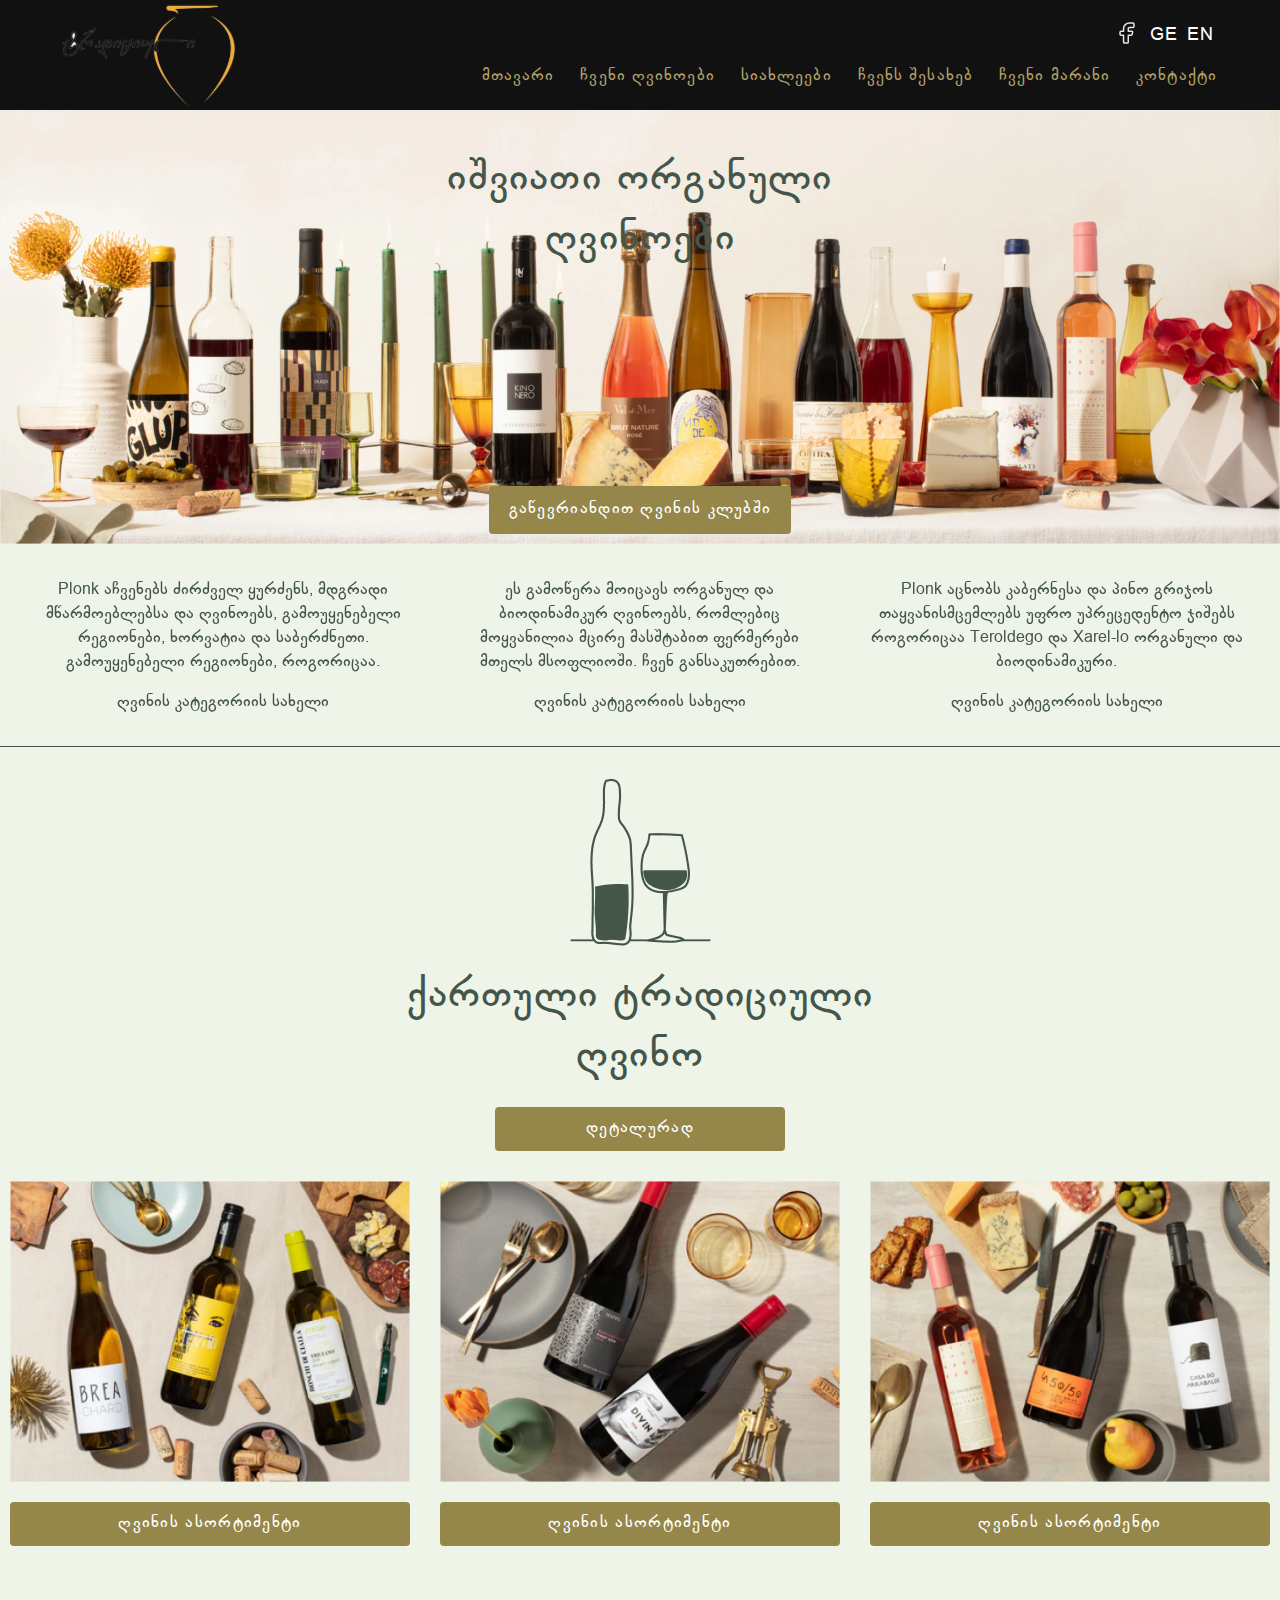
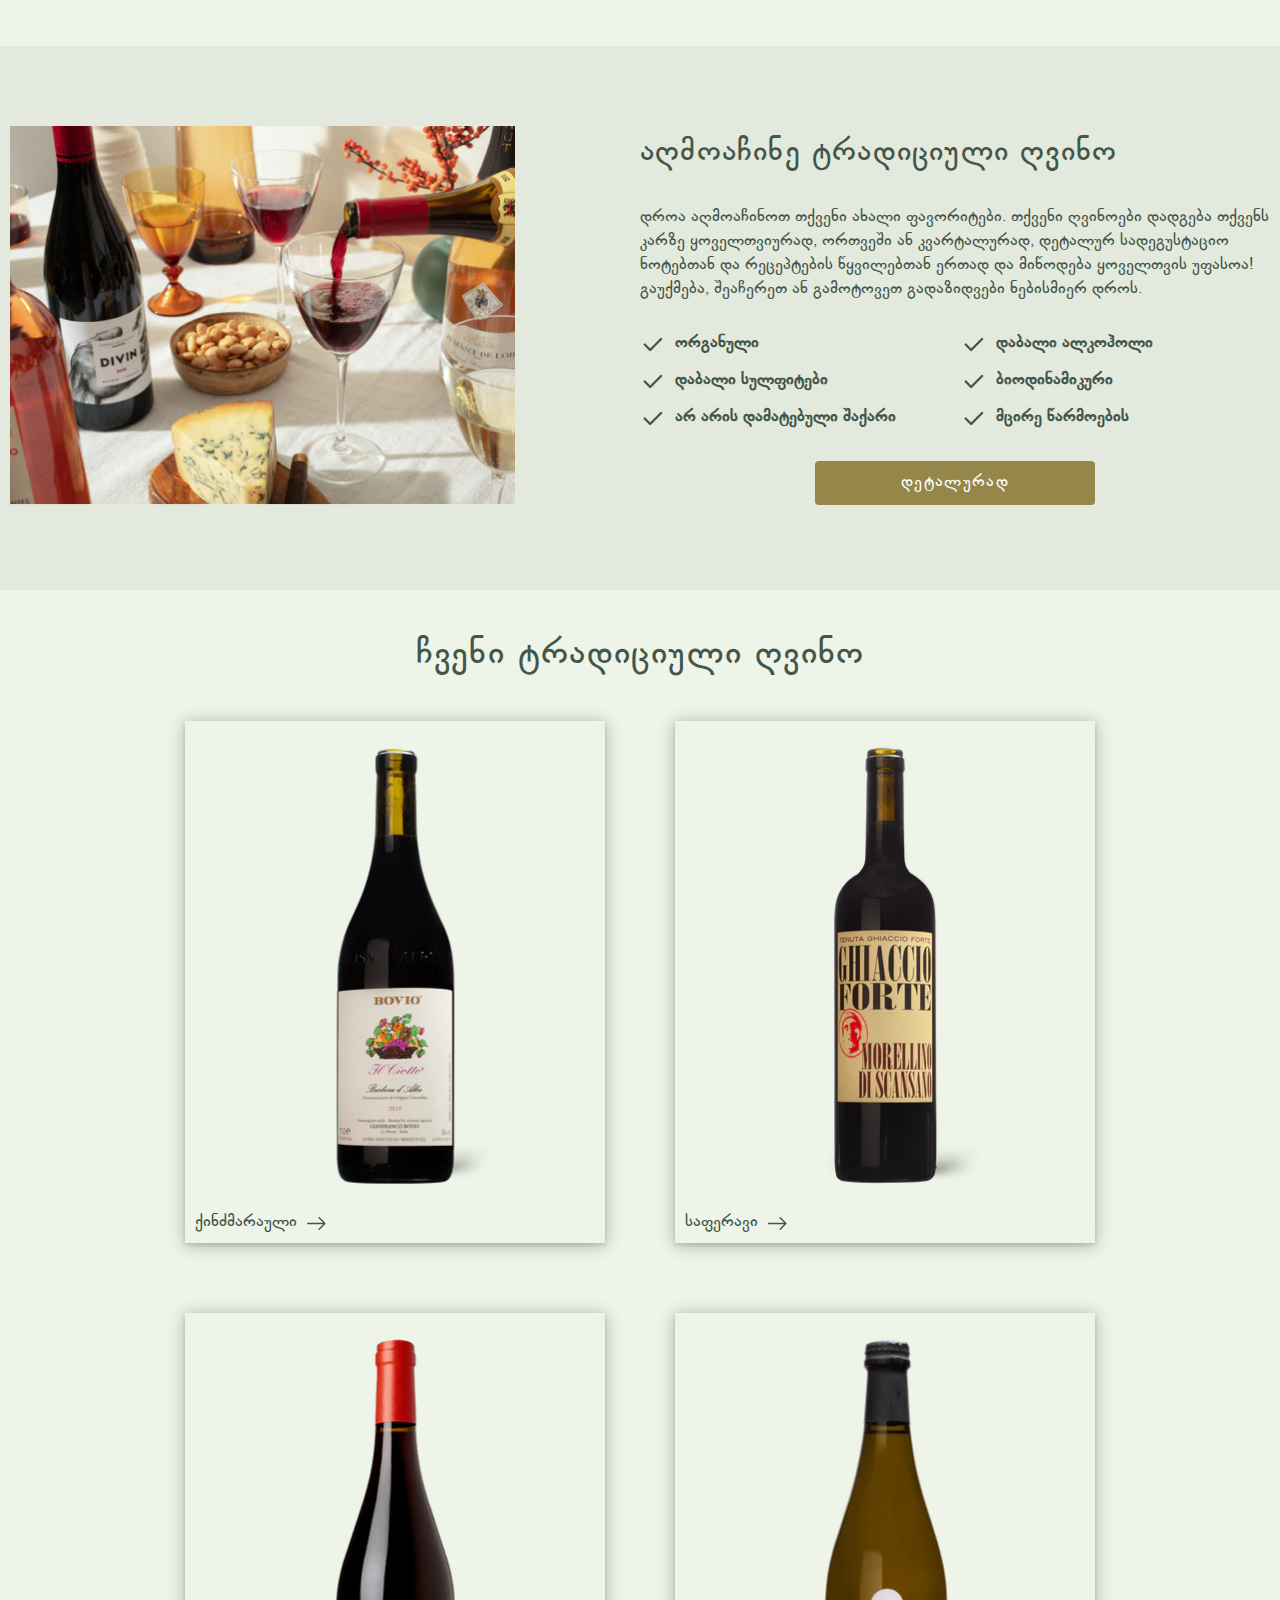
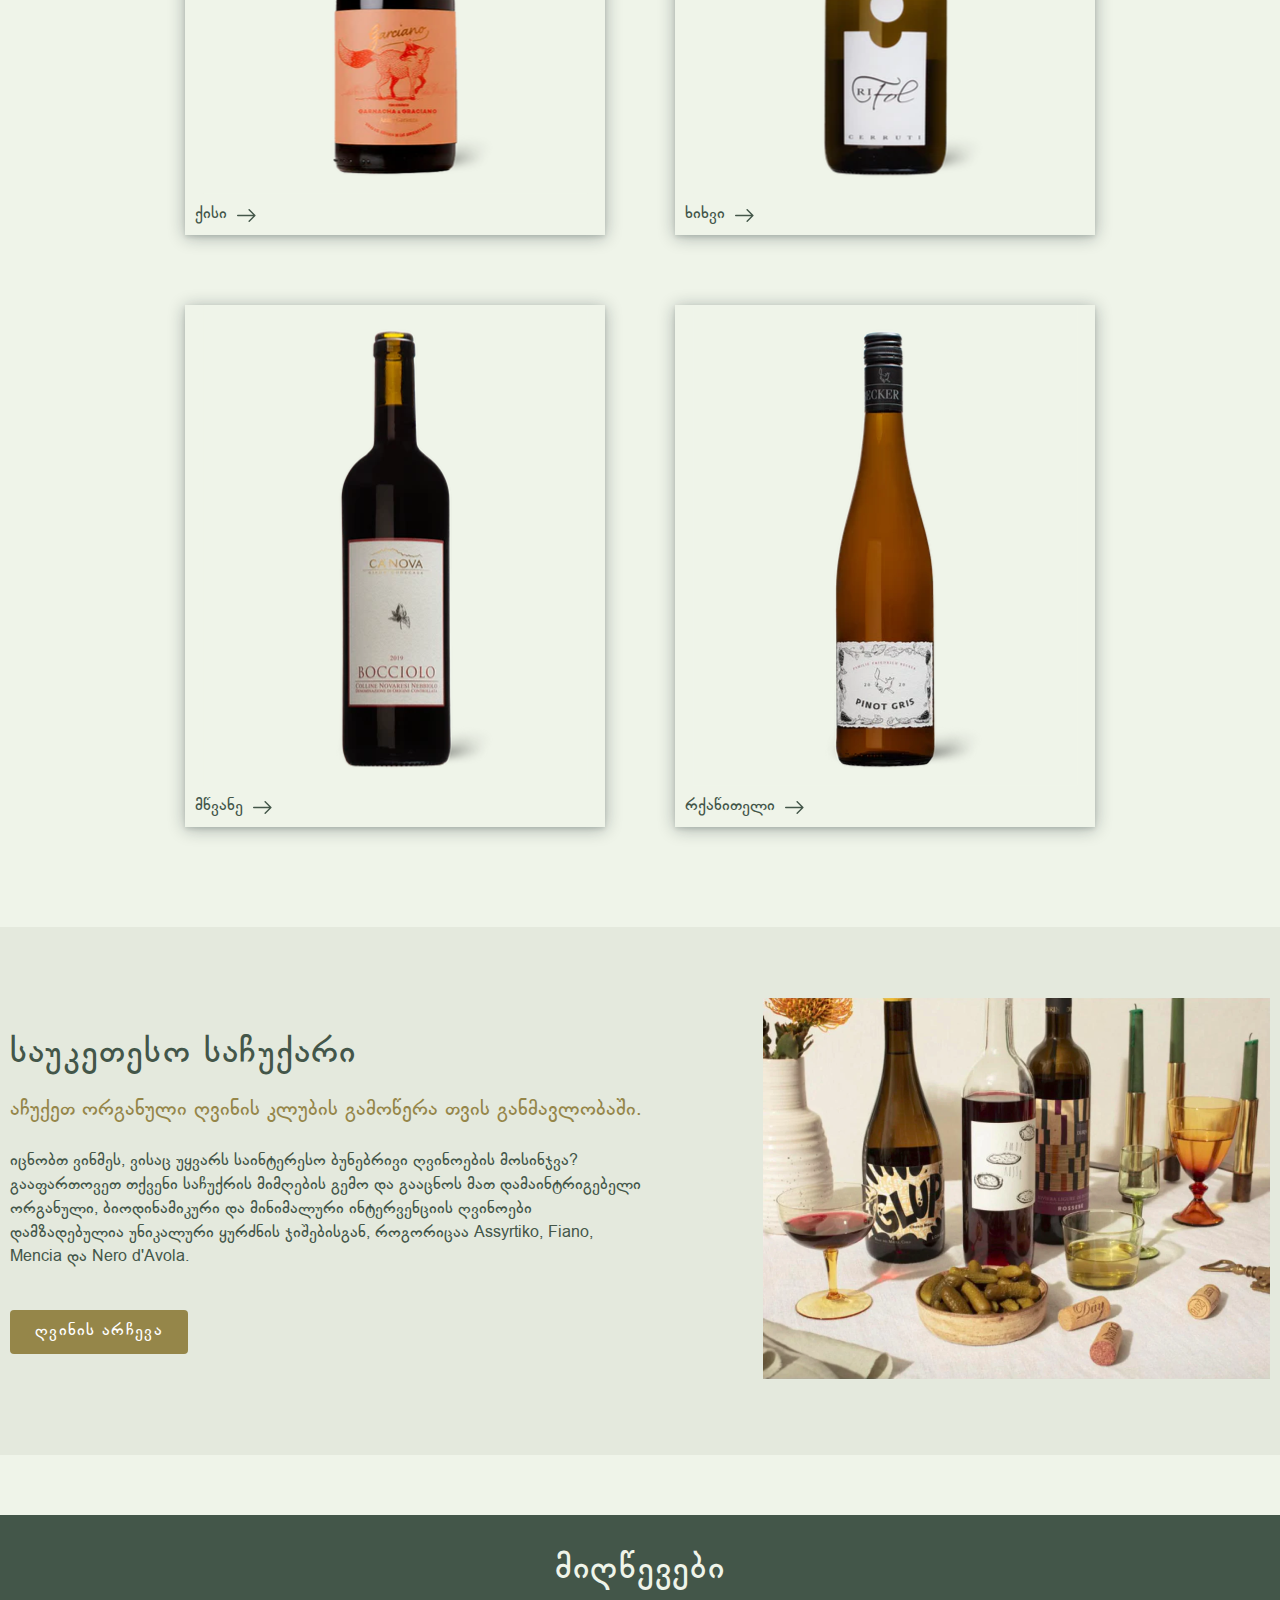
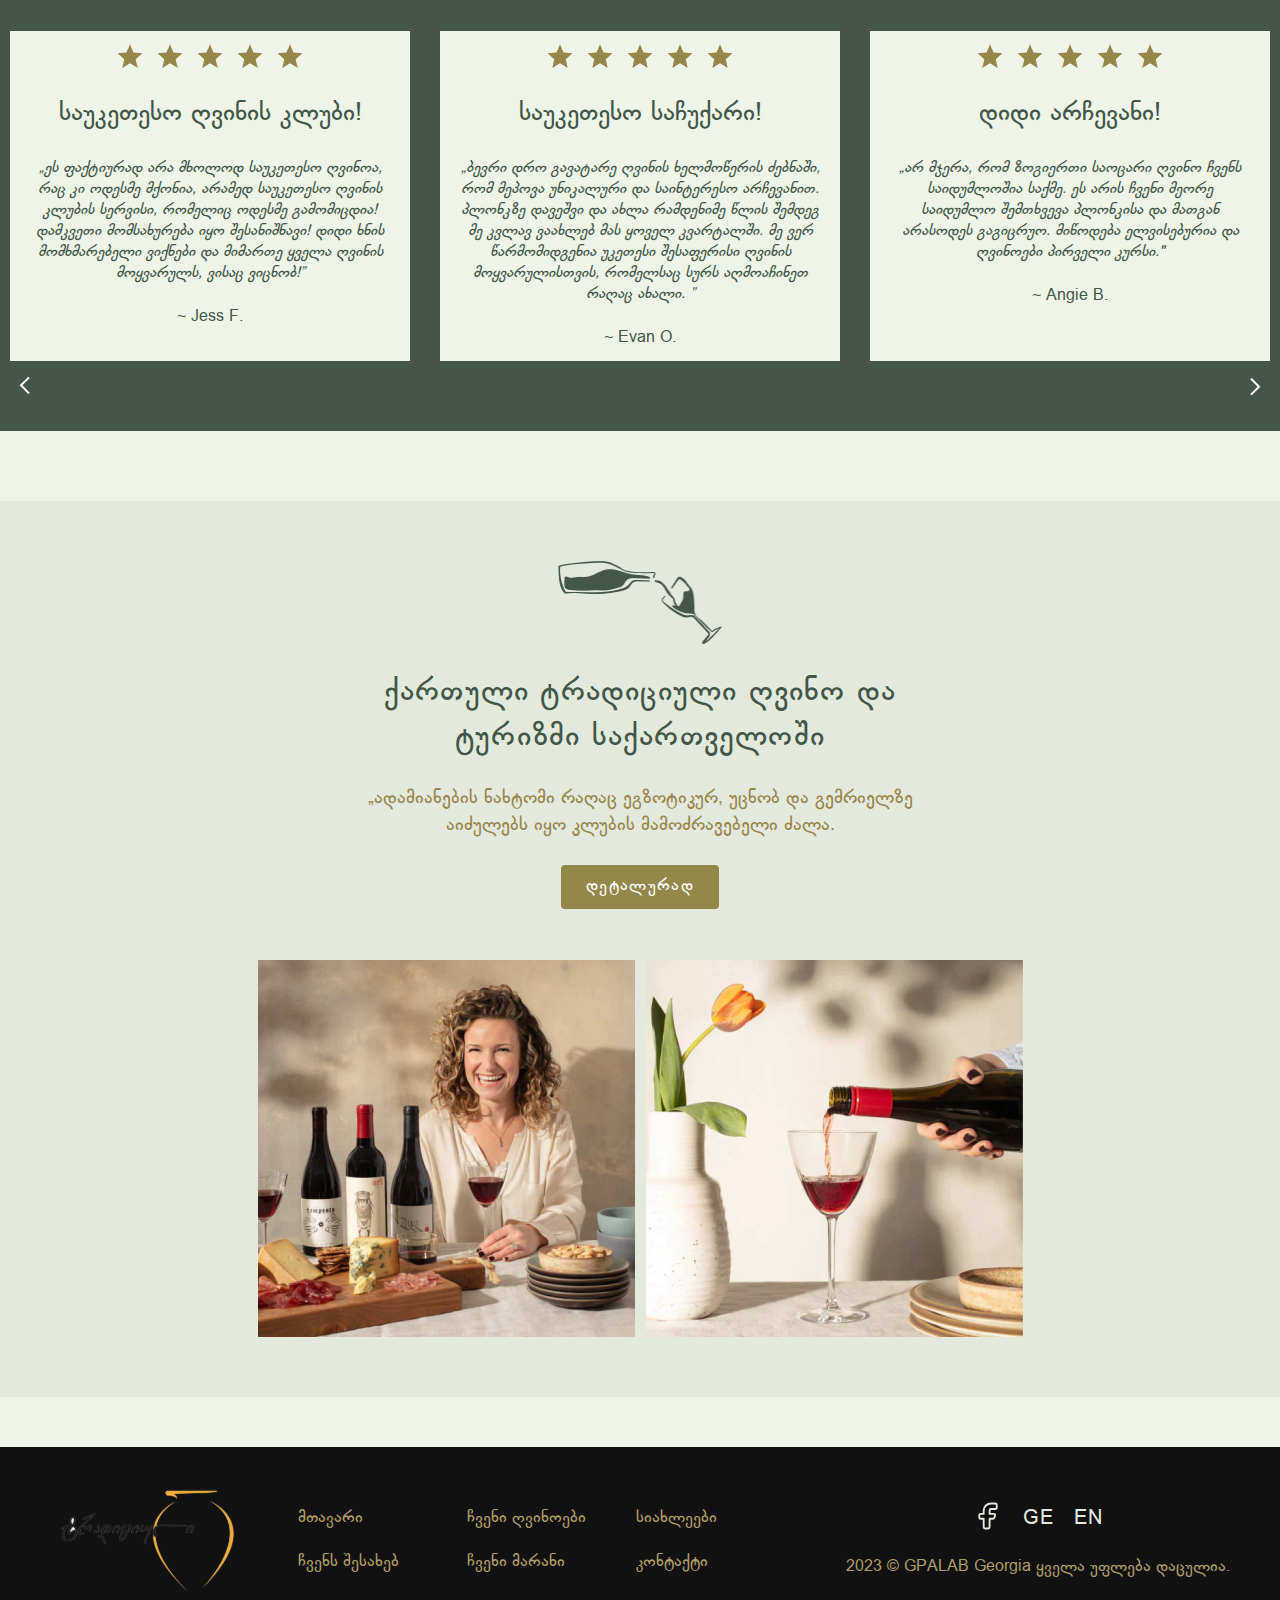
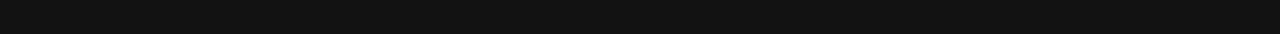
<file: index.html>
<!DOCTYPE html>
<html lang="en">
  <head>
  <meta charset="UTF-8" />
  <meta http-equiv="X-UA-Compatible" content="IE=edge" />
  <meta name="viewport" content="width=device-width, initial-scale=1.0" />
  <meta name="description" content="ქართული ტრადიციული ღვინო">
  <meta name="keywords" content="ღვინო">
  <meta name="Copyright" content="GPALAB Georgia"> 
  <meta name="format-detection" content="telephone=no">
  <meta name="format-detection" content="address=no">
  <meta property="og:type" content="website">
  <meta property="og:title" content="ქართული ტრადიციული ღვინო">
  <meta property="og:description" content="ქართული ტრადიციული ღვინო">
  <meta property="og:url" content="tradiciuli.ge">
  <link rel="canonical" href="tradiciuli.ge">
  <link rel="stylesheet" href="./css/style.css" />
  <title>Tradiciuli</title>
</head>

<body>
<header class="header">
  <div class="header__top">
    <a href="index.html" class="header__logo"><img src="./img/logo.svg" alt="Logo" /></a>
    <menu class="header__social-menu social-menu">
      <li class="social-menu__item">
        <a href="#" class="social-menu__link">
          <img src="./img/Icons/facebook.svg" alt="facebook icon">
        </a>
      </li>
      <li class="social-menu__item">
        <a href="#" class="social-menu__link">
          GE
        </a>
      </li>
      <li class="social-menu__item">
        <a href="#" class="social-menu__link">
          EN
        </a>
      </li>
    </menu>
  </div>
  <div class="header__navigation">
    <nav class="header__menu menu">
      <ul class="menu__list">
        <li class="menu__item">
          <a href="index.html" class="menu__link">მთავარი</a>
        </li>
        <li class="menu__item">
          <a href="wine.html" class="menu__link">ჩვენი ღვინოები</a>
        </li>
        <li class="menu__item">
          <a href="blog.html" class="menu__link">სიახლეები</a>
        </li>
        <li class="menu__item">
          <a href="about.html" class="menu__link">ჩვენს შესახებ</a>
        </li>
        <li class="menu__item">
          <a href="cellar.html" class="menu__link">ჩვენი მარანი</a>
        </li>
        <li class="menu__item">
          <a href="contact.html" class="menu__link">კონტაქტი</a>
        </li>
      </ul>
    </nav>
    <button type="button" class="menu__burger-toggler">
      <span class="menu__bar menu__half menu__top"></span>
      <span class="menu__bar"></span>
      <span class="menu__bar menu__half menu__bottom"></span>
    </button>
  </div>
</header>

  <main class="main">
    <section class="home__wine-club wine-club">
      <img src="./img/BG-images/home-bg-1.png" alt="Image">
      <div class="wine-club__content">
        <h1 class="wine-club__title _title">
          იშვიათი ორგანული ღვინოები
        </h1>
        <a href="#" class="wine-club__link _btn">გაწევრიანდით ღვინის კლუბში</a>
      </div>
    </section>
    <section class="home__description-slider description-slider">
      <div class="swiper description-slider__swiper">
        <div class="swiper-wrapper">
          <div class="swiper-slide description-slider__slide">
            <p class="description-slider__slide-text">
              Plonk აჩვენებს ძირძველ ყურძენს, მდგრადი მწარმოებლებსა და ღვინოებს, გამოუყენებელი რეგიონები, ხორვატია და საბერძნეთი.
              გამოუყენებელი რეგიონები, როგორიცაა.
            </p>
            <h2 class="description-slider__slide-title">
              ღვინის კატეგორიის სახელი
            </h2>
          </div>
          <div class="swiper-slide description-slider__slide">
            <p class="description-slider__slide-text">
              ეს გამოწერა მოიცავს ორგანულ და ბიოდინამიკურ ღვინოებს, რომლებიც მოყვანილია მცირე მასშტაბით
              ფერმერები მთელს მსოფლიოში. ჩვენ განსაკუთრებით.
            </p>
            <h2 class="description-slider__slide-title">
              ღვინის კატეგორიის სახელი
            </h2>
          </div>
          <div class="swiper-slide description-slider__slide">
            <p class="description-slider__slide-text">
              Plonk აცნობს კაბერნესა და პინო გრიჯოს თაყვანისმცემლებს უფრო უპრეცედენტო ჯიშებს
              როგორიცაა Teroldego და Xarel-lo ორგანული და ბიოდინამიკური.
            </p>
            <h2 class="description-slider__slide-title">
              ღვინის კატეგორიის სახელი
            </h2>
          </div>
        </div>
      </div>
    </section>
    <section class="home__wine-assortment wine-assortment">
      <div class="wine-assortment__logo">
        <img src="./img/BG-images/wine-assortment-logo.png" alt="Image">
      </div>
      <h2 class="wine-assortment__title _title">ქართული ტრადიციული ღვინო</h2>
      <a href="#" class="wine-assortment__link _btn">დეტალურად</a>
      <menu class="wine-assortment__list">
        <li class="wine-assortment__item">
          <div class="wine-assortment__item-image">
            <img src="./img/BG-images/w-a-bg-1.png" alt="Image">
          </div>
          <a href="#" class="wine-assortment__item-link _btn">ღვინის ასორტიმენტი</a>
        </li>
        <li class="wine-assortment__item">
          <div class="wine-assortment__item-image">
            <img src="./img/BG-images/w-a-bg-2.png" alt="Image">
          </div>
          <a href="#" class="wine-assortment__item-link _btn">ღვინის ასორტიმენტი</a>
        </li>
        <li class="wine-assortment__item">
          <div class="wine-assortment__item-image">
            <img src="./img/BG-images/w-a-bg-3.png" alt="Image">
          </div>
          <a href="#" class="wine-assortment__item-link _btn">ღვინის ასორტიმენტი</a>
        </li>
      </menu>
    </section>
    <section class="home__wine-characteristics wine-characteristics">
      <div class="wine-characteristics__container">
        <div class="wine-characteristics__image">
          <img src="./img/BG-images/wine-characteristics-bg.png" alt="Image">
        </div>
        <article class="wine-characteristics__content characteristics-content">
          <h2 class="characteristics-content__title _title">
            აღმოაჩინე ტრადიციული ღვინო
          </h2>
          <p class="characteristics-content__text">
            დროა აღმოაჩინოთ თქვენი ახალი ფავორიტები. თქვენი ღვინოები დადგება თქვენს კარზე ყოველთვიურად, ორთვეში ან
            კვარტალურად, დეტალურ სადეგუსტაციო ნოტებთან და რეცეპტების წყვილებთან ერთად და მიწოდება ყოველთვის უფასოა! გაუქმება,
            შეაჩერეთ ან გამოტოვეთ გადაზიდვები ნებისმიერ დროს.
          </p>
          <ul class="characteristics-content__list">
            <li class="characteristics-content__item">
              <img src="./img/Icons/ok-icon.svg" alt="Icon">
              <span>ორგანული</span>
            </li>
            <li class="characteristics-content__item">
              <img src="./img/Icons/ok-icon.svg" alt="Icon">
              <span>დაბალი ალკოჰოლი</span>
            </li>
            <li class="characteristics-content__item">
              <img src="./img/Icons/ok-icon.svg" alt="Icon">
              <span>დაბალი სულფიტები</span>
            </li>
            <li class="characteristics-content__item">
              <img src="./img/Icons/ok-icon.svg" alt="Icon">
              <span>ბიოდინამიკური</span>
            </li>
            <li class="characteristics-content__item">
              <img src="./img/Icons/ok-icon.svg" alt="Icon">
              <span>არ არის დამატებული შაქარი</span>
            </li>
            <li class="characteristics-content__item">
              <img src="./img/Icons/ok-icon.svg" alt="Icon">
              <span>მცირე წარმოების</span>
            </li>
          </ul>
          <a href="#" class="characteristics-content__link _btn">დეტალურად</a>
        </article>
      </div>
    </section>
    <section class="home__products">
      <h2 class="home__products-title _title">
        ჩვენი ტრადიციული ღვინო
      </h2>
      <div class="home__products-content">
        <a href="#" class="wine-product">
          <img src="./img/Products/w-1.png" alt="Image">
          <span>
            ქინძმარაული
            <img src="./img/Icons/arrow_icon.svg" alt="Icon">
          </span>
        </a>
        <a href="#" class="wine-product">
          <img src="./img/Products/w-2.png" alt="Image">
          <span>
            საფერავი
            <img src="./img/Icons/arrow_icon.svg" alt="Icon">
          </span>
        </a>
        <a href="#" class="wine-product">
          <img src="./img/Products/w-3.png" alt="Image">
          <span>
            ქისი
            <img src="./img/Icons/arrow_icon.svg" alt="Icon">
          </span>
        </a>
        <a href="#" class="wine-product">
          <img src="./img/Products/w-4.png" alt="Image">
          <span>
            ხიხვი
            <img src="./img/Icons/arrow_icon.svg" alt="Icon">
          </span>
        </a>
        <a href="#" class="wine-product">
          <img src="./img/Products/w-5.png" alt="Image">
          <span>
            მწვანე
            <img src="./img/Icons/arrow_icon.svg" alt="Icon">
          </span>
        </a>
        <a href="#" class="wine-product">
          <img src="./img/Products/w-6.png" alt="Image">
          <span>
            რქაწითელი
            <img src="./img/Icons/arrow_icon.svg" alt="Icon">
          </span>
        </a>
      </div>
    </section>
    <section class="home__gift home-gift">
      <div class="home-gift__container">
        <article class="home-gift__content">
          <h2 class="home-gift__title _title">
            საუკეთესო საჩუქარი
          </h2>
          <h3 class="home-gift__sub-title">
            აჩუქეთ ორგანული ღვინის კლუბის გამოწერა თვის განმავლობაში.
          </h3>
          <p class="home-gift__text">
            იცნობთ ვინმეს, ვისაც უყვარს საინტერესო ბუნებრივი ღვინოების მოსინჯვა? გააფართოვეთ თქვენი საჩუქრის მიმღების გემო
            და გააცნოს მათ დამაინტრიგებელი ორგანული, ბიოდინამიკური და მინიმალური ინტერვენციის ღვინოები
            დამზადებულია უნიკალური ყურძნის ჯიშებისგან, როგორიცაა Assyrtiko, Fiano, Mencia და Nero d'Avola.
          </p>
          <a href="#" class="home-gift__link _btn">
            ღვინის არჩევა
          </a>
        </article>
        <div class="home-gift__image">
          <img src="./img/BG-images/gift-bg.png" alt="Image">
        </div>
      </div>
    </section>
    <section class="home__achievement home-achievement">
      <div class="home-achievement__container">
        <h2 class="home-achievement__title _title">მიღწევები</h2>
        <div class="swiper home-achievement__swiper">
          <div class="swiper-wrapper">
            <div class="swiper-slide home-achievement__slide">
              <div class="home-achievement__slide-stars">
                <img src="./img/Icons/star_icon.svg" alt="Icon">
                <img src="./img/Icons/star_icon.svg" alt="Icon">
                <img src="./img/Icons/star_icon.svg" alt="Icon">
                <img src="./img/Icons/star_icon.svg" alt="Icon">
                <img src="./img/Icons/star_icon.svg" alt="Icon">
              </div>
              <h3 class="home-achievement__slide-title">
                საუკეთესო ღვინის კლუბი!
              </h3>
              <p class="home-achievement__slide-text">
                „ეს ფაქტიურად არა მხოლოდ საუკეთესო ღვინოა, რაც კი ოდესმე მქონია, არამედ
                საუკეთესო ღვინის კლუბის სერვისი, რომელიც ოდესმე გამომიცდია! დამკვეთი
                მომსახურება იყო შესანიშნავი! დიდი ხნის მომხმარებელი ვიქნები და
                მიმართე ყველა ღვინის მოყვარულს, ვისაც ვიცნობ!”
              </p>
              <h4 class="home-achievement__slide-autor">~ Jess F.</h4>
            </div>
            <div class="swiper-slide home-achievement__slide">
              <div class="home-achievement__slide-stars">
                <img src="./img/Icons/star_icon.svg" alt="Icon">
                <img src="./img/Icons/star_icon.svg" alt="Icon">
                <img src="./img/Icons/star_icon.svg" alt="Icon">
                <img src="./img/Icons/star_icon.svg" alt="Icon">
                <img src="./img/Icons/star_icon.svg" alt="Icon">
              </div>
              <h3 class="home-achievement__slide-title">
                საუკეთესო საჩუქარი!
              </h3>
              <p class="home-achievement__slide-text">
                „ბევრი დრო გავატარე ღვინის ხელმოწერის ძებნაში, რომ მეპოვა
                უნიკალური და საინტერესო არჩევანით. პლონკზე დავეშვი და
                ახლა რამდენიმე წლის შემდეგ მე კვლავ ვაახლებ მას ყოველ კვარტალში. მე
                ვერ წარმომიდგენია უკეთესი შესაფერისი ღვინის მოყვარულისთვის, რომელსაც სურს
                აღმოაჩინეთ რაღაც ახალი. ”
              </p>
              <h4 class="home-achievement__slide-autor">~ Evan O.</h4>
            </div>
            <div class="swiper-slide home-achievement__slide">
              <div class="home-achievement__slide-stars">
                <img src="./img/Icons/star_icon.svg" alt="Icon">
                <img src="./img/Icons/star_icon.svg" alt="Icon">
                <img src="./img/Icons/star_icon.svg" alt="Icon">
                <img src="./img/Icons/star_icon.svg" alt="Icon">
                <img src="./img/Icons/star_icon.svg" alt="Icon">
              </div>
              <h3 class="home-achievement__slide-title">
                დიდი არჩევანი!
              </h3>
              <p class="home-achievement__slide-text">
                „არ მჯერა, რომ ზოგიერთი საოცარი ღვინო ჩვენს საიდუმლოშია
                საქმე. ეს არის ჩვენი მეორე საიდუმლო შემთხვევა პლონკისა და მათგან
                არასოდეს გაგიცრუო. მიწოდება ელვისებურია და ღვინოები
                პირველი კურსი."
              </p>
              <h4 class="home-achievement__slide-autor">~ Angie B.</h4>
            </div>
          </div>
        </div>
        <div class="home-achievement__slider-buttons">
          <div class="swiper-button-prev home-achievement__slider-button-prev">
            <img src="./img/Icons/slider-arrow_icon.svg" alt="Icon">
          </div>
          <div class="swiper-button-next home-achievement__slider-button-next">
            <img src="./img/Icons/slider-arrow_icon.svg" alt="Icon">
          </div>
        </div>
      </div>
    </section>
    <section class="home__wine-turismo home-wine-turismo">
      <article class="home-wine-turismo__container">
        <div class="home-wine-turismo__images">
          <img src="./img/BG-images/turismo-bg-1.png" alt="Image">
          <img src="./img/BG-images/turismo-bg-2.png" alt="Image">
        </div>
        <article class="home-wine-turismo__content">
          <div class="home-wine-turismo__img">
            <img src="./img/BG-images/turismo-icon.png" alt="Icon">
          </div>
          <h2 class="home-wine-turismo__title _title">
            ქართული ტრადიციული ღვინო და 
            ტურიზმი საქართველოში
          </h2>
          <p class="home-wine-turismo__text">
            „ადამიანების ნახტომი რაღაც ეგზოტიკურ, უცნობ და გემრიელზე აიძულებს
            იყო კლუბის მამოძრავებელი ძალა.
          </p>
          <a href="#" class="home-wine-turismo__link _btn">დეტალურად</a>
        </article>
      </div>
    </section>
  </main>
<footer class="footer">
  <div class="footer__logo-navigation">
    <img src="./img/logo.svg" alt="Logo">
    <ul class="footer__navlist">
      <li class="footer__navitem">
        <a href="#" class="footer__navlink">მთავარი</a>
      </li>
      <li class="footer__navitem">
        <a href="#" class="footer__navlink">ჩვენი ღვინოები</a>
      </li>
      <li class="footer__navitem">
        <a href="#" class="footer__navlink">სიახლეები</a>
      </li>
      <li class="footer__navitem">
        <a href="#" class="footer__navlink">ჩვენს შესახებ</a>
      </li>
      <li class="footer__navitem">
        <a href="#" class="footer__navlink">ჩვენი მარანი</a>
      </li>
      <li class="footer__navitem">
        <a href="#" class="footer__navlink">კონტაქტი</a>
      </li>
    </ul>
  </div>
  <div class="footer__social-copyright">
    <menu class="footer__social-menu">
      <li class="footer__social-menu-item">
        <a href="#" class="footer__social-menu-link">
          <img src="./img/Icons/facebook.svg" alt="facebook icon">
        </a>
      </li>
      <li class="footer__social-menu-item">
        <a href="#" class="footer__social-menu-link">
          GE
        </a>
      </li>
      <li class="footer__social-menu-item">
        <a href="#" class="footer__social-menu-link">
          EN
        </a>
      </li>
    </menu>
    <p class="footer__copyright">
      2023 &copy; GPALAB Georgia ყველა უფლება დაცულია.
    </p>
  </div>
</footer>
  <script src="./js/app.min.js"></script>
</body>
</html>
</file>
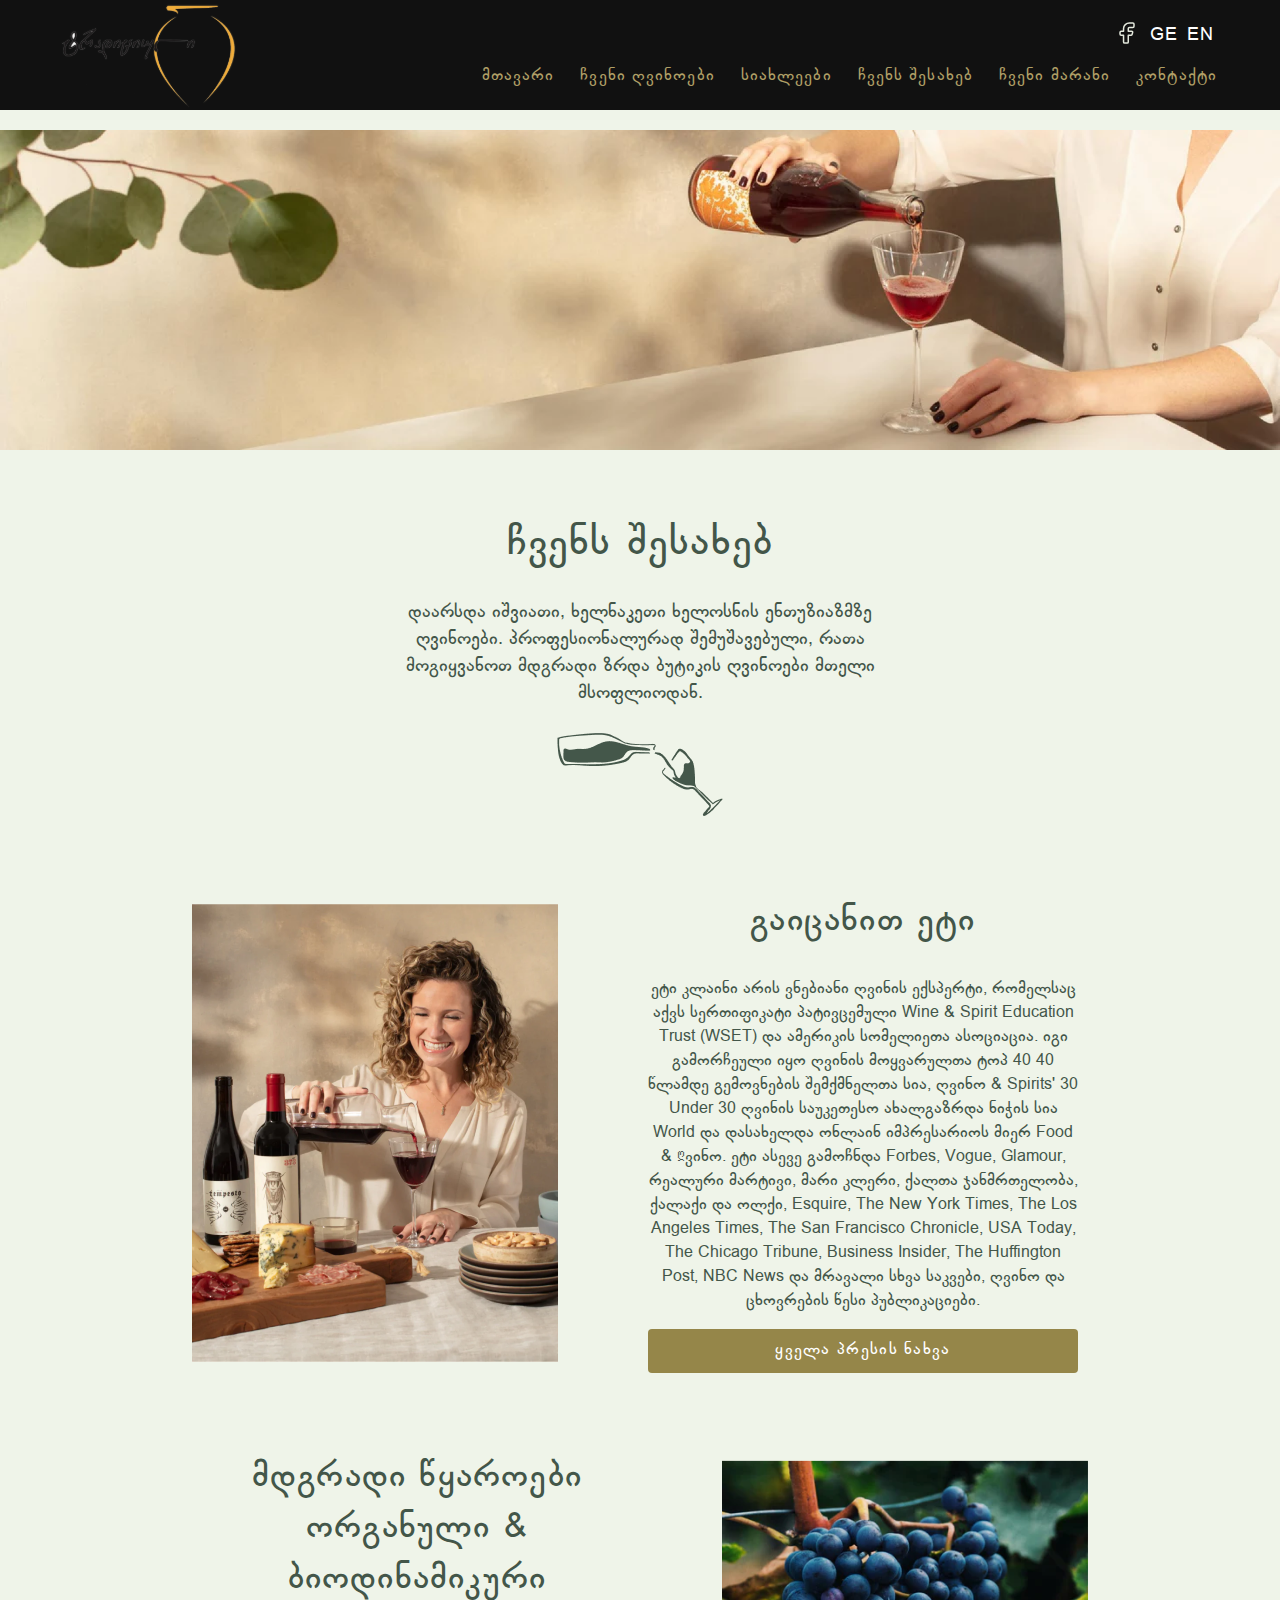
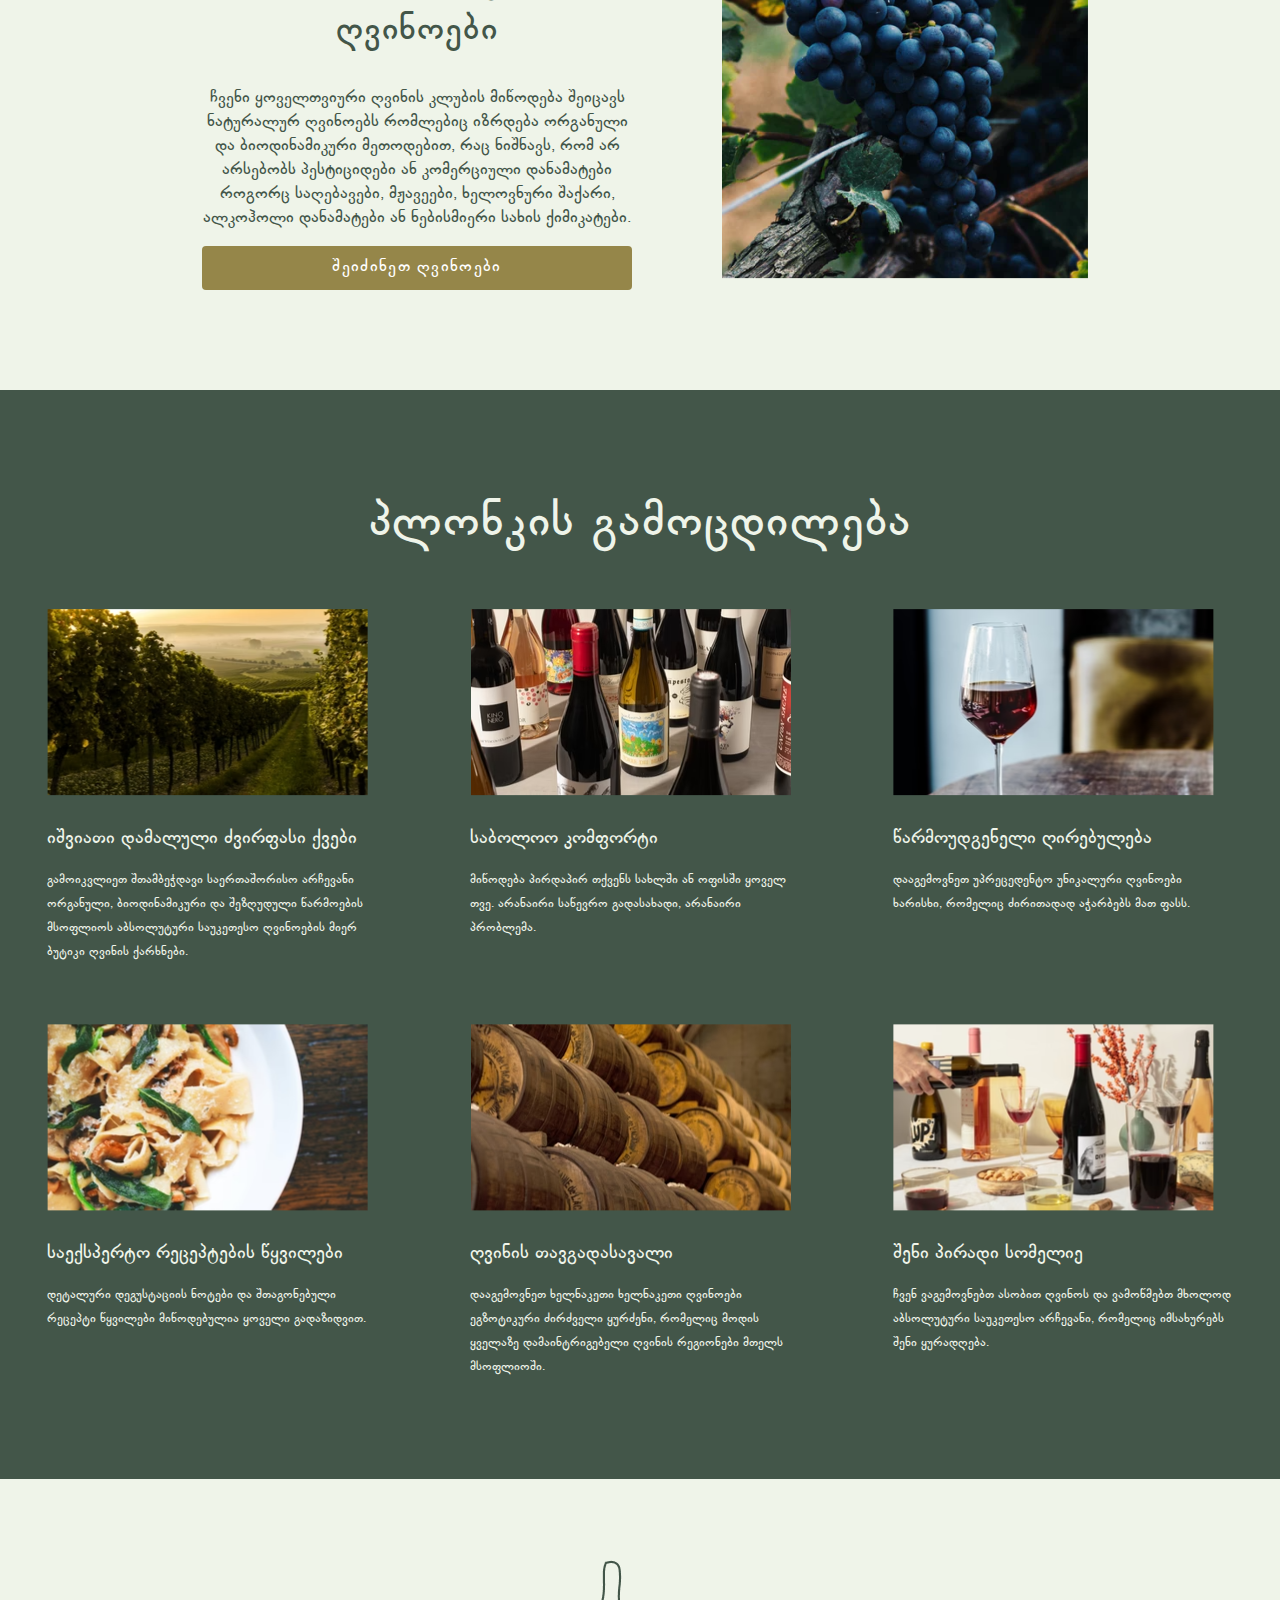
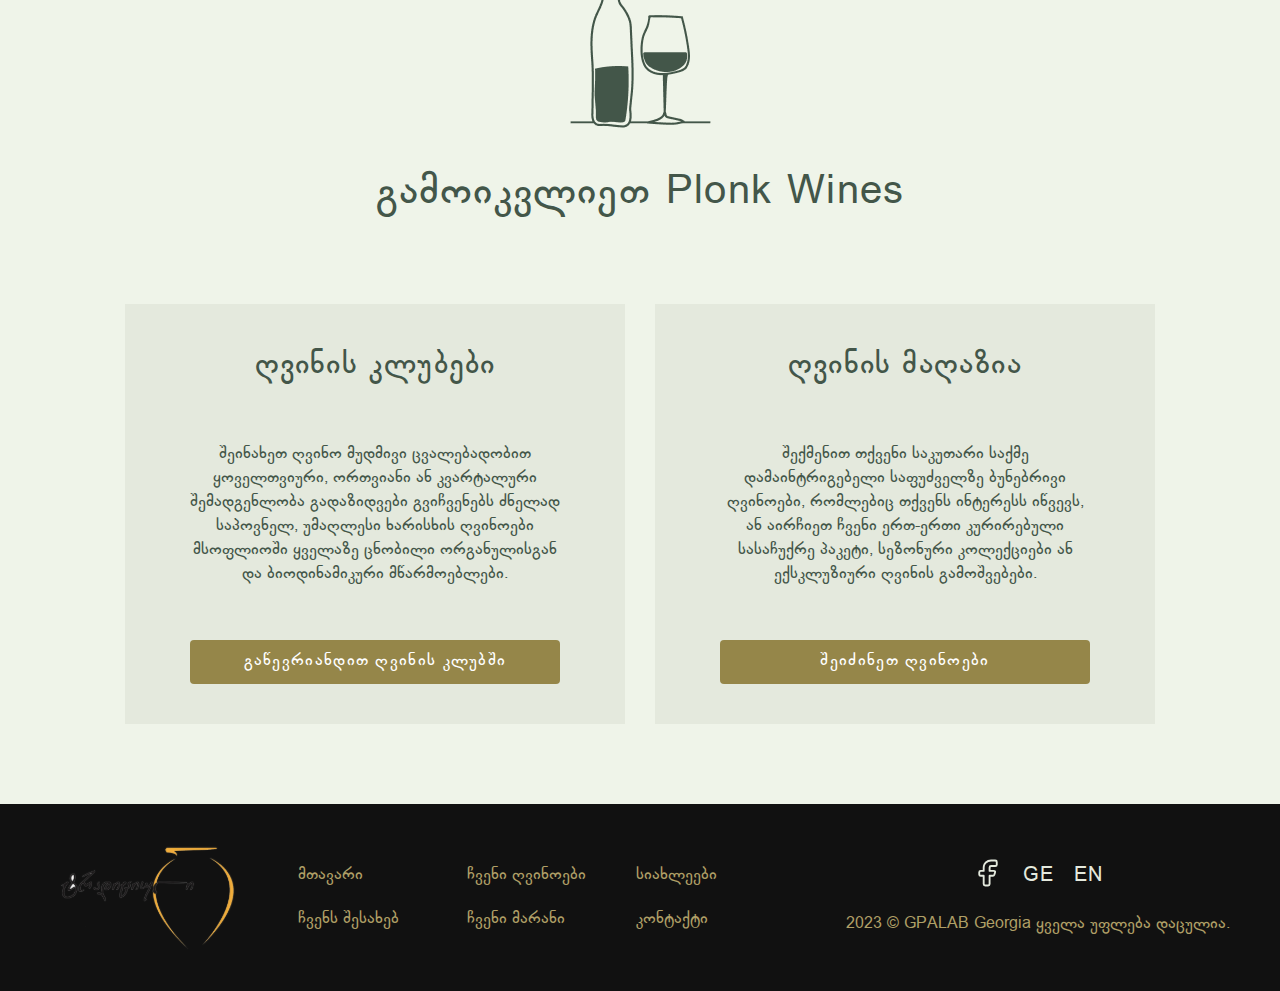
<file: about.html>
<!DOCTYPE html>
<html lang="en">
  <head>
  <meta charset="UTF-8" />
  <meta http-equiv="X-UA-Compatible" content="IE=edge" />
  <meta name="viewport" content="width=device-width, initial-scale=1.0" />
  <meta name="description" content="ქართული ტრადიციული ღვინო">
  <meta name="keywords" content="ღვინო">
  <meta name="Copyright" content="GPALAB Georgia"> 
  <meta name="format-detection" content="telephone=no">
  <meta name="format-detection" content="address=no">
  <meta property="og:type" content="website">
  <meta property="og:title" content="ქართული ტრადიციული ღვინო">
  <meta property="og:description" content="ქართული ტრადიციული ღვინო">
  <meta property="og:url" content="tradiciuli.ge">
  <link rel="canonical" href="tradiciuli.ge">
  <link rel="stylesheet" href="./css/style.css" />
  <title>Tradiciuli</title>
</head>

<body>
<header class="header">
  <div class="header__top">
    <a href="index.html" class="header__logo"><img src="./img/logo.svg" alt="Logo" /></a>
    <menu class="header__social-menu social-menu">
      <li class="social-menu__item">
        <a href="#" class="social-menu__link">
          <img src="./img/Icons/facebook.svg" alt="facebook icon">
        </a>
      </li>
      <li class="social-menu__item">
        <a href="#" class="social-menu__link">
          GE
        </a>
      </li>
      <li class="social-menu__item">
        <a href="#" class="social-menu__link">
          EN
        </a>
      </li>
    </menu>
  </div>
  <div class="header__navigation">
    <nav class="header__menu menu">
      <ul class="menu__list">
        <li class="menu__item">
          <a href="index.html" class="menu__link">მთავარი</a>
        </li>
        <li class="menu__item">
          <a href="wine.html" class="menu__link">ჩვენი ღვინოები</a>
        </li>
        <li class="menu__item">
          <a href="blog.html" class="menu__link">სიახლეები</a>
        </li>
        <li class="menu__item">
          <a href="about.html" class="menu__link">ჩვენს შესახებ</a>
        </li>
        <li class="menu__item">
          <a href="cellar.html" class="menu__link">ჩვენი მარანი</a>
        </li>
        <li class="menu__item">
          <a href="contact.html" class="menu__link">კონტაქტი</a>
        </li>
      </ul>
    </nav>
    <button type="button" class="menu__burger-toggler">
      <span class="menu__bar menu__half menu__top"></span>
      <span class="menu__bar"></span>
      <span class="menu__bar menu__half menu__bottom"></span>
    </button>
  </div>
</header>

  <main class="main">
    <section class="about__head about-head">
      <div class="about-head__image">
        <img src="./img/BG-images/about-bg.png" alt="Image">
      </div>
      <div class="about-head__content">
        <h2 class="about-head__title _title">ჩვენს შესახებ</h2>
        <p class="about-head__text">
          დაარსდა იშვიათი, ხელნაკეთი ხელოსნის ენთუზიაზმზე
          ღვინოები. პროფესიონალურად შემუშავებული, რათა მოგიყვანოთ მდგრადი ზრდა
          ბუტიკის ღვინოები მთელი მსოფლიოდან.
        </p>
        <img src="./img/BG-images/turismo-icon.png" alt="Icon" class="about-head__logo">
      </div>
    </section>
    <section class="about__team about-team">
      <article class="about-team__box">
        <div class="about-team__box-image">
          <img src="./img/BG-images/About-team-1.png" alt="Image">
        </div>
        <div class="about-team__box-content">
          <h2 class="about-team__box-title _title">
            გაიცანით ეტი
          </h2>
          <p class="about-team__box-text">
            ეტი კლაინი არის ვნებიანი ღვინის ექსპერტი, რომელსაც აქვს სერთიფიკატი
            პატივცემული Wine & Spirit Education Trust (WSET) და
            ამერიკის სომელიეთა ასოციაცია. იგი გამორჩეული იყო
            ღვინის მოყვარულთა ტოპ 40 40 წლამდე გემოვნების შემქმნელთა სია, ღვინო
            & Spirits' 30 Under 30 ღვინის საუკეთესო ახალგაზრდა ნიჭის სია
            World და დასახელდა ონლაინ იმპრესარიოს მიერ Food &
            Ღვინო. ეტი ასევე გამოჩნდა Forbes, Vogue, Glamour,
            რეალური მარტივი, მარი კლერი, ქალთა ჯანმრთელობა, ქალაქი და
            ოლქი, Esquire, The New York Times, The Los Angeles
            Times, The San Francisco Chronicle, USA Today, The
            Chicago Tribune, Business Insider, The Huffington Post,
            NBC News და მრავალი სხვა საკვები, ღვინო და ცხოვრების წესი
            პუბლიკაციები.
          </p>
          <a href="#" class="about-team__box-link _btn">ყველა პრესის ნახვა</a>
        </div>
      </article>
      <article class="about-team__box">
        <div class="about-team__box-image">
          <img src="./img/BG-images/About-team-2.png" alt="Image">
        </div>
        <div class="about-team__box-content">
          <h2 class="about-team__box-title _title">
            მდგრადი წყაროები ორგანული
            & ბიოდინამიკური ღვინოები
          </h2>
          <p class="about-team__box-text">
            ჩვენი ყოველთვიური ღვინის კლუბის მიწოდება შეიცავს ნატურალურ ღვინოებს
            რომლებიც იზრდება ორგანული და ბიოდინამიკური მეთოდებით,
            რაც ნიშნავს, რომ არ არსებობს პესტიციდები ან კომერციული დანამატები
            როგორც საღებავები, მჟავეები, ხელოვნური შაქარი, ალკოჰოლი
            დანამატები ან ნებისმიერი სახის ქიმიკატები.
          </p>
          <a href="#" class="about-team__box-link _btn">შეიძინეთ ღვინოები</a>
        </div>
      </article>
    </section>
    <section class="about__experience about-experience">
      <div class="about-experience__container">
        <h2 class="about-experience__title _title">
          პლონკის გამოცდილება
        </h2>
        <div class="about-experience__content">
          <article class="about-experience__content-box about-experience-content-box">
            <div class="about-experience-content-box__image">
              <img src="./img/BG-images/About_Experience-1.png" alt="Image">
            </div>
            <h3 class="about-experience-content-box__title">
              იშვიათი დამალული ძვირფასი ქვები
            </h3>
            <p class="about-experience-content-box__text">
              გამოიკვლიეთ შთამბეჭდავი საერთაშორისო არჩევანი
              ორგანული, ბიოდინამიკური და შეზღუდული წარმოების
              მსოფლიოს აბსოლუტური საუკეთესო ღვინოების მიერ
              ბუტიკი ღვინის ქარხნები.
            </p>
          </article>
          <article class="about-experience__content-box about-experience-content-box">
            <div class="about-experience-content-box__image">
              <img src="./img/BG-images/About_Experience-2.png" alt="Image">
            </div>
            <h3 class="about-experience-content-box__title">
              საბოლოო კომფორტი
            </h3>
            <p class="about-experience-content-box__text">
              მიწოდება პირდაპირ თქვენს სახლში ან ოფისში
              ყოველ თვე. არანაირი საწევრო გადასახადი, არანაირი პრობლემა.
            </p>
          </article>
          <article class="about-experience__content-box about-experience-content-box">
            <div class="about-experience-content-box__image">
              <img src="./img/BG-images/About_Experience-3.png" alt="Image">
            </div>
            <h3 class="about-experience-content-box__title">
              წარმოუდგენელი ღირებულება
            </h3>
            <p class="about-experience-content-box__text">
              დააგემოვნეთ უპრეცედენტო უნიკალური ღვინოები
              ხარისხი, რომელიც ძირითადად აჭარბებს მათ ფასს.
            </p>
          </article>
          <article class="about-experience__content-box about-experience-content-box">
            <div class="about-experience-content-box__image">
              <img src="./img/BG-images/About_Experience-4.png" alt="Image">
            </div>
            <h3 class="about-experience-content-box__title">
              საექსპერტო რეცეპტების წყვილები
            </h3>
            <p class="about-experience-content-box__text">
              დეტალური დეგუსტაციის ნოტები და შთაგონებული რეცეპტი
              წყვილები მიწოდებულია ყოველი გადაზიდვით.
            </p>
          </article>
          <article class="about-experience__content-box about-experience-content-box">
            <div class="about-experience-content-box__image">
              <img src="./img/BG-images/About_Experience-5.png" alt="Image">
            </div>
            <h3 class="about-experience-content-box__title">
              ღვინის თავგადასავალი
            </h3>
            <p class="about-experience-content-box__text">
              დააგემოვნეთ ხელნაკეთი ხელნაკეთი ღვინოები
              ეგზოტიკური ძირძველი ყურძენი, რომელიც მოდის
              ყველაზე დამაინტრიგებელი ღვინის რეგიონები მთელს მსოფლიოში.
            </p>
          </article>
          <article class="about-experience__content-box about-experience-content-box">
            <div class="about-experience-content-box__image">
              <img src="./img/BG-images/About_Experience-6.png" alt="Image">
            </div>
            <h3 class="about-experience-content-box__title">
              შენი პირადი სომელიე
            </h3>
            <p class="about-experience-content-box__text">
              ჩვენ ვაგემოვნებთ ასობით ღვინოს და ვამოწმებთ
              მხოლოდ აბსოლუტური საუკეთესო არჩევანი, რომელიც იმსახურებს
              შენი ყურადღება.
            </p>
          </article>
        </div>
      </div>
    </section>
    <section class="about__explore">
      <div class="about__explore-icon">
        <img src="./img/BG-images/wine-assortment-logo.png" alt="Icon">
      </div>
      <h2 class="about__explore-title _title">
        გამოიკვლიეთ Plonk Wines
      </h2>
      <div class="about__explore-content about-explore-content">
        <article class="about-explore-content__box">
          <h3 class="about-explore-content__box-title _title">
            ღვინის კლუბები
          </h3>
          <p class="about-explore-content__box-text">
            შეინახეთ ღვინო მუდმივი ცვალებადობით
            ყოველთვიური, ორთვიანი ან კვარტალური შემადგენლობა
            გადაზიდვები გვიჩვენებს ძნელად საპოვნელ, უმაღლესი ხარისხის
            ღვინოები მსოფლიოში ყველაზე ცნობილი ორგანულისგან
            და ბიოდინამიკური მწარმოებლები.
          </p>
          <a href="#" class="about-explore-content__box-link _btn">
            გაწევრიანდით ღვინის კლუბში
          </a>
        </article>
        <article class="about-explore-content__box">
          <h3 class="about-explore-content__box-title _title">
            ღვინის მაღაზია
          </h3>
          <p class="about-explore-content__box-text">
            შექმენით თქვენი საკუთარი საქმე დამაინტრიგებელი საფუძველზე
            ბუნებრივი ღვინოები, რომლებიც თქვენს ინტერესს იწვევს, ან აირჩიეთ
            ჩვენი ერთ-ერთი კურირებული სასაჩუქრე პაკეტი, სეზონური
            კოლექციები ან ექსკლუზიური ღვინის გამოშვებები.
          </p>
          <a href="#" class="about-explore-content__box-link _btn">
            შეიძინეთ ღვინოები
          </a>
        </article>
      </div>
    </section>
  </main>
<footer class="footer">
  <div class="footer__logo-navigation">
    <img src="./img/logo.svg" alt="Logo">
    <ul class="footer__navlist">
      <li class="footer__navitem">
        <a href="#" class="footer__navlink">მთავარი</a>
      </li>
      <li class="footer__navitem">
        <a href="#" class="footer__navlink">ჩვენი ღვინოები</a>
      </li>
      <li class="footer__navitem">
        <a href="#" class="footer__navlink">სიახლეები</a>
      </li>
      <li class="footer__navitem">
        <a href="#" class="footer__navlink">ჩვენს შესახებ</a>
      </li>
      <li class="footer__navitem">
        <a href="#" class="footer__navlink">ჩვენი მარანი</a>
      </li>
      <li class="footer__navitem">
        <a href="#" class="footer__navlink">კონტაქტი</a>
      </li>
    </ul>
  </div>
  <div class="footer__social-copyright">
    <menu class="footer__social-menu">
      <li class="footer__social-menu-item">
        <a href="#" class="footer__social-menu-link">
          <img src="./img/Icons/facebook.svg" alt="facebook icon">
        </a>
      </li>
      <li class="footer__social-menu-item">
        <a href="#" class="footer__social-menu-link">
          GE
        </a>
      </li>
      <li class="footer__social-menu-item">
        <a href="#" class="footer__social-menu-link">
          EN
        </a>
      </li>
    </menu>
    <p class="footer__copyright">
      2023 &copy; GPALAB Georgia ყველა უფლება დაცულია.
    </p>
  </div>
</footer>
  <script src="./js/app.min.js"></script>
</body>
</html>
</file>
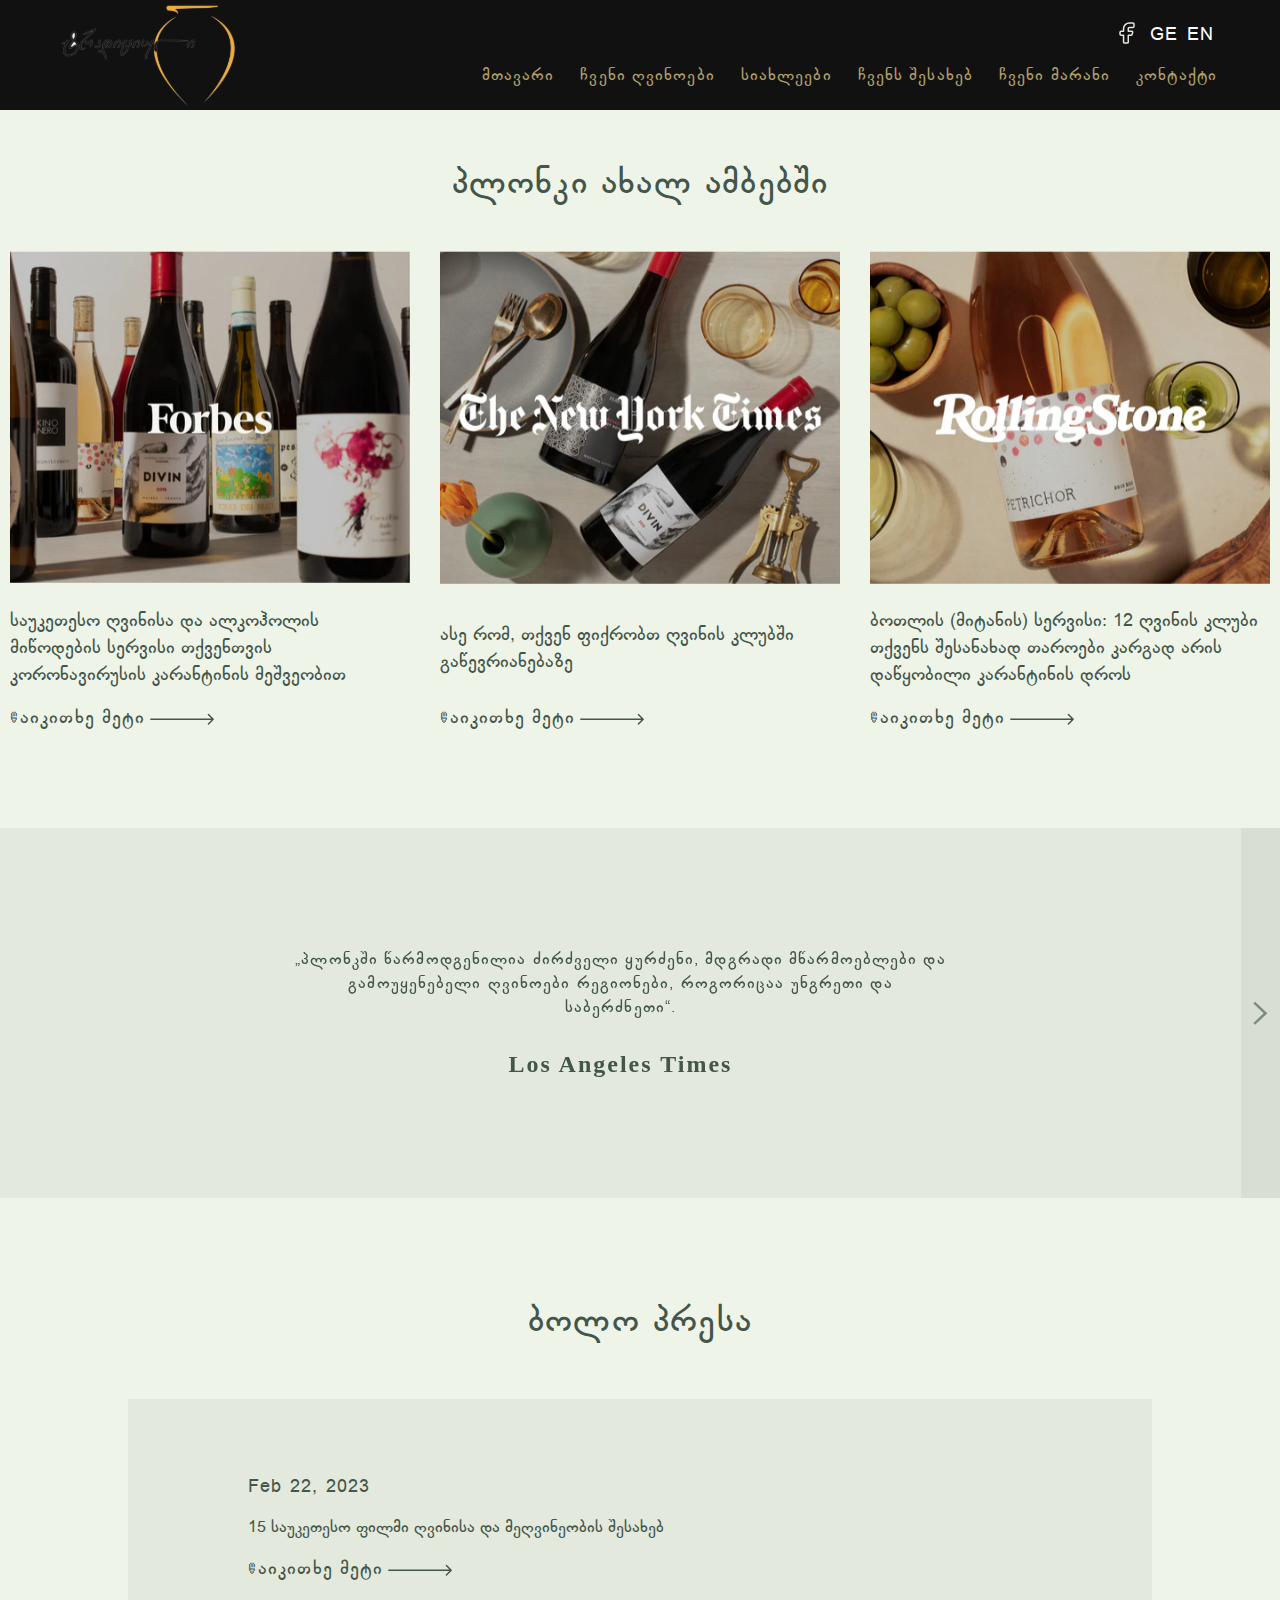
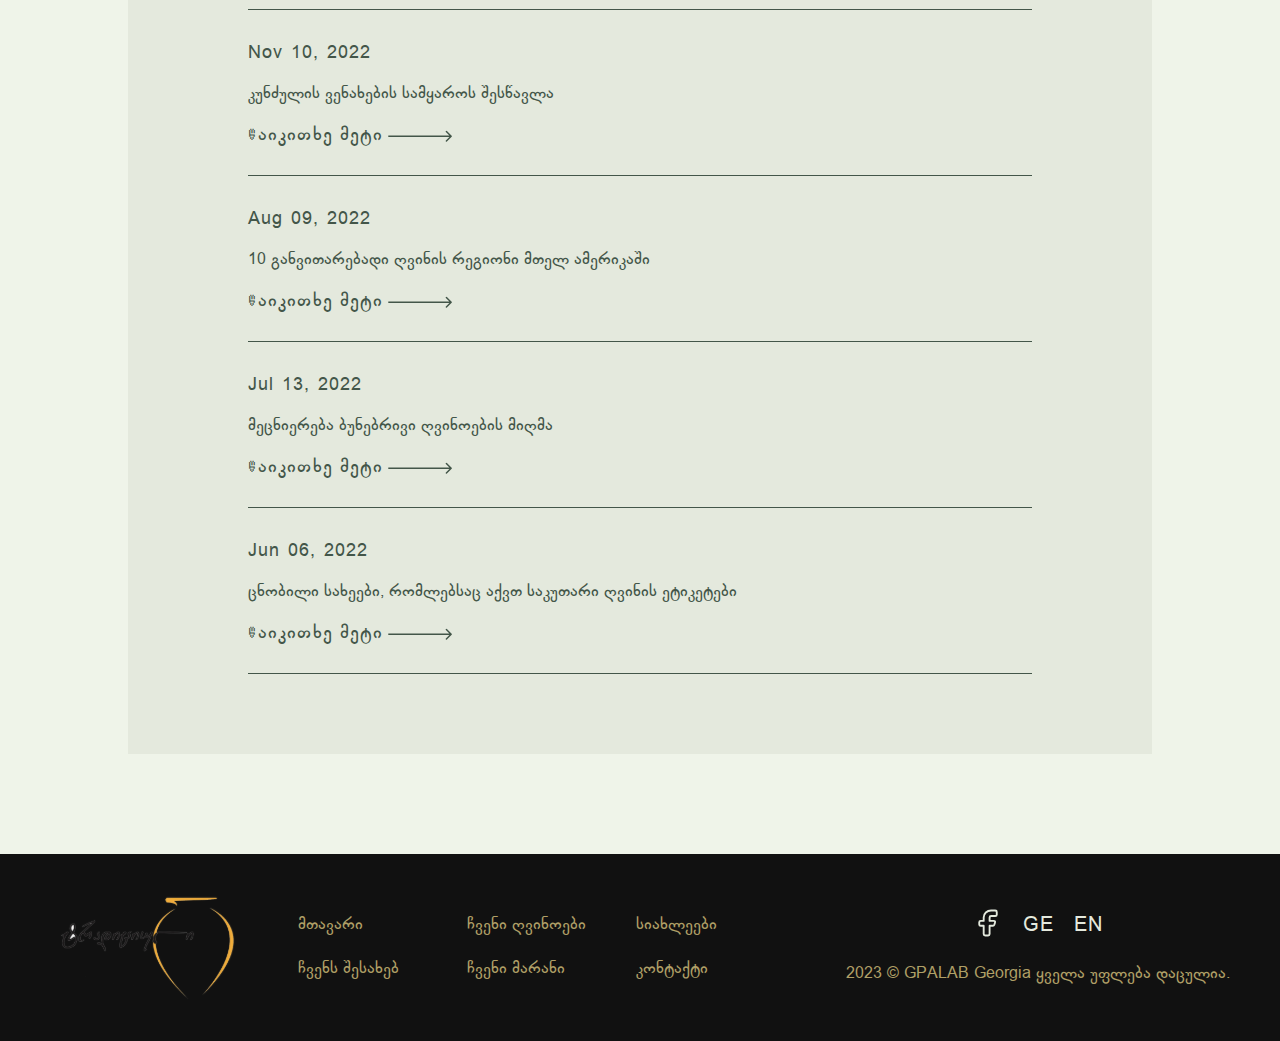
<file: blog.html>
<!DOCTYPE html>
<html lang="en">
  <head>
  <meta charset="UTF-8" />
  <meta http-equiv="X-UA-Compatible" content="IE=edge" />
  <meta name="viewport" content="width=device-width, initial-scale=1.0" />
  <meta name="description" content="ქართული ტრადიციული ღვინო">
  <meta name="keywords" content="ღვინო">
  <meta name="Copyright" content="GPALAB Georgia"> 
  <meta name="format-detection" content="telephone=no">
  <meta name="format-detection" content="address=no">
  <meta property="og:type" content="website">
  <meta property="og:title" content="ქართული ტრადიციული ღვინო">
  <meta property="og:description" content="ქართული ტრადიციული ღვინო">
  <meta property="og:url" content="tradiciuli.ge">
  <link rel="canonical" href="tradiciuli.ge">
  <link rel="stylesheet" href="./css/style.css" />
  <title>Tradiciuli</title>
</head>

<body>
<header class="header">
  <div class="header__top">
    <a href="index.html" class="header__logo"><img src="./img/logo.svg" alt="Logo" /></a>
    <menu class="header__social-menu social-menu">
      <li class="social-menu__item">
        <a href="#" class="social-menu__link">
          <img src="./img/Icons/facebook.svg" alt="facebook icon">
        </a>
      </li>
      <li class="social-menu__item">
        <a href="#" class="social-menu__link">
          GE
        </a>
      </li>
      <li class="social-menu__item">
        <a href="#" class="social-menu__link">
          EN
        </a>
      </li>
    </menu>
  </div>
  <div class="header__navigation">
    <nav class="header__menu menu">
      <ul class="menu__list">
        <li class="menu__item">
          <a href="index.html" class="menu__link">მთავარი</a>
        </li>
        <li class="menu__item">
          <a href="wine.html" class="menu__link">ჩვენი ღვინოები</a>
        </li>
        <li class="menu__item">
          <a href="blog.html" class="menu__link">სიახლეები</a>
        </li>
        <li class="menu__item">
          <a href="about.html" class="menu__link">ჩვენს შესახებ</a>
        </li>
        <li class="menu__item">
          <a href="cellar.html" class="menu__link">ჩვენი მარანი</a>
        </li>
        <li class="menu__item">
          <a href="contact.html" class="menu__link">კონტაქტი</a>
        </li>
      </ul>
    </nav>
    <button type="button" class="menu__burger-toggler">
      <span class="menu__bar menu__half menu__top"></span>
      <span class="menu__bar"></span>
      <span class="menu__bar menu__half menu__bottom"></span>
    </button>
  </div>
</header>

  <main class="main">
    <section class="blog__news blog-news">
      <div class="blog-news__container">
        <h2 class="blog-news__title _title">
          პლონკი ახალ ამბებში
        </h2>
        <div class="blog-news__content">
          <article class="blog-news__content-box blog-news-box">
            <div class="blog-news-box__image">
              <img src="./img/BG-images/blog-news-1.png" alt="Image">
            </div>
            <p class="blog-news-box__text">
              საუკეთესო ღვინისა და ალკოჰოლის მიწოდების სერვისი თქვენთვის
              კორონავირუსის კარანტინის მეშვეობით
            </p>
            <a href="#" class="blog-news-box__link _blog-link">
              <span>Წაიკითხე მეტი</span>
              <img src="./img/Icons/long-arrow-right.svg" alt="Icon">
            </a>
          </article>
          <article class="blog-news__content-box blog-news-box">
            <div class="blog-news-box__image">
              <img src="./img/BG-images/blog-news-2.png" alt="Image">
            </div>
            <p class="blog-news-box__text">
              ასე რომ, თქვენ ფიქრობთ ღვინის კლუბში გაწევრიანებაზე
            </p>
            <a href="#" class="blog-news-box__link _blog-link">
              <span>Წაიკითხე მეტი</span>
              <img src="./img/Icons/long-arrow-right.svg" alt="Icon">
            </a>
          </article>
          <article class="blog-news__content-box blog-news-box">
            <div class="blog-news-box__image">
              <img src="./img/BG-images/blog-news-3.png" alt="Image">
            </div>
            <p class="blog-news-box__text">
              ბოთლის (მიტანის) სერვისი: 12 ღვინის კლუბი თქვენს შესანახად
              თაროები კარგად არის დაწყობილი კარანტინის დროს
            </p>
            <a href="#" class="blog-news-box__link _blog-link">
              <span>Წაიკითხე მეტი</span>
              <img src="./img/Icons/long-arrow-right.svg" alt="Icon">
            </a>
          </article>
        </div>
      </div>
    </section>
    <section class="blog__slider">
      <div class="blog__slider-swiper swiper">
        <div class="swiper-wrapper">
          <div class="blog__slider-swiper-slide swiper-slide">
              <p class="blog__slider-swiper-slide-text">
                „პლონკში წარმოდგენილია ძირძველი ყურძენი, მდგრადი მწარმოებლები და გამოუყენებელი ღვინოები
                რეგიონები, როგორიცაა უნგრეთი და საბერძნეთი“.
              </p>
              <h3 class="blog__slider-swiper-slide-brend">
                Los Angeles Times
              </h3>
          </div>
          <div class="blog__slider-swiper-slide swiper-slide">
            <p class="blog__slider-swiper-slide-text">
              „პლონკში წარმოდგენილია ძირძველი ყურძენი, მდგრადი მწარმოებლები და გამოუყენებელი ღვინოები
              რეგიონები, როგორიცაა უნგრეთი და საბერძნეთი“.
            </p>
            <h3 class="blog__slider-swiper-slide-brend">
              Los Angeles Times
            </h3>
          </div>
          <div class="blog__slider-swiper-slide swiper-slide">
            <p class="blog__slider-swiper-slide-text">
              „პლონკში წარმოდგენილია ძირძველი ყურძენი, მდგრადი მწარმოებლები და გამოუყენებელი ღვინოები
              რეგიონები, როგორიცაა უნგრეთი და საბერძნეთი“.
            </p>
            <h3 class="blog__slider-swiper-slide-brend">
              Los Angeles Times
            </h3>
          </div>
        </div>
      </div>
      <div class="blog__slider-swiper-button-next swiper-button-next">
        <img src="./img/Icons/blog-arrow.svg" alt="Icon">
      </div>
    </section>
    <section class="blog__post">
      <h2 class="blog__post-title _title">
        ბოლო პრესა
      </h2>
      <ul class="blog__post-content">
        <li class="blog__post-item blog-post-item">
          <h5 class="blog-post-item__date">Feb 22, 2023</h5>
          <p class="blog-post-item__text">
            15 საუკეთესო ფილმი ღვინისა და მეღვინეობის შესახებ
          </p>
          <a href="blogDetails.html" class="blog-post-item__link _blog-link">
            <span>Წაიკითხე მეტი</span>
            <img src="./img/Icons/long-arrow-right.svg" alt="Icon">
          </a>
        </li>
        <li class="blog__post-item blog-post-item">
          <h5 class="blog-post-item__date">Nov 10, 2022</h5>
          <p class="blog-post-item__text">
            კუნძულის ვენახების სამყაროს შესწავლა
          </p>
          <a href="blogDetails.html" class="blog-post-item__link _blog-link">
            <span>Წაიკითხე მეტი</span>
            <img src="./img/Icons/long-arrow-right.svg" alt="Icon">
          </a>
        </li>
        <li class="blog__post-item blog-post-item">
          <h5 class="blog-post-item__date">Aug 09, 2022</h5>
          <p class="blog-post-item__text">
            10 განვითარებადი ღვინის რეგიონი მთელ ამერიკაში
          </p>
          <a href="blogDetails.html" class="blog-post-item__link _blog-link">
            <span>Წაიკითხე მეტი</span>
            <img src="./img/Icons/long-arrow-right.svg" alt="Icon">
          </a>
        </li>
        <li class="blog__post-item blog-post-item">
          <h5 class="blog-post-item__date">Jul 13, 2022</h5>
          <p class="blog-post-item__text">
            მეცნიერება ბუნებრივი ღვინოების მიღმა
          </p>
          <a href="blogDetails.html" class="blog-post-item__link _blog-link">
            <span>Წაიკითხე მეტი</span>
            <img src="./img/Icons/long-arrow-right.svg" alt="Icon">
          </a>
        </li>
        <li class="blog__post-item blog-post-item">
          <h5 class="blog-post-item__date">Jun 06, 2022</h5>
          <p class="blog-post-item__text">
            ცნობილი სახეები, რომლებსაც აქვთ საკუთარი ღვინის ეტიკეტები
          </p>
          <a href="blogDetails.html" class="blog-post-item__link _blog-link">
            <span>Წაიკითხე მეტი</span>
            <img src="./img/Icons/long-arrow-right.svg" alt="Icon">
          </a>
        </li>
      </ul>
    </section>
  </main>
<footer class="footer">
  <div class="footer__logo-navigation">
    <img src="./img/logo.svg" alt="Logo">
    <ul class="footer__navlist">
      <li class="footer__navitem">
        <a href="#" class="footer__navlink">მთავარი</a>
      </li>
      <li class="footer__navitem">
        <a href="#" class="footer__navlink">ჩვენი ღვინოები</a>
      </li>
      <li class="footer__navitem">
        <a href="#" class="footer__navlink">სიახლეები</a>
      </li>
      <li class="footer__navitem">
        <a href="#" class="footer__navlink">ჩვენს შესახებ</a>
      </li>
      <li class="footer__navitem">
        <a href="#" class="footer__navlink">ჩვენი მარანი</a>
      </li>
      <li class="footer__navitem">
        <a href="#" class="footer__navlink">კონტაქტი</a>
      </li>
    </ul>
  </div>
  <div class="footer__social-copyright">
    <menu class="footer__social-menu">
      <li class="footer__social-menu-item">
        <a href="#" class="footer__social-menu-link">
          <img src="./img/Icons/facebook.svg" alt="facebook icon">
        </a>
      </li>
      <li class="footer__social-menu-item">
        <a href="#" class="footer__social-menu-link">
          GE
        </a>
      </li>
      <li class="footer__social-menu-item">
        <a href="#" class="footer__social-menu-link">
          EN
        </a>
      </li>
    </menu>
    <p class="footer__copyright">
      2023 &copy; GPALAB Georgia ყველა უფლება დაცულია.
    </p>
  </div>
</footer>
  <script src="./js/app.min.js"></script>
</body>
</html>
</file>
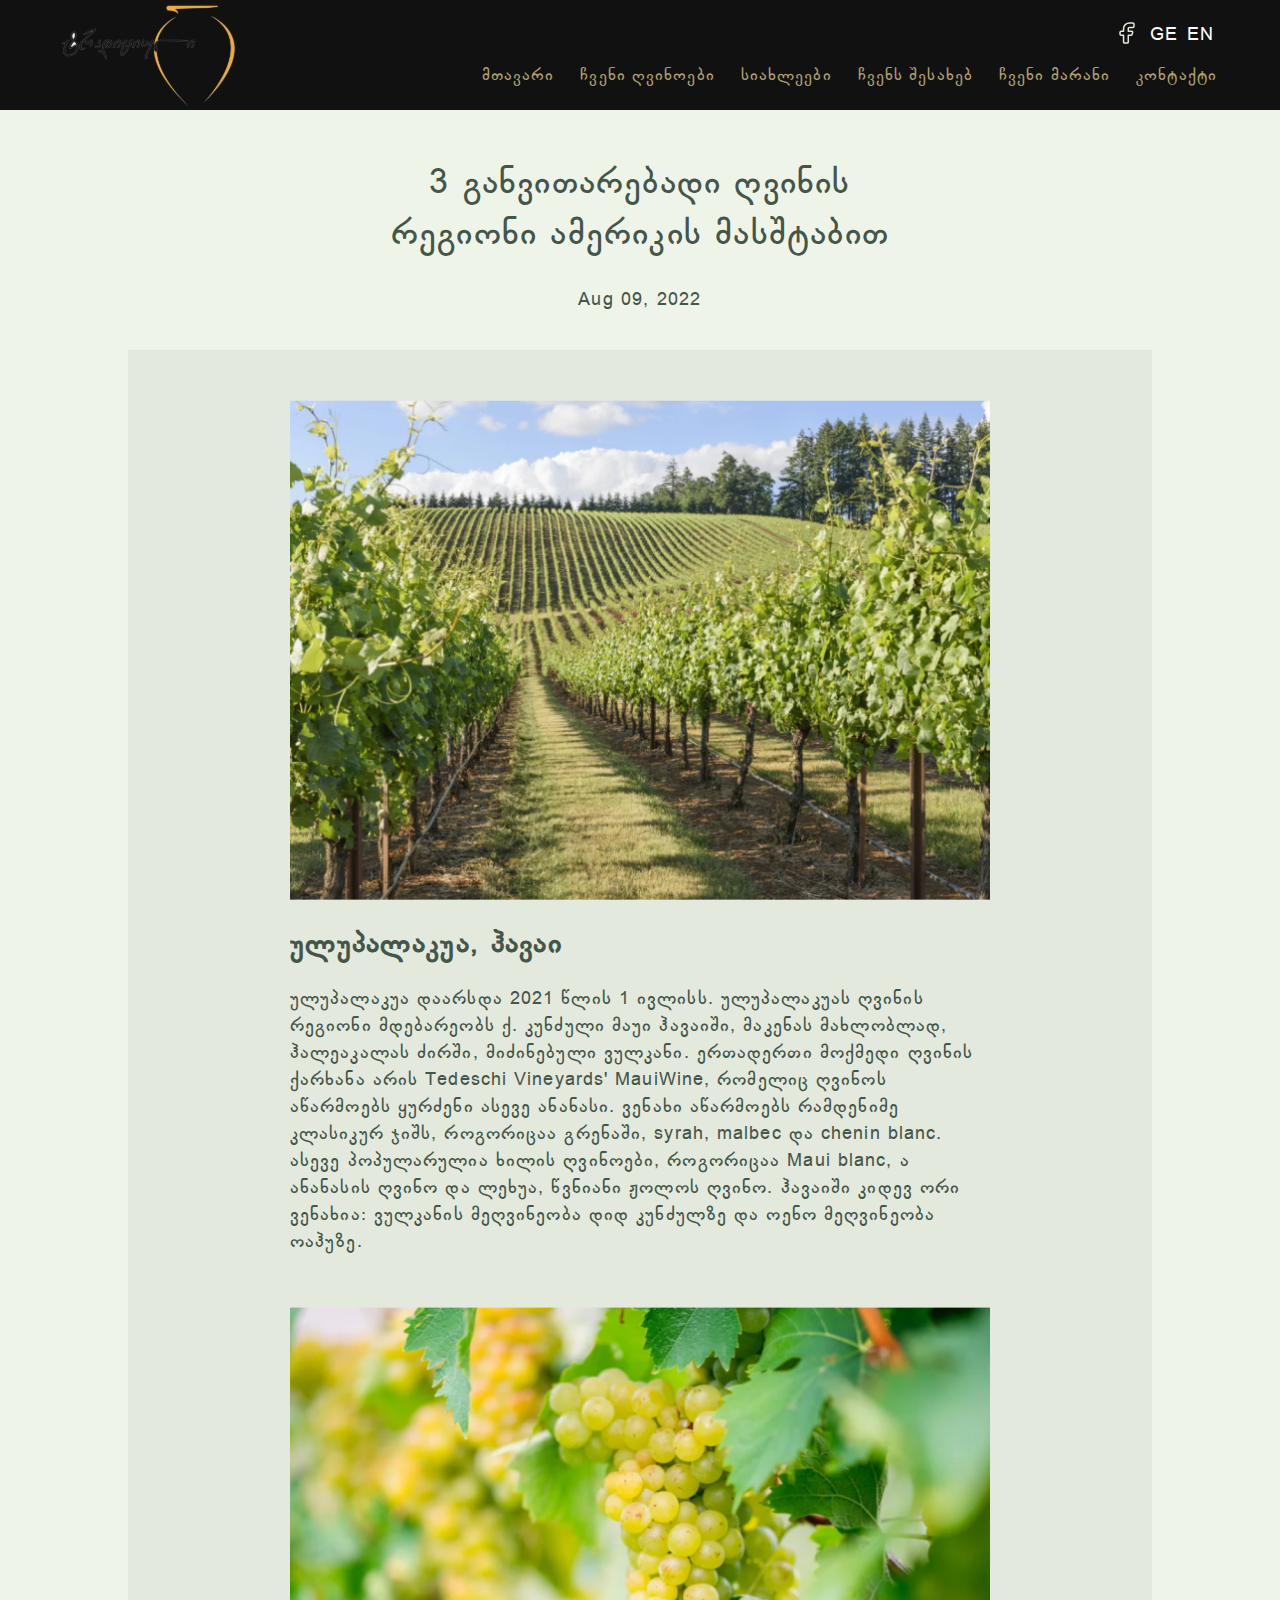
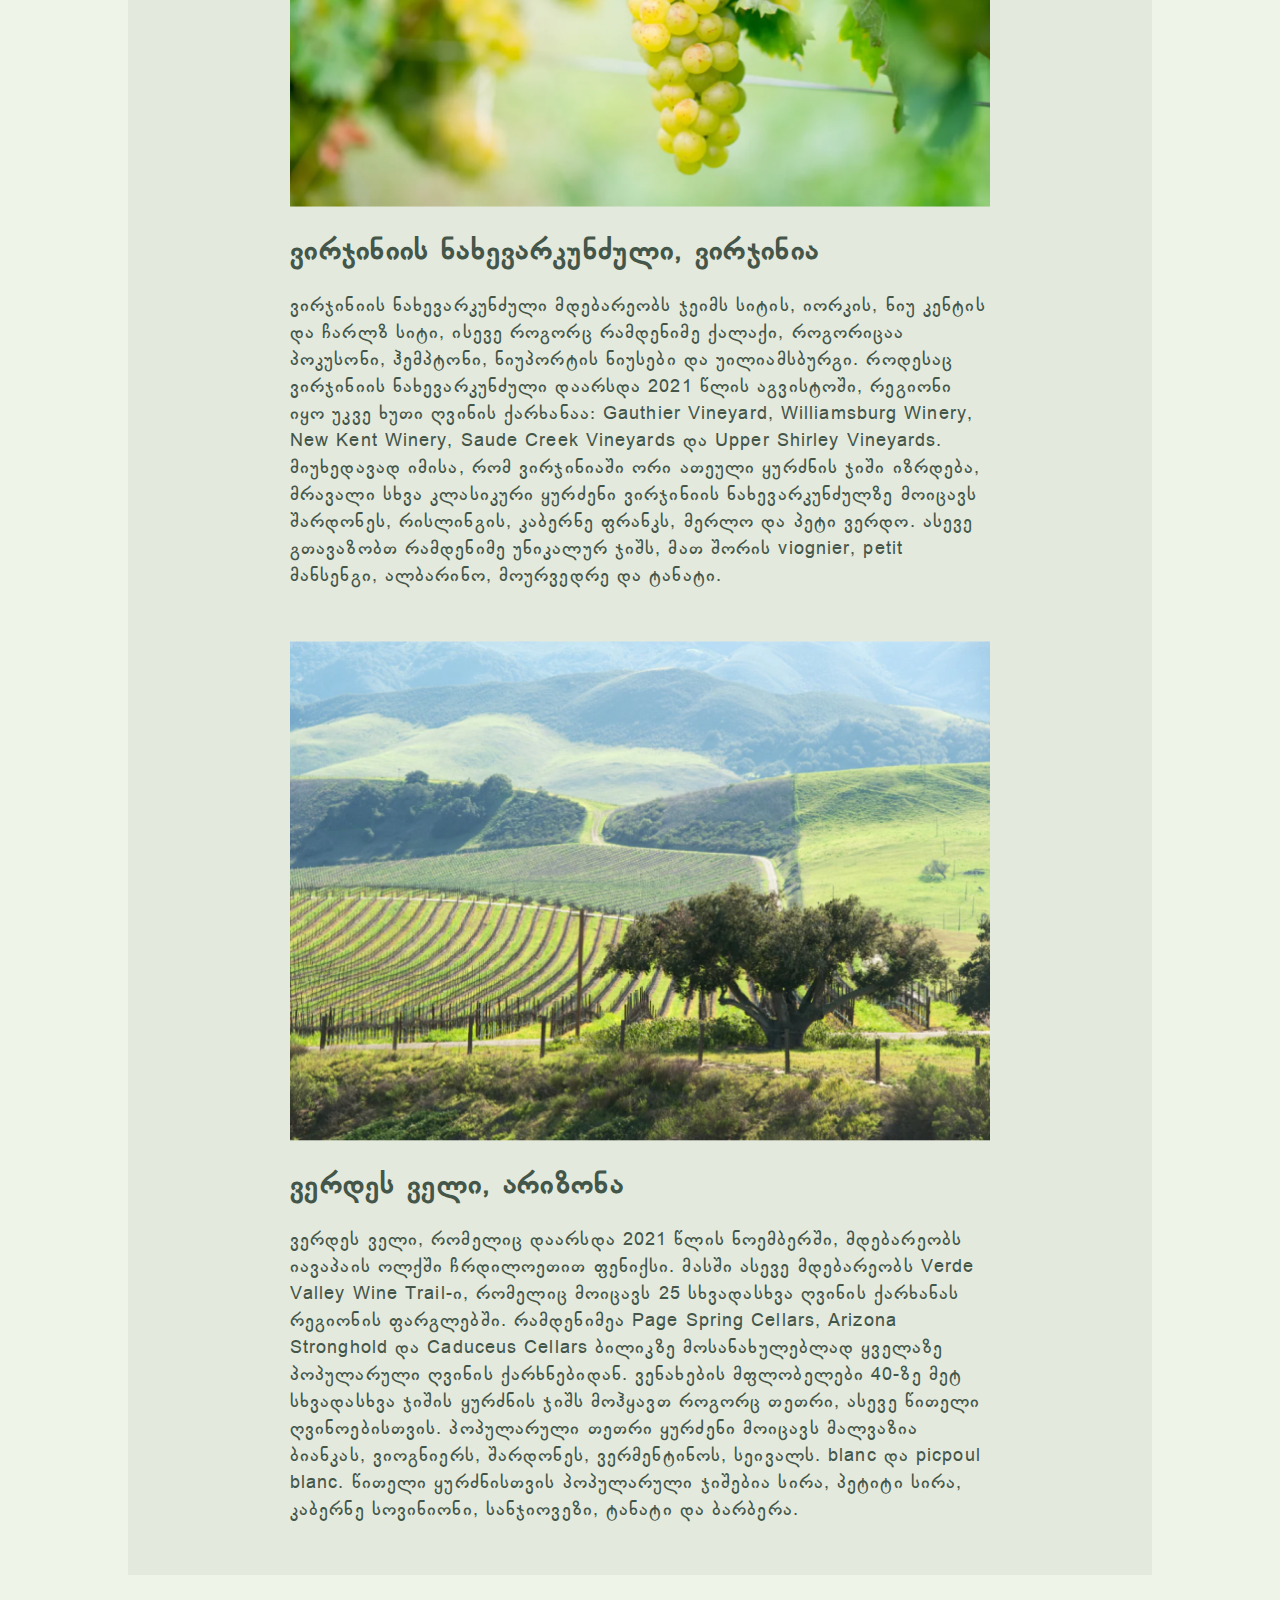
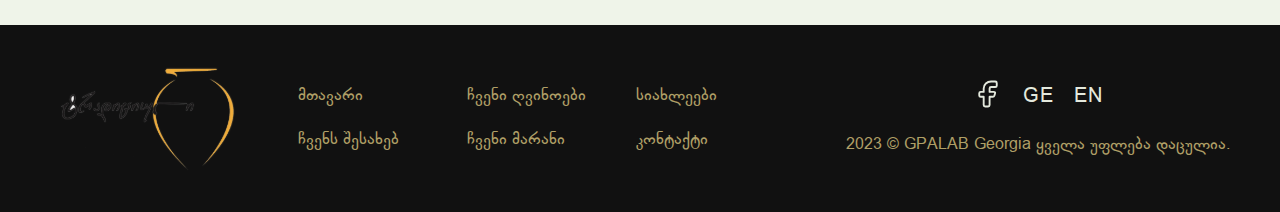
<file: blogDetails.html>
<!DOCTYPE html>
<html lang="en">
  <head>
  <meta charset="UTF-8" />
  <meta http-equiv="X-UA-Compatible" content="IE=edge" />
  <meta name="viewport" content="width=device-width, initial-scale=1.0" />
  <meta name="description" content="ქართული ტრადიციული ღვინო">
  <meta name="keywords" content="ღვინო">
  <meta name="Copyright" content="GPALAB Georgia"> 
  <meta name="format-detection" content="telephone=no">
  <meta name="format-detection" content="address=no">
  <meta property="og:type" content="website">
  <meta property="og:title" content="ქართული ტრადიციული ღვინო">
  <meta property="og:description" content="ქართული ტრადიციული ღვინო">
  <meta property="og:url" content="tradiciuli.ge">
  <link rel="canonical" href="tradiciuli.ge">
  <link rel="stylesheet" href="./css/style.css" />
  <title>Tradiciuli</title>
</head>

<body>
<header class="header">
  <div class="header__top">
    <a href="index.html" class="header__logo"><img src="./img/logo.svg" alt="Logo" /></a>
    <menu class="header__social-menu social-menu">
      <li class="social-menu__item">
        <a href="#" class="social-menu__link">
          <img src="./img/Icons/facebook.svg" alt="facebook icon">
        </a>
      </li>
      <li class="social-menu__item">
        <a href="#" class="social-menu__link">
          GE
        </a>
      </li>
      <li class="social-menu__item">
        <a href="#" class="social-menu__link">
          EN
        </a>
      </li>
    </menu>
  </div>
  <div class="header__navigation">
    <nav class="header__menu menu">
      <ul class="menu__list">
        <li class="menu__item">
          <a href="index.html" class="menu__link">მთავარი</a>
        </li>
        <li class="menu__item">
          <a href="wine.html" class="menu__link">ჩვენი ღვინოები</a>
        </li>
        <li class="menu__item">
          <a href="blog.html" class="menu__link">სიახლეები</a>
        </li>
        <li class="menu__item">
          <a href="about.html" class="menu__link">ჩვენს შესახებ</a>
        </li>
        <li class="menu__item">
          <a href="cellar.html" class="menu__link">ჩვენი მარანი</a>
        </li>
        <li class="menu__item">
          <a href="contact.html" class="menu__link">კონტაქტი</a>
        </li>
      </ul>
    </nav>
    <button type="button" class="menu__burger-toggler">
      <span class="menu__bar menu__half menu__top"></span>
      <span class="menu__bar"></span>
      <span class="menu__bar menu__half menu__bottom"></span>
    </button>
  </div>
</header>

  <main class="main">
    <section class="blog-details__post">
      <h2 class="blog-details__post-title _title">
        3 განვითარებადი ღვინის რეგიონი
        ამერიკის მასშტაბით
      </h2>
      <p class="blog-details__post-date">Aug 09, 2022</p>
      <ul class="blog-details__post-content">
        <li class="blog-details__post-item blog-details-post-item">
          <div class="blog-details-post-item__image">
            <img src="./img/BG-images/b-d-1.png" alt="Image">
          </div>
          <h3 class="blog-details-post-item__title">
            ულუპალაკუა, ჰავაი
          </h3>
          <p class="blog-details-post-item__text">
            ულუპალაკუა დაარსდა 2021 წლის 1 ივლისს. ულუპალაკუას ღვინის რეგიონი მდებარეობს ქ.
            კუნძული მაუი ჰავაიში, მაკენას მახლობლად, ჰალეაკალას ძირში, მიძინებული ვულკანი.
            ერთადერთი მოქმედი ღვინის ქარხანა არის Tedeschi Vineyards' MauiWine, რომელიც ღვინოს აწარმოებს
            ყურძენი ასევე ანანასი. ვენახი აწარმოებს რამდენიმე კლასიკურ ჯიშს, როგორიცაა გრენაში,
            syrah, malbec და chenin blanc. ასევე პოპულარულია ხილის ღვინოები, როგორიცაა Maui blanc, ა
            ანანასის ღვინო და ლეხუა, წვნიანი ჟოლოს ღვინო. ჰავაიში კიდევ ორი ვენახია:
            ვულკანის მეღვინეობა დიდ კუნძულზე და ოენო მეღვინეობა ოაჰუზე.
          </p>
        </li>
        <li class="blog-details__post-item blog-details-post-item">
          <div class="blog-details-post-item__image">
            <img src="./img/BG-images/b-d-2.png" alt="Image">
          </div>
          <h3 class="blog-details-post-item__title">
            ვირჯინიის ნახევარკუნძული, ვირჯინია
          </h3>
          <p class="blog-details-post-item__text">
            ვირჯინიის ნახევარკუნძული მდებარეობს ჯეიმს სიტის, იორკის, ნიუ კენტის და
            ჩარლზ სიტი, ისევე როგორც რამდენიმე ქალაქი, როგორიცაა პოკუსონი, ჰემპტონი, ნიუპორტის ნიუსები და
            უილიამსბურგი. როდესაც ვირჯინიის ნახევარკუნძული დაარსდა 2021 წლის აგვისტოში, რეგიონი იყო
            უკვე ხუთი ღვინის ქარხანაა: Gauthier Vineyard, Williamsburg Winery, New Kent Winery,
            Saude Creek Vineyards და Upper Shirley Vineyards.
            მიუხედავად იმისა, რომ ვირჯინიაში ორი ათეული ყურძნის ჯიში იზრდება, მრავალი სხვა
            კლასიკური ყურძენი ვირჯინიის ნახევარკუნძულზე მოიცავს შარდონეს, რისლინგის, კაბერნე ფრანკს,
            მერლო და პეტი ვერდო. ასევე გთავაზობთ რამდენიმე უნიკალურ ჯიშს, მათ შორის viognier, petit
            მანსენგი, ალბარინო, მოურვედრე და ტანატი.
          </p>
        </li>
        <li class="blog-details__post-item blog-details-post-item">
          <div class="blog-details-post-item__image">
            <img src="./img/BG-images/b-d-3.png" alt="Image">
          </div>
          <h3 class="blog-details-post-item__title">
            ვერდეს ველი, არიზონა
          </h3>
          <p class="blog-details-post-item__text">
            ვერდეს ველი, რომელიც დაარსდა 2021 წლის ნოემბერში, მდებარეობს იავაპაის ოლქში ჩრდილოეთით
            ფენიქსი. მასში ასევე მდებარეობს Verde Valley Wine Trail-ი, რომელიც მოიცავს 25 სხვადასხვა ღვინის ქარხანას
            რეგიონის ფარგლებში. რამდენიმეა Page Spring Cellars, Arizona Stronghold და Caduceus Cellars
            ბილიკზე მოსანახულებლად ყველაზე პოპულარული ღვინის ქარხნებიდან.
            ვენახების მფლობელები 40-ზე მეტ სხვადასხვა ჯიშის ყურძნის ჯიშს მოჰყავთ როგორც თეთრი, ასევე წითელი ღვინოებისთვის.
            პოპულარული თეთრი ყურძენი მოიცავს მალვაზია ბიანკას, ვიოგნიერს, შარდონეს, ვერმენტინოს, სეივალს.
            blanc და picpoul blanc. წითელი ყურძნისთვის პოპულარული ჯიშებია სირა, პეტიტი სირა, კაბერნე
            სოვინიონი, სანჯიოვეზი, ტანატი და ბარბერა.
          </p>
        </li>
      </ul>
    </section>
  </main>
<footer class="footer">
  <div class="footer__logo-navigation">
    <img src="./img/logo.svg" alt="Logo">
    <ul class="footer__navlist">
      <li class="footer__navitem">
        <a href="#" class="footer__navlink">მთავარი</a>
      </li>
      <li class="footer__navitem">
        <a href="#" class="footer__navlink">ჩვენი ღვინოები</a>
      </li>
      <li class="footer__navitem">
        <a href="#" class="footer__navlink">სიახლეები</a>
      </li>
      <li class="footer__navitem">
        <a href="#" class="footer__navlink">ჩვენს შესახებ</a>
      </li>
      <li class="footer__navitem">
        <a href="#" class="footer__navlink">ჩვენი მარანი</a>
      </li>
      <li class="footer__navitem">
        <a href="#" class="footer__navlink">კონტაქტი</a>
      </li>
    </ul>
  </div>
  <div class="footer__social-copyright">
    <menu class="footer__social-menu">
      <li class="footer__social-menu-item">
        <a href="#" class="footer__social-menu-link">
          <img src="./img/Icons/facebook.svg" alt="facebook icon">
        </a>
      </li>
      <li class="footer__social-menu-item">
        <a href="#" class="footer__social-menu-link">
          GE
        </a>
      </li>
      <li class="footer__social-menu-item">
        <a href="#" class="footer__social-menu-link">
          EN
        </a>
      </li>
    </menu>
    <p class="footer__copyright">
      2023 &copy; GPALAB Georgia ყველა უფლება დაცულია.
    </p>
  </div>
</footer>
  <script src="./js/app.min.js"></script>
</body>
</html>
</file>
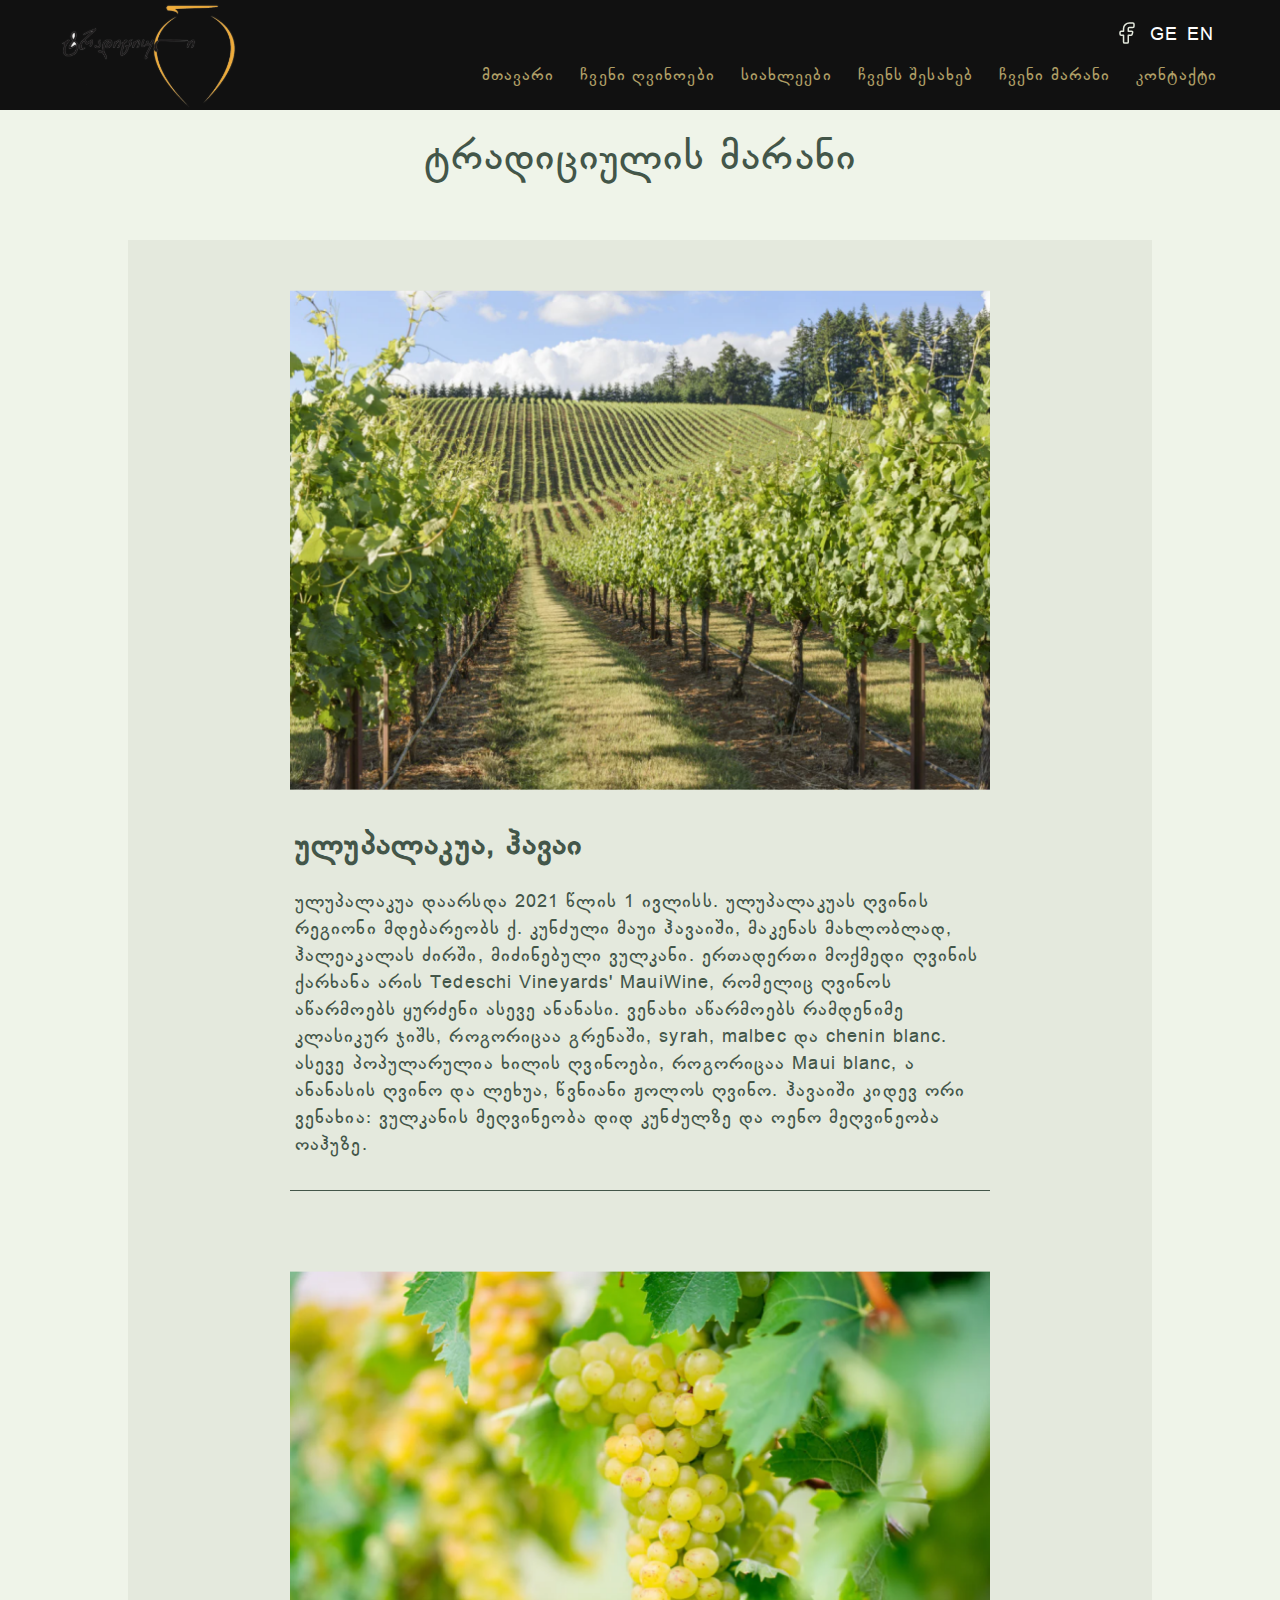
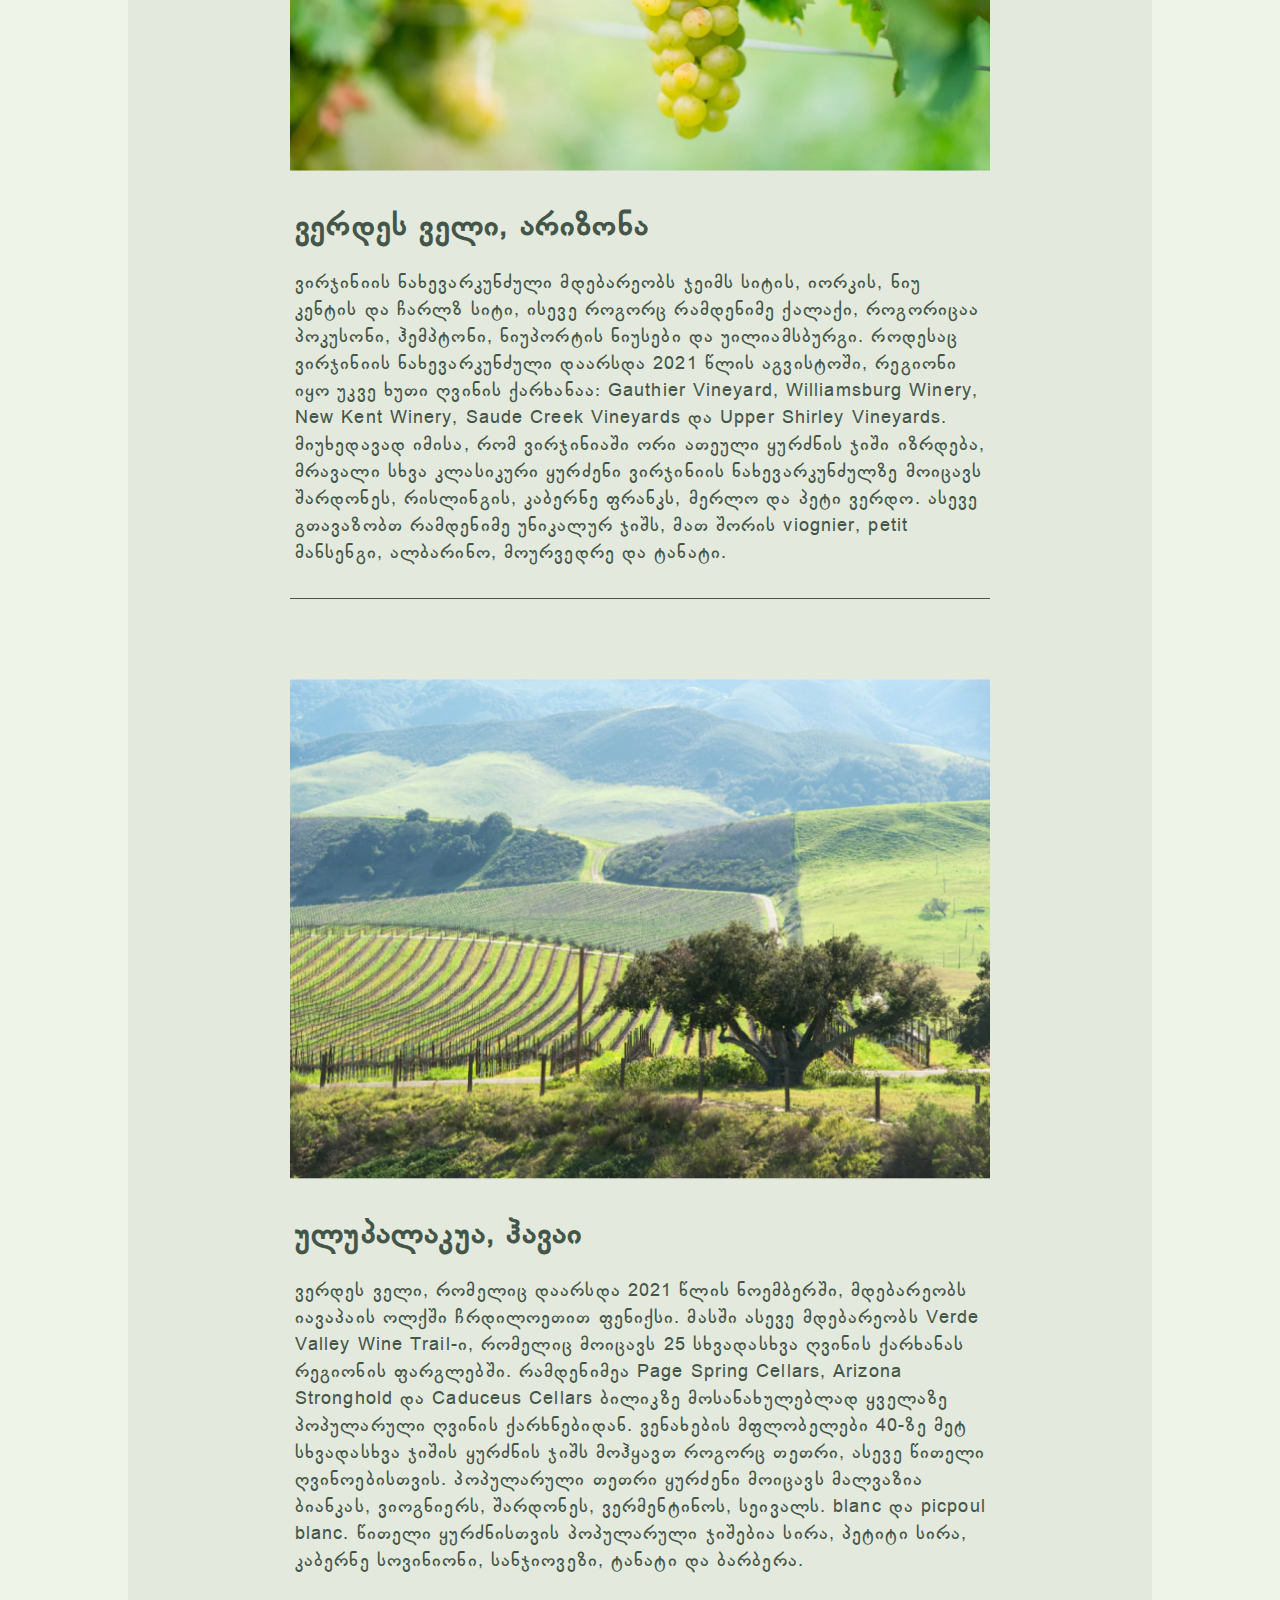
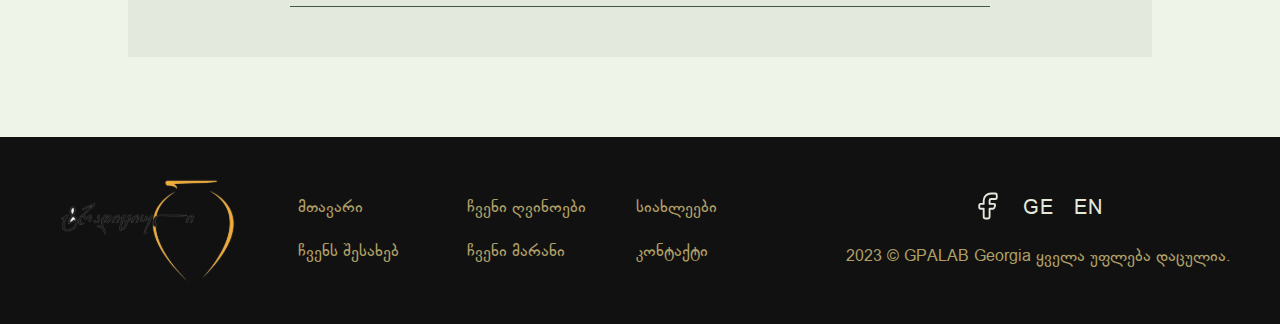
<file: cellar.html>
<!DOCTYPE html>
<html lang="en">
  <head>
  <meta charset="UTF-8" />
  <meta http-equiv="X-UA-Compatible" content="IE=edge" />
  <meta name="viewport" content="width=device-width, initial-scale=1.0" />
  <meta name="description" content="ქართული ტრადიციული ღვინო">
  <meta name="keywords" content="ღვინო">
  <meta name="Copyright" content="GPALAB Georgia"> 
  <meta name="format-detection" content="telephone=no">
  <meta name="format-detection" content="address=no">
  <meta property="og:type" content="website">
  <meta property="og:title" content="ქართული ტრადიციული ღვინო">
  <meta property="og:description" content="ქართული ტრადიციული ღვინო">
  <meta property="og:url" content="tradiciuli.ge">
  <link rel="canonical" href="tradiciuli.ge">
  <link rel="stylesheet" href="./css/style.css" />
  <title>Tradiciuli</title>
</head>

<body>
<header class="header">
  <div class="header__top">
    <a href="index.html" class="header__logo"><img src="./img/logo.svg" alt="Logo" /></a>
    <menu class="header__social-menu social-menu">
      <li class="social-menu__item">
        <a href="#" class="social-menu__link">
          <img src="./img/Icons/facebook.svg" alt="facebook icon">
        </a>
      </li>
      <li class="social-menu__item">
        <a href="#" class="social-menu__link">
          GE
        </a>
      </li>
      <li class="social-menu__item">
        <a href="#" class="social-menu__link">
          EN
        </a>
      </li>
    </menu>
  </div>
  <div class="header__navigation">
    <nav class="header__menu menu">
      <ul class="menu__list">
        <li class="menu__item">
          <a href="index.html" class="menu__link">მთავარი</a>
        </li>
        <li class="menu__item">
          <a href="wine.html" class="menu__link">ჩვენი ღვინოები</a>
        </li>
        <li class="menu__item">
          <a href="blog.html" class="menu__link">სიახლეები</a>
        </li>
        <li class="menu__item">
          <a href="about.html" class="menu__link">ჩვენს შესახებ</a>
        </li>
        <li class="menu__item">
          <a href="cellar.html" class="menu__link">ჩვენი მარანი</a>
        </li>
        <li class="menu__item">
          <a href="contact.html" class="menu__link">კონტაქტი</a>
        </li>
      </ul>
    </nav>
    <button type="button" class="menu__burger-toggler">
      <span class="menu__bar menu__half menu__top"></span>
      <span class="menu__bar"></span>
      <span class="menu__bar menu__half menu__bottom"></span>
    </button>
  </div>
</header>

  <main class="main">
    <section class="cellar">
      <h2 class="cellar__title _title">
        ტრადიციულის მარანი
      </h2>
      <ul class="cellar__content">
        <li class="cellar__item">
          <div class="cellar__item-image">
            <img src="./img/BG-images/b-d-1.png" alt="Image">
          </div>
          <h3 class="cellar__item-title">
            ულუპალაკუა, ჰავაი
          </h3>
          <p class="cellar__item-text">
            ულუპალაკუა დაარსდა 2021 წლის 1 ივლისს. ულუპალაკუას ღვინის რეგიონი მდებარეობს ქ.
            კუნძული მაუი ჰავაიში, მაკენას მახლობლად, ჰალეაკალას ძირში, მიძინებული ვულკანი.
            ერთადერთი მოქმედი ღვინის ქარხანა არის Tedeschi Vineyards' MauiWine, რომელიც ღვინოს აწარმოებს
            ყურძენი ასევე ანანასი. ვენახი აწარმოებს რამდენიმე კლასიკურ ჯიშს, როგორიცაა გრენაში,
            syrah, malbec და chenin blanc. ასევე პოპულარულია ხილის ღვინოები, როგორიცაა Maui blanc, ა
            ანანასის ღვინო და ლეხუა, წვნიანი ჟოლოს ღვინო. ჰავაიში კიდევ ორი ვენახია:
            ვულკანის მეღვინეობა დიდ კუნძულზე და ოენო მეღვინეობა ოაჰუზე.
          </p>
        </li>
        <li class="cellar__item">
          <div class="cellar__item-image">
            <img src="./img/BG-images/b-d-2.png" alt="Image">
          </div>
          <h3 class="cellar__item-title">
            ვერდეს ველი, არიზონა
          </h3>
          <p class="cellar__item-text">
            ვირჯინიის ნახევარკუნძული მდებარეობს ჯეიმს სიტის, იორკის, ნიუ კენტის და
            ჩარლზ სიტი, ისევე როგორც რამდენიმე ქალაქი, როგორიცაა პოკუსონი, ჰემპტონი, ნიუპორტის ნიუსები და
            უილიამსბურგი. როდესაც ვირჯინიის ნახევარკუნძული დაარსდა 2021 წლის აგვისტოში, რეგიონი იყო
            უკვე ხუთი ღვინის ქარხანაა: Gauthier Vineyard, Williamsburg Winery, New Kent Winery,
            Saude Creek Vineyards და Upper Shirley Vineyards.
            მიუხედავად იმისა, რომ ვირჯინიაში ორი ათეული ყურძნის ჯიში იზრდება, მრავალი სხვა
            კლასიკური ყურძენი ვირჯინიის ნახევარკუნძულზე მოიცავს შარდონეს, რისლინგის, კაბერნე ფრანკს,
            მერლო და პეტი ვერდო. ასევე გთავაზობთ რამდენიმე უნიკალურ ჯიშს, მათ შორის viognier, petit
            მანსენგი, ალბარინო, მოურვედრე და ტანატი.
          </p>
        </li>
        <li class="cellar__item">
          <div class="cellar__item-image">
            <img src="./img/BG-images/b-d-3.png" alt="Image">
          </div>
          <h3 class="cellar__item-title">
            ულუპალაკუა, ჰავაი
          </h3>
          <p class="cellar__item-text">
            ვერდეს ველი, რომელიც დაარსდა 2021 წლის ნოემბერში, მდებარეობს იავაპაის ოლქში ჩრდილოეთით
            ფენიქსი. მასში ასევე მდებარეობს Verde Valley Wine Trail-ი, რომელიც მოიცავს 25 სხვადასხვა ღვინის ქარხანას
            რეგიონის ფარგლებში. რამდენიმეა Page Spring Cellars, Arizona Stronghold და Caduceus Cellars
            ბილიკზე მოსანახულებლად ყველაზე პოპულარული ღვინის ქარხნებიდან.
            ვენახების მფლობელები 40-ზე მეტ სხვადასხვა ჯიშის ყურძნის ჯიშს მოჰყავთ როგორც თეთრი, ასევე წითელი ღვინოებისთვის.
            პოპულარული თეთრი ყურძენი მოიცავს მალვაზია ბიანკას, ვიოგნიერს, შარდონეს, ვერმენტინოს, სეივალს.
            blanc და picpoul blanc. წითელი ყურძნისთვის პოპულარული ჯიშებია სირა, პეტიტი სირა, კაბერნე
            სოვინიონი, სანჯიოვეზი, ტანატი და ბარბერა.
          </p>
        </li>
      </ul>
    </section>
  </main>
<footer class="footer">
  <div class="footer__logo-navigation">
    <img src="./img/logo.svg" alt="Logo">
    <ul class="footer__navlist">
      <li class="footer__navitem">
        <a href="#" class="footer__navlink">მთავარი</a>
      </li>
      <li class="footer__navitem">
        <a href="#" class="footer__navlink">ჩვენი ღვინოები</a>
      </li>
      <li class="footer__navitem">
        <a href="#" class="footer__navlink">სიახლეები</a>
      </li>
      <li class="footer__navitem">
        <a href="#" class="footer__navlink">ჩვენს შესახებ</a>
      </li>
      <li class="footer__navitem">
        <a href="#" class="footer__navlink">ჩვენი მარანი</a>
      </li>
      <li class="footer__navitem">
        <a href="#" class="footer__navlink">კონტაქტი</a>
      </li>
    </ul>
  </div>
  <div class="footer__social-copyright">
    <menu class="footer__social-menu">
      <li class="footer__social-menu-item">
        <a href="#" class="footer__social-menu-link">
          <img src="./img/Icons/facebook.svg" alt="facebook icon">
        </a>
      </li>
      <li class="footer__social-menu-item">
        <a href="#" class="footer__social-menu-link">
          GE
        </a>
      </li>
      <li class="footer__social-menu-item">
        <a href="#" class="footer__social-menu-link">
          EN
        </a>
      </li>
    </menu>
    <p class="footer__copyright">
      2023 &copy; GPALAB Georgia ყველა უფლება დაცულია.
    </p>
  </div>
</footer>
  <script src="./js/app.min.js"></script>
</body>
</html>
</file>
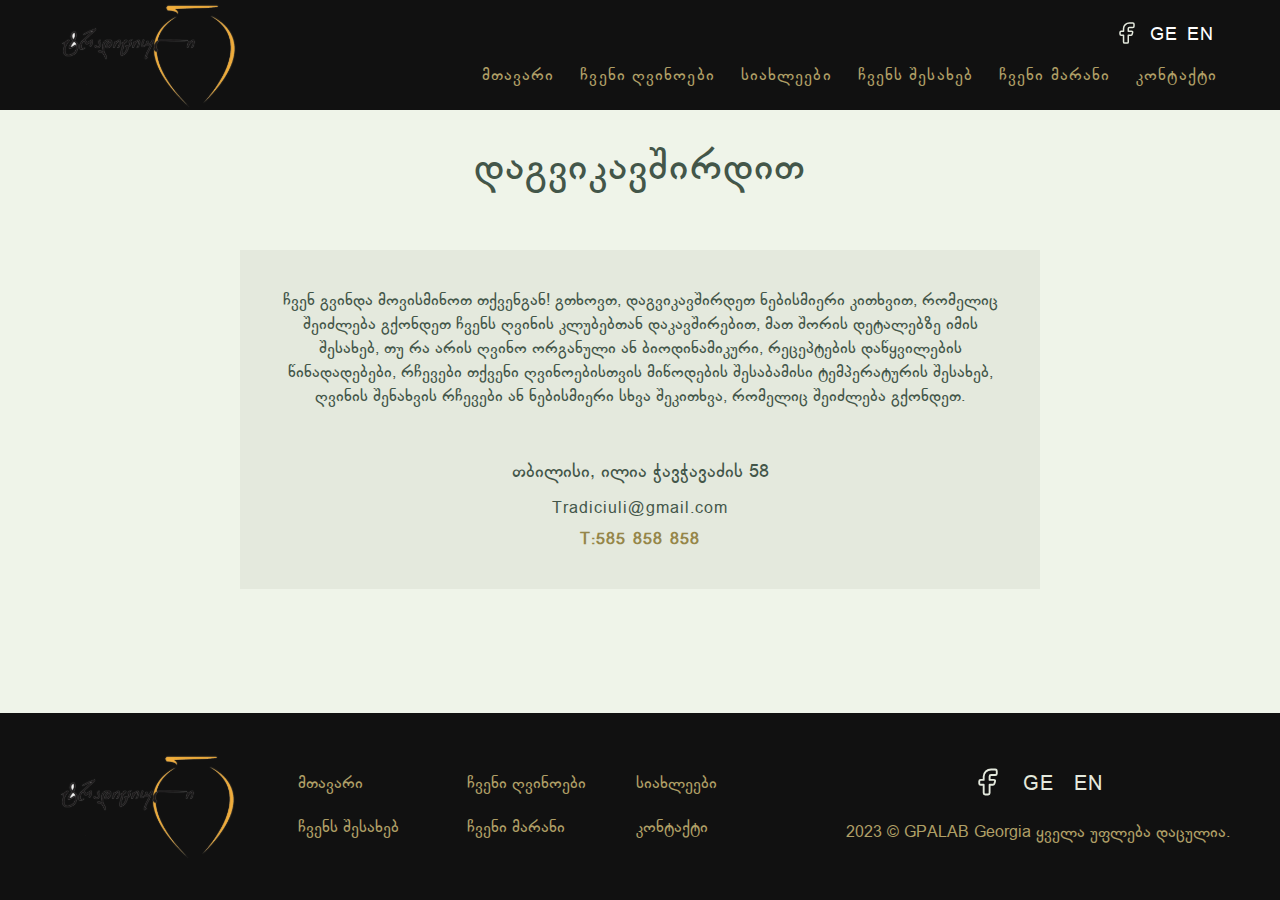
<file: contact.html>
<!DOCTYPE html>
<html lang="en">
  <head>
  <meta charset="UTF-8" />
  <meta http-equiv="X-UA-Compatible" content="IE=edge" />
  <meta name="viewport" content="width=device-width, initial-scale=1.0" />
  <meta name="description" content="ქართული ტრადიციული ღვინო">
  <meta name="keywords" content="ღვინო">
  <meta name="Copyright" content="GPALAB Georgia"> 
  <meta name="format-detection" content="telephone=no">
  <meta name="format-detection" content="address=no">
  <meta property="og:type" content="website">
  <meta property="og:title" content="ქართული ტრადიციული ღვინო">
  <meta property="og:description" content="ქართული ტრადიციული ღვინო">
  <meta property="og:url" content="tradiciuli.ge">
  <link rel="canonical" href="tradiciuli.ge">
  <link rel="stylesheet" href="./css/style.css" />
  <title>Tradiciuli</title>
</head>

<body>
<header class="header">
  <div class="header__top">
    <a href="index.html" class="header__logo"><img src="./img/logo.svg" alt="Logo" /></a>
    <menu class="header__social-menu social-menu">
      <li class="social-menu__item">
        <a href="#" class="social-menu__link">
          <img src="./img/Icons/facebook.svg" alt="facebook icon">
        </a>
      </li>
      <li class="social-menu__item">
        <a href="#" class="social-menu__link">
          GE
        </a>
      </li>
      <li class="social-menu__item">
        <a href="#" class="social-menu__link">
          EN
        </a>
      </li>
    </menu>
  </div>
  <div class="header__navigation">
    <nav class="header__menu menu">
      <ul class="menu__list">
        <li class="menu__item">
          <a href="index.html" class="menu__link">მთავარი</a>
        </li>
        <li class="menu__item">
          <a href="wine.html" class="menu__link">ჩვენი ღვინოები</a>
        </li>
        <li class="menu__item">
          <a href="blog.html" class="menu__link">სიახლეები</a>
        </li>
        <li class="menu__item">
          <a href="about.html" class="menu__link">ჩვენს შესახებ</a>
        </li>
        <li class="menu__item">
          <a href="cellar.html" class="menu__link">ჩვენი მარანი</a>
        </li>
        <li class="menu__item">
          <a href="contact.html" class="menu__link">კონტაქტი</a>
        </li>
      </ul>
    </nav>
    <button type="button" class="menu__burger-toggler">
      <span class="menu__bar menu__half menu__top"></span>
      <span class="menu__bar"></span>
      <span class="menu__bar menu__half menu__bottom"></span>
    </button>
  </div>
</header>

  <main class="main">
    <section class="contact">
      <h2 class="contact__title _title">დაგვიკავშირდით</h2>
      <div class="contact__content">
        <p class="contact__text">
          ჩვენ გვინდა მოვისმინოთ თქვენგან! გთხოვთ, დაგვიკავშირდეთ ნებისმიერი კითხვით, რომელიც შეიძლება გქონდეთ ჩვენს ღვინის კლუბებთან დაკავშირებით, მათ შორის დეტალებზე იმის შესახებ, თუ რა არის ღვინო ორგანული ან ბიოდინამიკური, რეცეპტების დაწყვილების წინადადებები, რჩევები თქვენი ღვინოებისთვის მიწოდების შესაბამისი ტემპერატურის შესახებ, ღვინის შენახვის რჩევები ან ნებისმიერი სხვა შეკითხვა, რომელიც შეიძლება გქონდეთ.
        </p>
        <div class="contact__info">
          <a href="#" class="contact__info-address">თბილისი, ილია ჭავჭავაძის 58</a>
          <a href="#" class="contact__info-mail">Tradiciuli@gmail.com</a>
          <a href="#" class="contact__info-tel">T:585 858 858</a>
        </div>
      </div>
    </section>
  </main>
<footer class="footer">
  <div class="footer__logo-navigation">
    <img src="./img/logo.svg" alt="Logo">
    <ul class="footer__navlist">
      <li class="footer__navitem">
        <a href="#" class="footer__navlink">მთავარი</a>
      </li>
      <li class="footer__navitem">
        <a href="#" class="footer__navlink">ჩვენი ღვინოები</a>
      </li>
      <li class="footer__navitem">
        <a href="#" class="footer__navlink">სიახლეები</a>
      </li>
      <li class="footer__navitem">
        <a href="#" class="footer__navlink">ჩვენს შესახებ</a>
      </li>
      <li class="footer__navitem">
        <a href="#" class="footer__navlink">ჩვენი მარანი</a>
      </li>
      <li class="footer__navitem">
        <a href="#" class="footer__navlink">კონტაქტი</a>
      </li>
    </ul>
  </div>
  <div class="footer__social-copyright">
    <menu class="footer__social-menu">
      <li class="footer__social-menu-item">
        <a href="#" class="footer__social-menu-link">
          <img src="./img/Icons/facebook.svg" alt="facebook icon">
        </a>
      </li>
      <li class="footer__social-menu-item">
        <a href="#" class="footer__social-menu-link">
          GE
        </a>
      </li>
      <li class="footer__social-menu-item">
        <a href="#" class="footer__social-menu-link">
          EN
        </a>
      </li>
    </menu>
    <p class="footer__copyright">
      2023 &copy; GPALAB Georgia ყველა უფლება დაცულია.
    </p>
  </div>
</footer>
  <script src="./js/app.min.js"></script>
</body>
</html>
</file>
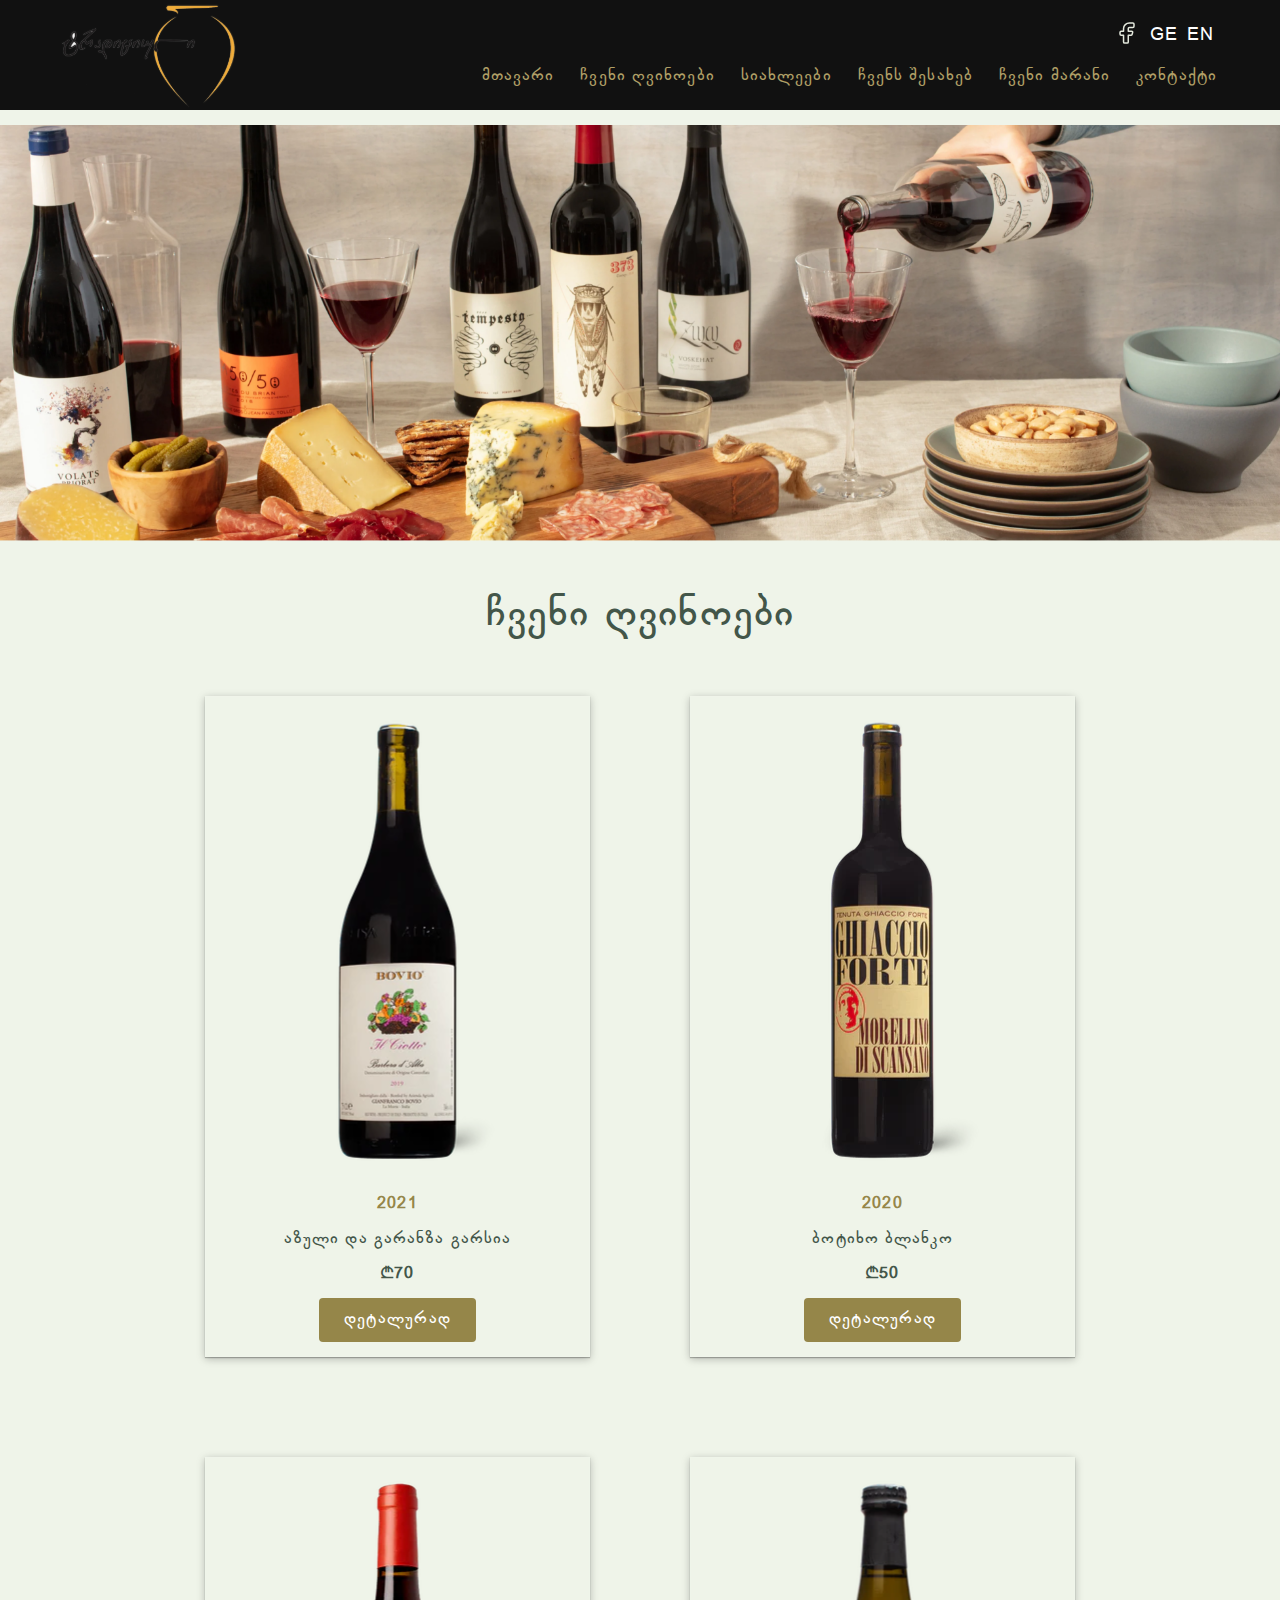
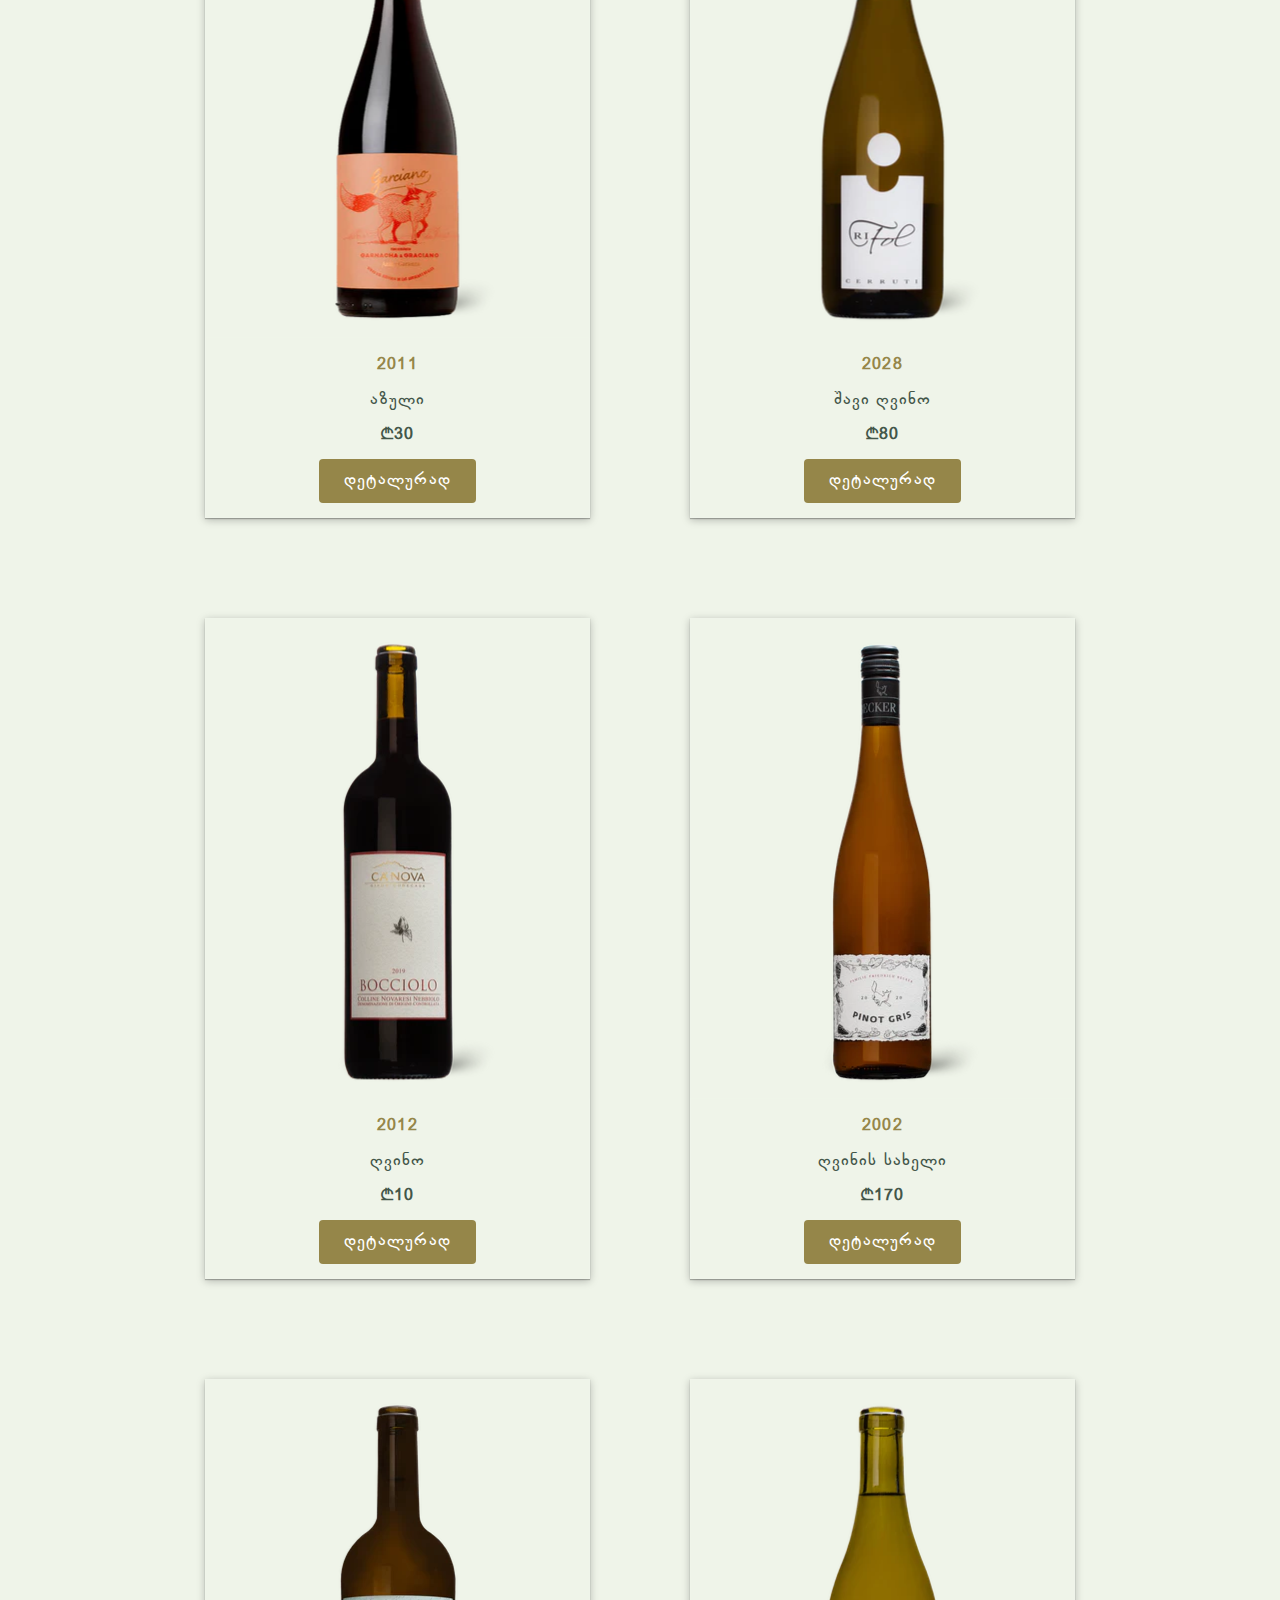
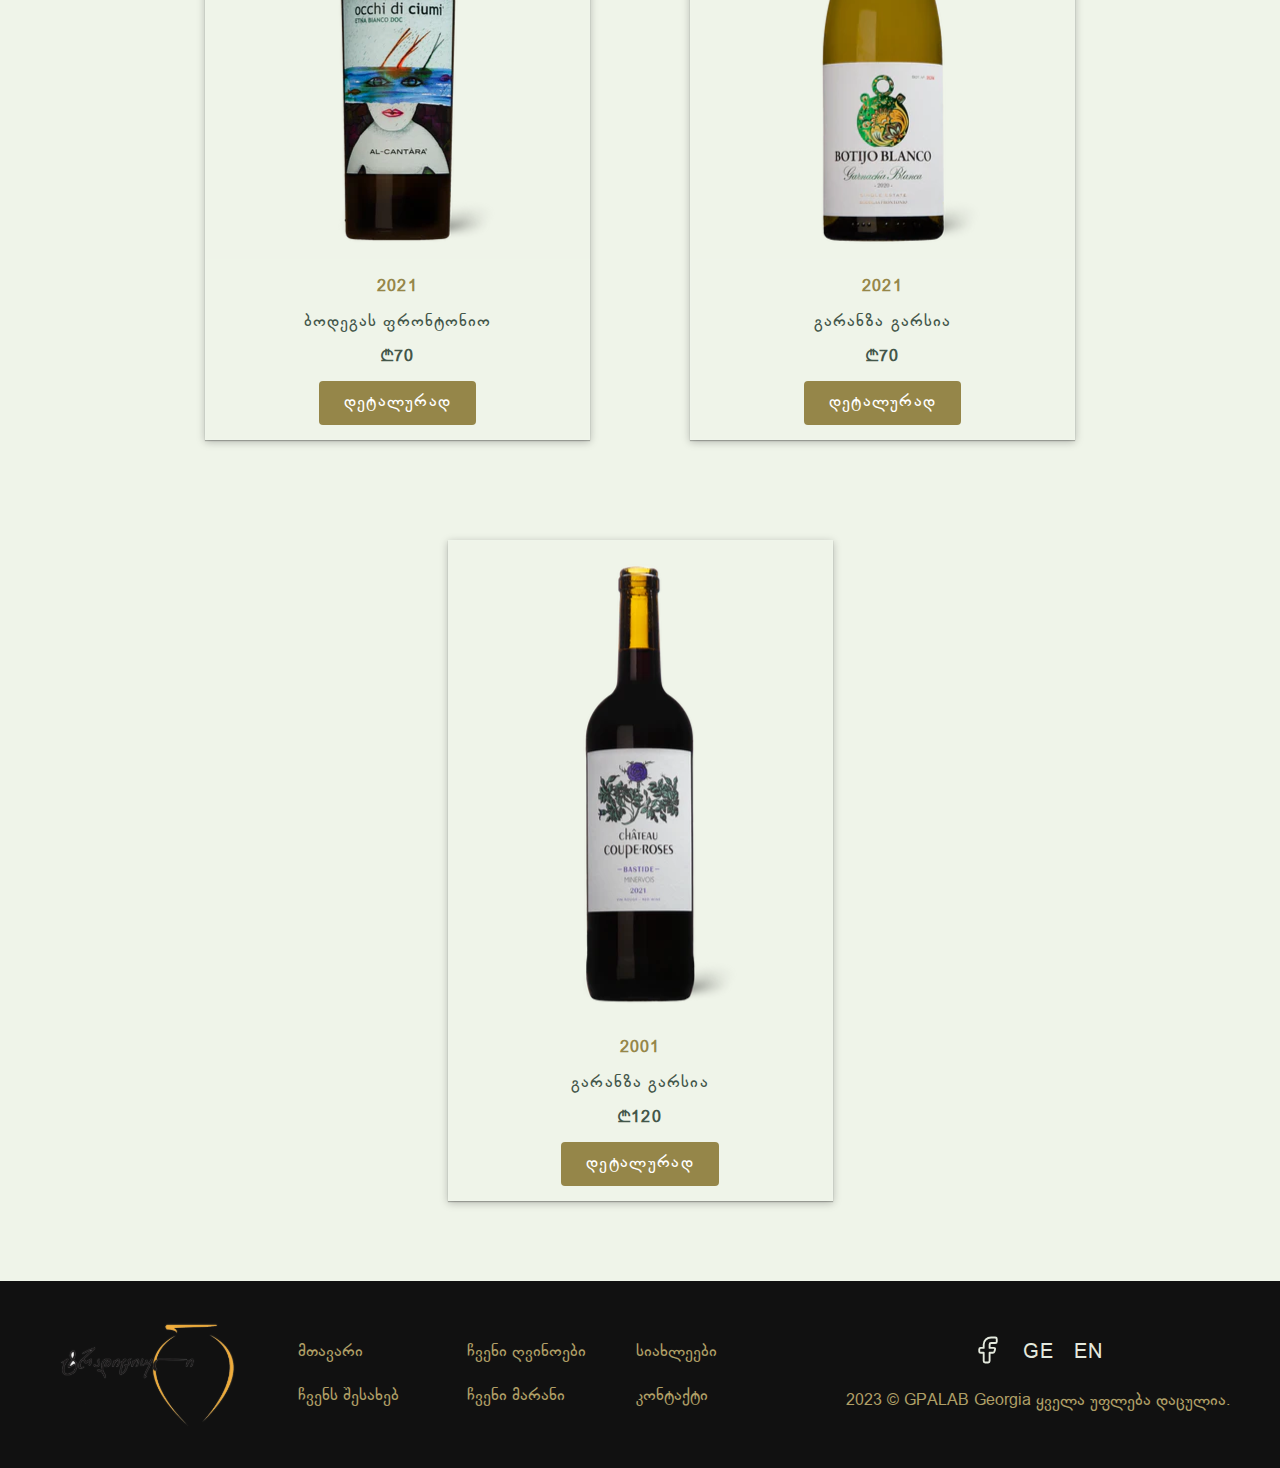
<file: wine.html>
<!DOCTYPE html>
<html lang="en">
  <head>
  <meta charset="UTF-8" />
  <meta http-equiv="X-UA-Compatible" content="IE=edge" />
  <meta name="viewport" content="width=device-width, initial-scale=1.0" />
  <meta name="description" content="ქართული ტრადიციული ღვინო">
  <meta name="keywords" content="ღვინო">
  <meta name="Copyright" content="GPALAB Georgia"> 
  <meta name="format-detection" content="telephone=no">
  <meta name="format-detection" content="address=no">
  <meta property="og:type" content="website">
  <meta property="og:title" content="ქართული ტრადიციული ღვინო">
  <meta property="og:description" content="ქართული ტრადიციული ღვინო">
  <meta property="og:url" content="tradiciuli.ge">
  <link rel="canonical" href="tradiciuli.ge">
  <link rel="stylesheet" href="./css/style.css" />
  <title>Tradiciuli</title>
</head>

<body>
<header class="header">
  <div class="header__top">
    <a href="index.html" class="header__logo"><img src="./img/logo.svg" alt="Logo" /></a>
    <menu class="header__social-menu social-menu">
      <li class="social-menu__item">
        <a href="#" class="social-menu__link">
          <img src="./img/Icons/facebook.svg" alt="facebook icon">
        </a>
      </li>
      <li class="social-menu__item">
        <a href="#" class="social-menu__link">
          GE
        </a>
      </li>
      <li class="social-menu__item">
        <a href="#" class="social-menu__link">
          EN
        </a>
      </li>
    </menu>
  </div>
  <div class="header__navigation">
    <nav class="header__menu menu">
      <ul class="menu__list">
        <li class="menu__item">
          <a href="index.html" class="menu__link">მთავარი</a>
        </li>
        <li class="menu__item">
          <a href="wine.html" class="menu__link">ჩვენი ღვინოები</a>
        </li>
        <li class="menu__item">
          <a href="blog.html" class="menu__link">სიახლეები</a>
        </li>
        <li class="menu__item">
          <a href="about.html" class="menu__link">ჩვენს შესახებ</a>
        </li>
        <li class="menu__item">
          <a href="cellar.html" class="menu__link">ჩვენი მარანი</a>
        </li>
        <li class="menu__item">
          <a href="contact.html" class="menu__link">კონტაქტი</a>
        </li>
      </ul>
    </nav>
    <button type="button" class="menu__burger-toggler">
      <span class="menu__bar menu__half menu__top"></span>
      <span class="menu__bar"></span>
      <span class="menu__bar menu__half menu__bottom"></span>
    </button>
  </div>
</header>

  <main class="main">
    <section class="wines">
      <div class="wines__bg">
        <img src="./img/BG-images/W-bg-1.png" alt="Image">
      </div>
      <div class="wines__container">
        <h2 class="wines__title _title">
          ჩვენი ღვინოები
        </h2>
        <div class="wines__content">
          <article class="wines__wine wine">
            <div class="wine__image">
              <img src="./img/Products/w-1.png" alt="Image">
            </div>
            <span class="wine__year">2021</span>
            <p class="wine__name">
              აზული და გარანზა გარსია
            </p>
            <span class="wine__price">₾70</span>
            <a href="winedetails.html" class="wine__btn _btn">დეტალურად</a>
          </article>
          <article class="wines__wine wine">
            <div class="wine__image">
              <img src="./img/Products/w-2.png" alt="Image">
            </div>
            <span class="wine__year">2020</span>
            <p class="wine__name">
              ბოტიხო ბლანკო
            </p>
            <span class="wine__price">₾50</span>
            <a href="winedetails.html" class="wine__btn _btn">დეტალურად</a>
          </article>
          <article class="wines__wine wine">
            <div class="wine__image">
              <img src="./img/Products/w-3.png" alt="Image">
            </div>
            <span class="wine__year">2011</span>
            <p class="wine__name">
              აზული
            </p>
            <span class="wine__price">₾30</span>
            <a href="winedetails.html" class="wine__btn _btn">დეტალურად</a>
          </article>
          <article class="wines__wine wine">
            <div class="wine__image">
              <img src="./img/Products/w-4.png" alt="Image">
            </div>
            <span class="wine__year">2028</span>
            <p class="wine__name">
              შავი ღვინო
            </p>
            <span class="wine__price">₾80</span>
            <a href="winedetails.html" class="wine__btn _btn">დეტალურად</a>
          </article>
          <article class="wines__wine wine">
            <div class="wine__image">
              <img src="./img/Products/w-5.png" alt="Image">
            </div>
            <span class="wine__year">2012</span>
            <p class="wine__name">
              ღვინო
            </p>
            <span class="wine__price">₾10</span>
            <a href="winedetails.html" class="wine__btn _btn">დეტალურად</a>
          </article>
          <article class="wines__wine wine">
            <div class="wine__image">
              <img src="./img/Products/w-6.png" alt="Image">
            </div>
            <span class="wine__year">2002</span>
            <p class="wine__name">
              ღვინის სახელი
            </p>
            <span class="wine__price">₾170</span>
            <a href="winedetails.html" class="wine__btn _btn">დეტალურად</a>
          </article>
          <article class="wines__wine wine">
            <div class="wine__image">
              <img src="./img/Products/w-7.png" alt="Image">
            </div>
            <span class="wine__year">2021</span>
            <p class="wine__name">
              ბოდეგას ფრონტონიო 
            </p>
            <span class="wine__price">₾70</span>
            <a href="winedetails.html" class="wine__btn _btn">დეტალურად</a>
          </article>
          <article class="wines__wine wine">
            <div class="wine__image">
              <img src="./img/Products/w-8.png" alt="Image">
            </div>
            <span class="wine__year">2021</span>
            <p class="wine__name">
              გარანზა გარსია
            </p>
            <span class="wine__price">₾70</span>
            <a href="winedetails.html" class="wine__btn _btn">დეტალურად</a>
          </article>
          <article class="wines__wine wine">
            <div class="wine__image">
              <img src="./img/Products/w-9.png" alt="Image">
            </div>
            <span class="wine__year">2001</span>
            <p class="wine__name">
              გარანზა გარსია
            </p>
            <span class="wine__price">₾120</span>
            <a href="winedetails.html" class="wine__btn _btn">დეტალურად</a>
          </article>
        </div>
      </div>
    </section>
  </main>
<footer class="footer">
  <div class="footer__logo-navigation">
    <img src="./img/logo.svg" alt="Logo">
    <ul class="footer__navlist">
      <li class="footer__navitem">
        <a href="#" class="footer__navlink">მთავარი</a>
      </li>
      <li class="footer__navitem">
        <a href="#" class="footer__navlink">ჩვენი ღვინოები</a>
      </li>
      <li class="footer__navitem">
        <a href="#" class="footer__navlink">სიახლეები</a>
      </li>
      <li class="footer__navitem">
        <a href="#" class="footer__navlink">ჩვენს შესახებ</a>
      </li>
      <li class="footer__navitem">
        <a href="#" class="footer__navlink">ჩვენი მარანი</a>
      </li>
      <li class="footer__navitem">
        <a href="#" class="footer__navlink">კონტაქტი</a>
      </li>
    </ul>
  </div>
  <div class="footer__social-copyright">
    <menu class="footer__social-menu">
      <li class="footer__social-menu-item">
        <a href="#" class="footer__social-menu-link">
          <img src="./img/Icons/facebook.svg" alt="facebook icon">
        </a>
      </li>
      <li class="footer__social-menu-item">
        <a href="#" class="footer__social-menu-link">
          GE
        </a>
      </li>
      <li class="footer__social-menu-item">
        <a href="#" class="footer__social-menu-link">
          EN
        </a>
      </li>
    </menu>
    <p class="footer__copyright">
      2023 &copy; GPALAB Georgia ყველა უფლება დაცულია.
    </p>
  </div>
</footer>
  <script src="./js/app.min.js"></script>
</body>
</html>
</file>
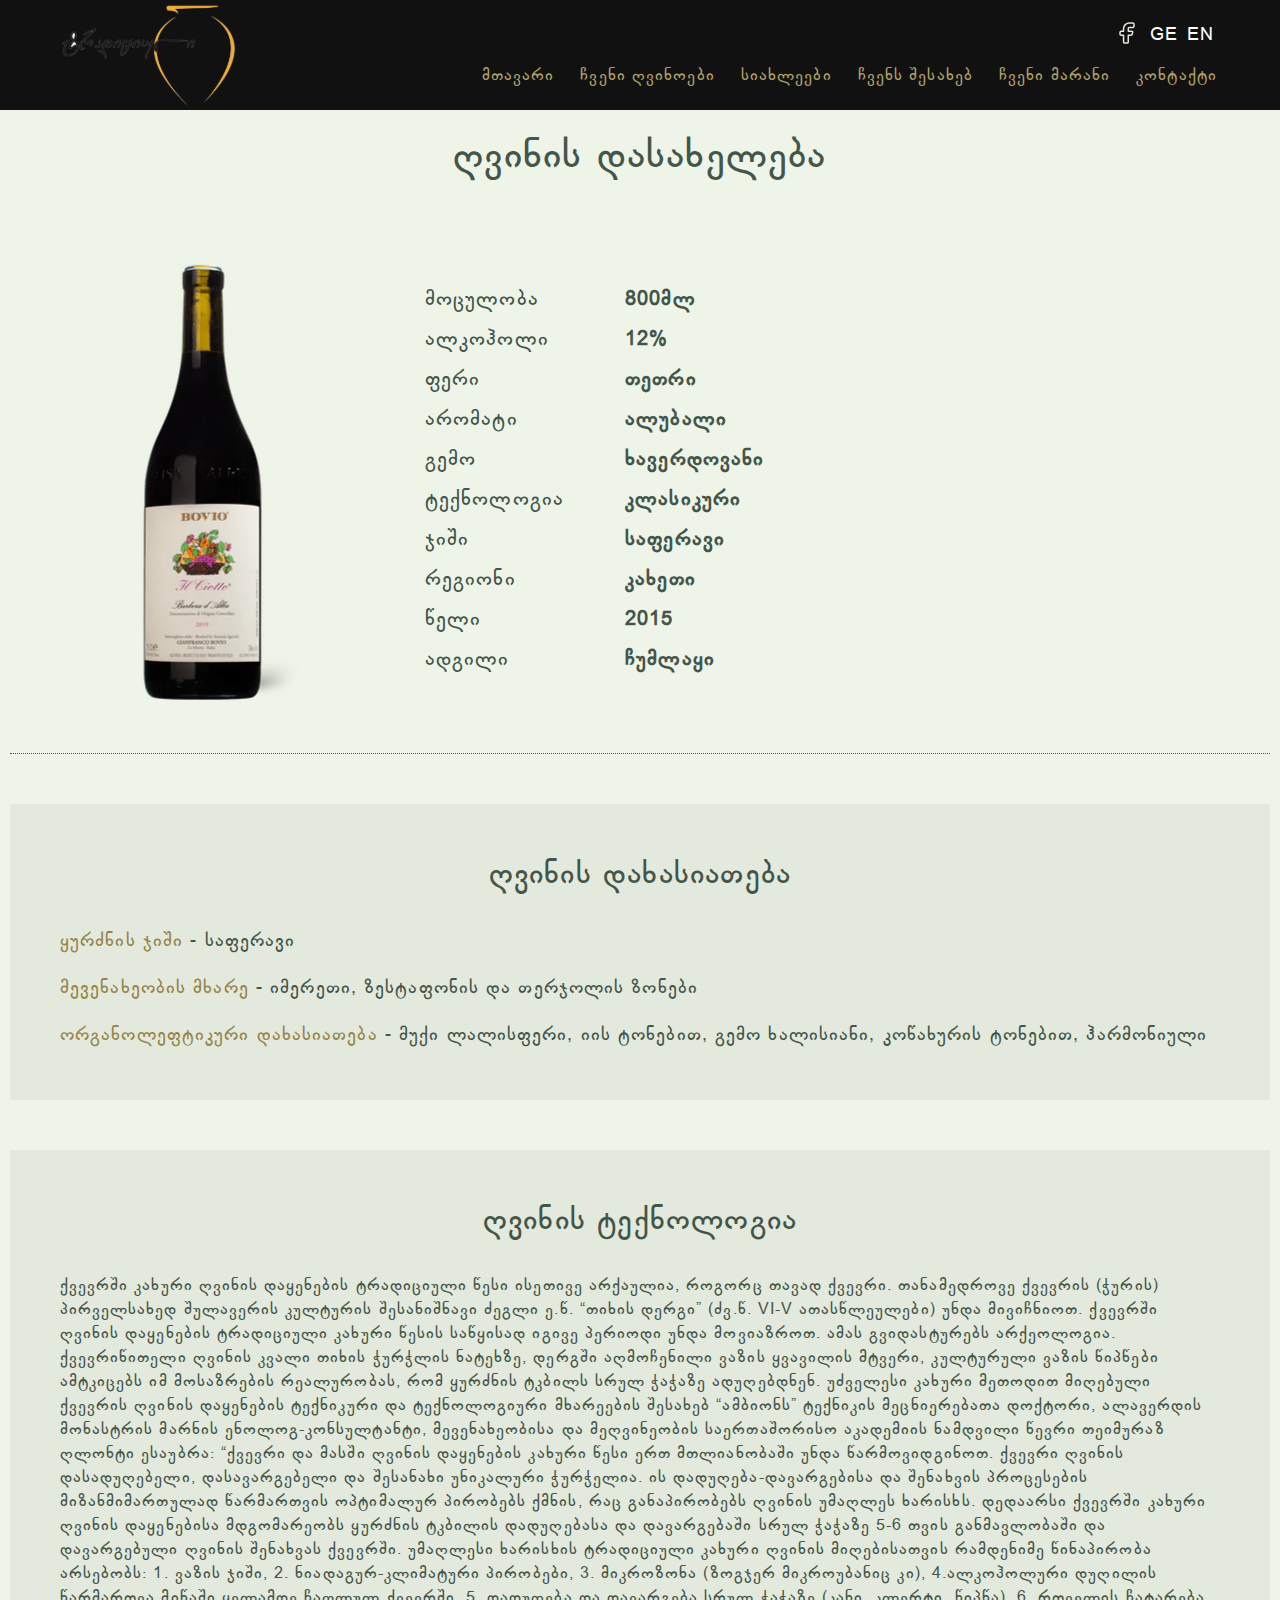
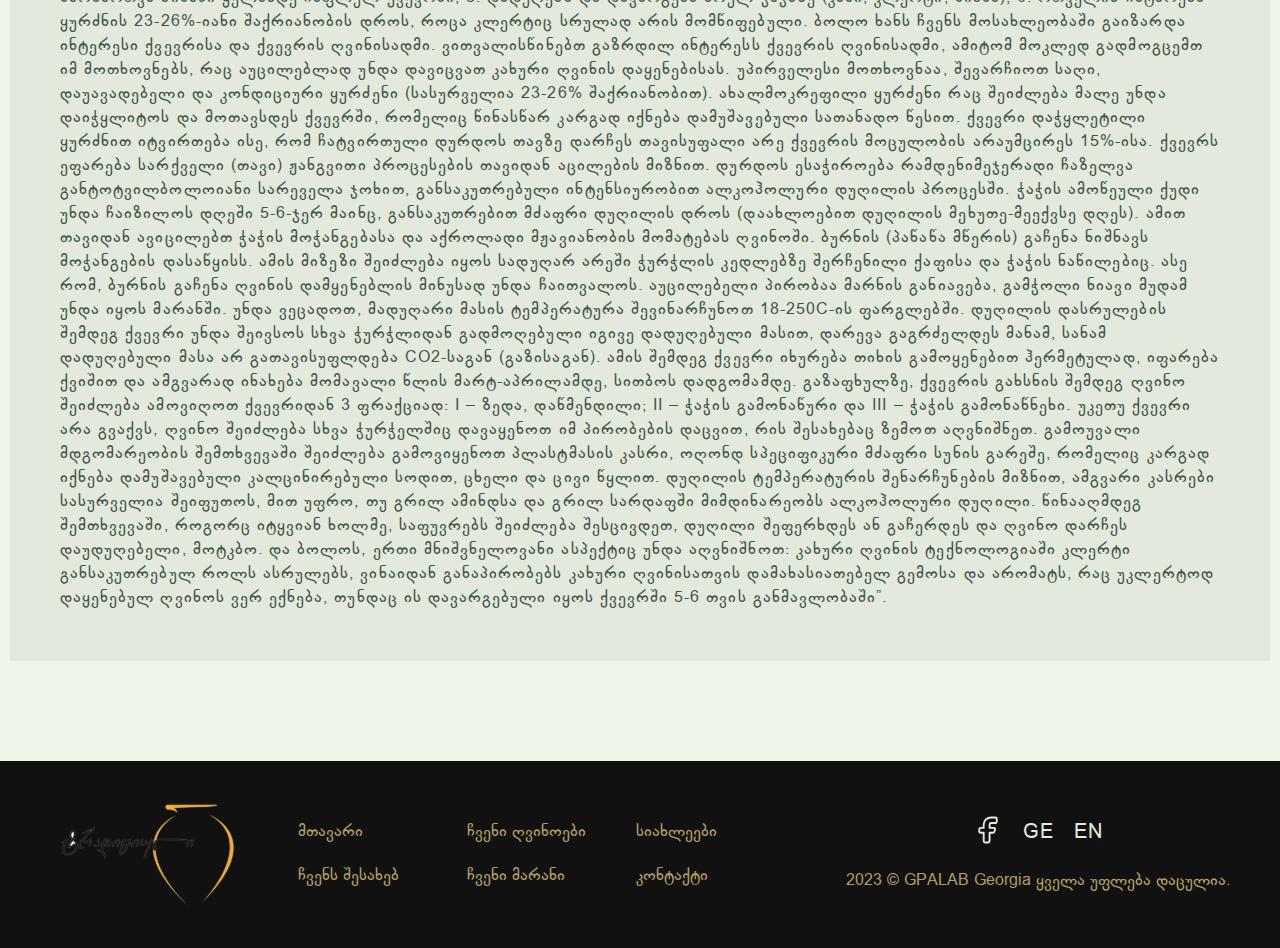
<file: wineDetails.html>
<!DOCTYPE html>
<html lang="en">
  <head>
  <meta charset="UTF-8" />
  <meta http-equiv="X-UA-Compatible" content="IE=edge" />
  <meta name="viewport" content="width=device-width, initial-scale=1.0" />
  <meta name="description" content="ქართული ტრადიციული ღვინო">
  <meta name="keywords" content="ღვინო">
  <meta name="Copyright" content="GPALAB Georgia"> 
  <meta name="format-detection" content="telephone=no">
  <meta name="format-detection" content="address=no">
  <meta property="og:type" content="website">
  <meta property="og:title" content="ქართული ტრადიციული ღვინო">
  <meta property="og:description" content="ქართული ტრადიციული ღვინო">
  <meta property="og:url" content="tradiciuli.ge">
  <link rel="canonical" href="tradiciuli.ge">
  <link rel="stylesheet" href="./css/style.css" />
  <title>Tradiciuli</title>
</head>

<body>
<header class="header">
  <div class="header__top">
    <a href="index.html" class="header__logo"><img src="./img/logo.svg" alt="Logo" /></a>
    <menu class="header__social-menu social-menu">
      <li class="social-menu__item">
        <a href="#" class="social-menu__link">
          <img src="./img/Icons/facebook.svg" alt="facebook icon">
        </a>
      </li>
      <li class="social-menu__item">
        <a href="#" class="social-menu__link">
          GE
        </a>
      </li>
      <li class="social-menu__item">
        <a href="#" class="social-menu__link">
          EN
        </a>
      </li>
    </menu>
  </div>
  <div class="header__navigation">
    <nav class="header__menu menu">
      <ul class="menu__list">
        <li class="menu__item">
          <a href="index.html" class="menu__link">მთავარი</a>
        </li>
        <li class="menu__item">
          <a href="wine.html" class="menu__link">ჩვენი ღვინოები</a>
        </li>
        <li class="menu__item">
          <a href="blog.html" class="menu__link">სიახლეები</a>
        </li>
        <li class="menu__item">
          <a href="about.html" class="menu__link">ჩვენს შესახებ</a>
        </li>
        <li class="menu__item">
          <a href="cellar.html" class="menu__link">ჩვენი მარანი</a>
        </li>
        <li class="menu__item">
          <a href="contact.html" class="menu__link">კონტაქტი</a>
        </li>
      </ul>
    </nav>
    <button type="button" class="menu__burger-toggler">
      <span class="menu__bar menu__half menu__top"></span>
      <span class="menu__bar"></span>
      <span class="menu__bar menu__half menu__bottom"></span>
    </button>
  </div>
</header>

  <main class="main">
    <section class="wine-details">
      <div class="wine-details__container">
        <h2 class="wine-details__title">ღვინის დასახელება</h2>
        <article class="wine-details__content">
          <div class="wine-details__header wine-details-header">
            <div class="wine-details-header__image">
              <img src="./img/Products/w-1.png" alt="Image">
            </div>
            <ul class="wine-details-header__info-list">
              <li class="wine-details-header__info-item">
                <span>მოცულობა</span>
                <span>800მლ</span>
              </li>
              <li class="wine-details-header__info-item">
                <span>ალკოჰოლი</span>
                <span>12%</span>
              </li>
              <li class="wine-details-header__info-item">
                <span>ფერი</span>
                <span>თეთრი</span>
              </li>
              <li class="wine-details-header__info-item">
                <span>არომატი</span>
                <span>ალუბალი</span>
              </li>
              <li class="wine-details-header__info-item">
                <span>გემო</span>
                <span>ხავერდოვანი</span>
              </li>
              <li class="wine-details-header__info-item">
                <span>ტექნოლოგია</span>
                <span>კლასიკური</span>
              </li>
              <li class="wine-details-header__info-item">
                <span>ჯიში</span>
                <span>საფერავი</span>
              </li>
              <li class="wine-details-header__info-item">
                <span>რეგიონი</span>
                <span>კახეთი</span>
              </li>
              <li class="wine-details-header__info-item">
                <span>წელი</span>
                <span>2015</span>
              </li>
              <li class="wine-details-header__info-item">
                <span>ადგილი</span>
                <span>ჩუმლაყი</span>
              </li>
            </ul>
          </div>
          <div class="wine-details__footer wine-details-footer">
            <article class="wine-details-footer__description">
              <h4 class="wine-details-footer__description-title">
                ღვინის დახასიათება
              </h4>
              <menu class="wine-details-footer__description-list">
                <li class="wine-details-footer__description-item">
                  <span>
                    ყურძნის ჯიში
                  </span>
                  -
                  <span>
                    საფერავი
                  </span>
                </li>
                <li class="wine-details-footer__description-item">
                  <span>
                    მევენახეობის მხარე
                  </span>
                  -
                  <span>
                    იმერეთი, ზესტაფონის და თერჯოლის ზონები
                  </span>
                </li>
                <li class="wine-details-footer__description-item">
                  <span>
                    ორგანოლეფტიკური დახასიათება
                  </span>
                  -
                  <span>
                    მუქი ლალისფერი, იის ტონებით, გემო ხალისიანი, კოწახურის ტონებით, ჰარმონიული
                  </span>
                </li>
              </menu>
            </article>
            <div class="wine-details-footer__technology">
              <h5 class="wine-details-footer__technology-title">
                ღვინის ტექნოლოგია
              </h5>
              <p class="wine-details-footer__technology-text">
                ქვევრში კახური ღვინის დაყენების ტრადიციული წესი ისეთივე არქაულია, როგორც თავად ქვევრი. თანამედროვე ქვევრის (ჭურის) პირველსახედ შულავერის კულტურის შესანიშნავი ძეგლი ე.წ. “თიხის დერგი” (ძვ.წ. VI-V ათასწლეულები) უნდა მივიჩნიოთ. ქვევრში ღვინის დაყენების ტრადიციული კახური წესის საწყისად იგივე პერიოდი უნდა მოვიაზროთ. ამას გვიდასტურებს არქეოლოგია. ქვევრიწითელი ღვინის კვალი თიხის ჭურჭლის ნატეხზე, დერგში აღმოჩენილი ვაზის ყვავილის მტვერი, კულტურული ვაზის წიპწები ამტკიცებს იმ მოსაზრების რეალურობას, რომ ყურძნის ტკბილს სრულ ჭაჭაზე ადუღებდნენ.
                უძველესი კახური მეთოდით მიღებული ქვევრის ღვინის დაყენების ტექნიკური და ტექნოლოგიური მხარეების შესახებ “ამბიონს” ტექნიკის მეცნიერებათა დოქტორი, ალავერდის მონასტრის მარნის ენოლოგ-კონსულტანტი, მევენახეობისა და მეღვინეობის საერთაშორისო აკადემიის ნამდვილი წევრი თეიმურაზ ღლონტი ესაუბრა:
                “ქვევრი და მასში ღვინის დაყენების კახური წესი ერთ მთლიანობაში უნდა წარმოვიდგინოთ. ქვევრი ღვინის დასადუღებელი, დასავარგებელი და შესანახი უნიკალური ჭურჭელია. ის დადუღება-დავარგებისა და შენახვის პროცესების მიზანმიმართულად წარმართვის ოპტიმალურ პირობებს ქმნის, რაც განაპირობებს ღვინის უმაღლეს ხარისხს.
                დედაარსი ქვევრში კახური ღვინის დაყენებისა მდგომარეობს ყურძნის ტკბილის დადუღებასა და დავარგებაში სრულ ჭაჭაზე 5-6 თვის განმავლობაში და დავარგებული ღვინის შენახვას ქვევრში.
                უმაღლესი ხარისხის ტრადიციული კახური ღვინის მიღებისათვის რამდენიმე წინაპირობა არსებობს: 1. ვაზის ჯიში, 2. ნიადაგურ-კლიმატური პირობები, 3. მიკროზონა (ზოგჯერ მიკროუბანიც კი), 4.ალკოჰოლური დუღილის წარმართვა მიწაში ყელამდე ჩაფლულ ქვევრში, 5. დადუღება და დავარგება სრულ ჭაჭაზე (კანი, კლერტი, წიპწა), 6. რთველის ჩატარება ყურძნის 23-26%-იანი შაქრიანობის დროს, როცა კლერტიც სრულად არის მომწიფებული.
                ბოლო ხანს ჩვენს მოსახლეობაში გაიზარდა ინტერესი ქვევრისა და ქვევრის ღვინისადმი. ვითვალისწინებთ გაზრდილ ინტერესს ქვევრის ღვინისადმი, ამიტომ მოკლედ გადმოგცემთ იმ მოთხოვნებს, რაც აუცილებლად უნდა დავიცვათ კახური ღვინის დაყენებისას.
                უპირველესი მოთხოვნაა, შევარჩიოთ საღი, დაუავადებელი და კონდიციური ყურძენი (სასურველია 23-26% შაქრიანობით). ახალმოკრეფილი ყურძენი რაც შეიძლება მალე უნდა დაიჭყლიტოს და მოთავსდეს ქვევრში, რომელიც წინასწარ კარგად იქნება დამუშავებული სათანადო წესით. ქვევრი დაჭყლეტილი ყურძნით იტვირთება ისე, რომ ჩატვირთული დურდოს თავზე დარჩეს თავისუფალი არე ქვევრის მოცულობის არაუმცირეს 15%-ისა. ქვევრს ეფარება სარქველი (თავი) ჟანგვითი პროცესების თავიდან აცილების მიზნით. დურდოს ესაჭიროება რამდენიმეჯერადი ჩაზელვა განტოტვილბოლოიანი სარეველა ჯოხით, განსაკუთრებული ინტენსიურობით ალკოჰოლური დუღილის პროცესში. ჭაჭის ამოწეული ქუდი უნდა ჩაიზილოს დღეში 5-6-ჯერ მაინც, განსაკუთრებით მძაფრი დუღილის დროს (დაახლოებით დუღილის მეხუთე-მეექვსე დღეს). ამით თავიდან ავიცილებთ ჭაჭის მოჭანგებასა და აქროლადი მჟავიანობის მომატებას ღვინოში. ბურნის (პაწაწა მწერის) გაჩენა ნიშნავს მოჭანგების დასაწყისს. ამის მიზეზი შეიძლება იყოს სადუღარ არეში ჭურჭლის კედლებზე შერჩენილი ქაფისა და ჭაჭის ნაწილებიც. ასე რომ, ბურნის გაჩენა ღვინის დამყენებლის მინუსად უნდა ჩაითვალოს. აუცილებელი პირობაა მარნის განიავება, გამჭოლი ნიავი მუდამ უნდა იყოს მარანში. უნდა ვეცადოთ, მადუღარი მასის ტემპერატურა შევინარჩუნოთ 18-250C-ის ფარგლებში. დუღილის დასრულების შემდეგ ქვევრი უნდა შეივსოს სხვა ჭურჭლიდან გადმოღებული იგივე დადუღებული მასით, დარევა გაგრძელდეს მანამ, სანამ დადუღებული მასა არ გათავისუფლდება CO2-საგან (გაზისაგან). ამის შემდეგ ქვევრი იხურება თიხის გამოყენებით ჰერმეტულად, იფარება ქვიშით და ამგვარად ინახება მომავალი წლის მარტ-აპრილამდე, სითბოს დადგომამდე. გაზაფხულზე, ქვევრის გახსნის შემდეგ ღვინო შეიძლება ამოვიღოთ ქვევრიდან 3 ფრაქციად: I – ზედა, დაწმენდილი; II – ჭაჭის გამონაწური და III – ჭაჭის გამონაწნეხი.
                უკეთუ ქვევრი არა გვაქვს, ღვინო შეიძლება სხვა ჭურჭელშიც დავაყენოთ იმ პირობების დაცვით, რის შესახებაც ზემოთ აღვნიშნეთ. გამოუვალი მდგომარეობის შემთხვევაში შეიძლება გამოვიყენოთ პლასტმასის კასრი, ოღონდ სპეციფიკური მძაფრი სუნის გარეშე, რომელიც კარგად იქნება დამუშავებული კალცინირებული სოდით, ცხელი და ცივი წყლით. დუღილის ტემპერატურის შენარჩუნების მიზნით, ამგვარი კასრები სასურველია შეიფუთოს, მით უფრო, თუ გრილ ამინდსა და გრილ სარდაფში მიმდინარეობს ალკოჰოლური დუღილი. წინააღმდეგ შემთხვევაში, როგორც იტყვიან ხოლმე, საფუვრებს შეიძლება შესცივდეთ, დუღილი შეფერხდეს ან გაჩერდეს და ღვინო დარჩეს დაუდუღებელი, მოტკბო.
                და ბოლოს, ერთი მნიშვნელოვანი ასპექტიც უნდა აღვნიშნოთ: კახური ღვინის ტექნოლოგიაში კლერტი განსაკუთრებულ როლს ასრულებს, ვინაიდან განაპირობებს კახური ღვინისათვის დამახასიათებელ გემოსა და არომატს, რაც უკლერტოდ დაყენებულ ღვინოს ვერ ექნება, თუნდაც ის დავარგებული იყოს ქვევრში 5-6 თვის განმავლობაში”.
              </p>
            </div>
          </div>
        </article>
      </div>
    </section>
  </main>
<footer class="footer">
  <div class="footer__logo-navigation">
    <img src="./img/logo.svg" alt="Logo">
    <ul class="footer__navlist">
      <li class="footer__navitem">
        <a href="#" class="footer__navlink">მთავარი</a>
      </li>
      <li class="footer__navitem">
        <a href="#" class="footer__navlink">ჩვენი ღვინოები</a>
      </li>
      <li class="footer__navitem">
        <a href="#" class="footer__navlink">სიახლეები</a>
      </li>
      <li class="footer__navitem">
        <a href="#" class="footer__navlink">ჩვენს შესახებ</a>
      </li>
      <li class="footer__navitem">
        <a href="#" class="footer__navlink">ჩვენი მარანი</a>
      </li>
      <li class="footer__navitem">
        <a href="#" class="footer__navlink">კონტაქტი</a>
      </li>
    </ul>
  </div>
  <div class="footer__social-copyright">
    <menu class="footer__social-menu">
      <li class="footer__social-menu-item">
        <a href="#" class="footer__social-menu-link">
          <img src="./img/Icons/facebook.svg" alt="facebook icon">
        </a>
      </li>
      <li class="footer__social-menu-item">
        <a href="#" class="footer__social-menu-link">
          GE
        </a>
      </li>
      <li class="footer__social-menu-item">
        <a href="#" class="footer__social-menu-link">
          EN
        </a>
      </li>
    </menu>
    <p class="footer__copyright">
      2023 &copy; GPALAB Georgia ყველა უფლება დაცულია.
    </p>
  </div>
</footer>
  <script src="./js/app.min.js"></script>
</body>
</html>
</file>
<file: css/style.css>
@font-face {
  font-family: "BPG Glaho WEB";
  src: url("../font/bpg-glaho-web-webfont.eot");
  src: url("../font/bpg-glaho-web-webfont.eot?#iefix") format("embedded-opentype"), url("../font/bpg-glaho-web-webfont.woff2") format("woff2"), url("../font/bpg-glaho-web-webfont.woff") format("woff"), url("../font/bpg-glaho-web-webfont.ttf") format("truetype"), url("../font/bpg-glaho-web-webfont.svg#bpg_glaho_webregular") format("svg");
}

*,
*::before,
*::after {
  margin: 0;
  padding: 0;
  border: 0;
  -webkit-box-sizing: border-box;
  box-sizing: border-box;
}

html,
body {
  height: 100%;
  width: 100%;
  font-size: 100%;
  line-height: 1;
  font-size: 14px;
  -ms-text-size-adjust: 100%;
  -moz-text-size-adjust: 100%;
  -webkit-text-size-adjust: 100%;
}

html {
  scroll-behavior: smooth;
}

nav,
footer,
header,
aside {
  display: block;
}

a {
  color: inherit;
}

a,
a:visited,
a:hover {
  text-decoration: none;
}

a:focus,
a:active {
  outline: none;
}

:focus,
:active {
  outline: none;
}

h1,
h2,
h3,
h4,
h5,
h6,
p {
  font-size: inherit;
  font-weight: inherit;
  line-height: inherit;
}

p + p {
  margin-top: 15px;
}

ul,
menu {
  list-style: none;
}

* img {
  max-width: 100%;
  -o-object-fit: cover;
  object-fit: cover;
}

input,
textarea,
button,
select {
  font: inherit inherit;
}

input::-ms-clear {
  display: none;
}

button,
input[type=submit] {
  background: transparent;
  display: inline-block;
  -webkit-box-shadow: none;
  box-shadow: none;
  background: none;
  cursor: pointer;
}

input:focus,
input:active,
button:focus,
button:active {
  outline: none;
}

button::-moz-focus-inner {
  padding: 0;
  border: 0;
}

label {
  cursor: pointer;
}

legend {
  display: block;
}

body {
  font: normal 400 16px/1 "BPG Glaho WEB";
  background: #eff4e9;
  position: relative;
  height: 100%;
  color: #435649;
  display: -webkit-box;
  display: -ms-flexbox;
  display: flex;
  -webkit-box-orient: vertical;
  -webkit-box-direction: normal;
  -ms-flex-direction: column;
  flex-direction: column;
  text-align: -moz-center;
  text-align: -webkit-center;
}

body._lock {
  overflow: hidden;
  -ms-touch-action: none;
  touch-action: none;
}

[class*=__container] {
  max-width: 1460px;
  margin: 0 auto;
  padding: 0px 10px;
}

.header {
  max-width: 1920px;
}

.main {
  max-width: 1920px;
  -webkit-box-flex: 1;
  -ms-flex: 1 1 auto;
  flex: 1 1 auto;
  margin-top: 110px;
}

.footer {
  max-width: 1920px;
}

._btn {
  background: #958649;
  display: inline-block;
  padding: 10px 25px;
  color: #ffffff;
  border-radius: 4px;
  letter-spacing: 1.3px;
  line-height: 150%;
  -webkit-transition: all 0.3s ease-in-out;
  -o-transition: all 0.3s ease-in-out;
  transition: all 0.3s ease-in-out;
}

._title {
  max-width: 560px;
  text-align: center;
  line-height: 150%;
  letter-spacing: 1.2px;
}

:root {
  --swiper-theme-color: #007aff;
}

.swiper {
  margin-left: auto;
  margin-right: auto;
  position: relative;
  overflow: hidden;
  list-style: none;
  padding: 0;
  z-index: 1;
}

.swiper-vertical > .swiper-wrapper {
  -webkit-box-orient: vertical;
  -webkit-box-direction: normal;
  -ms-flex-direction: column;
  flex-direction: column;
}

.swiper-wrapper {
  position: relative;
  width: 100%;
  height: 100%;
  z-index: 1;
  display: -webkit-box;
  display: -ms-flexbox;
  display: flex;
  -webkit-transition-property: -webkit-transform;
  transition-property: -webkit-transform;
  -o-transition-property: transform;
  transition-property: transform;
  transition-property: transform, -webkit-transform;
  -webkit-box-sizing: content-box;
  box-sizing: content-box;
}

.swiper-android .swiper-slide,
.swiper-wrapper {
  -webkit-transform: translate3d(0px, 0, 0);
  transform: translate3d(0px, 0, 0);
}

.swiper-pointer-events {
  -ms-touch-action: pan-y;
  touch-action: pan-y;
}

.swiper-pointer-events.swiper-vertical {
  -ms-touch-action: pan-x;
  touch-action: pan-x;
}

.swiper-slide {
  -ms-flex-negative: 0;
  flex-shrink: 0;
  width: 100%;
  height: 100%;
  position: relative;
  -webkit-transition-property: -webkit-transform;
  transition-property: -webkit-transform;
  -o-transition-property: transform;
  transition-property: transform;
  transition-property: transform, -webkit-transform;
}

.swiper-slide-invisible-blank {
  visibility: hidden;
}

.swiper-autoheight,
.swiper-autoheight .swiper-slide {
  height: auto;
}

.swiper-autoheight .swiper-wrapper {
  -webkit-box-align: start;
  -ms-flex-align: start;
  align-items: flex-start;
  -webkit-transition-property: height, -webkit-transform;
  transition-property: height, -webkit-transform;
  -o-transition-property: transform, height;
  transition-property: transform, height;
  transition-property: transform, height, -webkit-transform;
}

.swiper-backface-hidden .swiper-slide {
  -webkit-transform: translateZ(0);
  transform: translateZ(0);
  -webkit-backface-visibility: hidden;
  backface-visibility: hidden;
}

.swiper-3d,
.swiper-3d.swiper-css-mode .swiper-wrapper {
  -webkit-perspective: 1200px;
  perspective: 1200px;
}

.swiper-3d .swiper-wrapper,
.swiper-3d .swiper-slide,
.swiper-3d .swiper-slide-shadow,
.swiper-3d .swiper-slide-shadow-left,
.swiper-3d .swiper-slide-shadow-right,
.swiper-3d .swiper-slide-shadow-top,
.swiper-3d .swiper-slide-shadow-bottom,
.swiper-3d .swiper-cube-shadow {
  -webkit-transform-style: preserve-3d;
  transform-style: preserve-3d;
}

.swiper-3d .swiper-slide-shadow,
.swiper-3d .swiper-slide-shadow-left,
.swiper-3d .swiper-slide-shadow-right,
.swiper-3d .swiper-slide-shadow-top,
.swiper-3d .swiper-slide-shadow-bottom {
  position: absolute;
  left: 0;
  top: 0;
  width: 100%;
  height: 100%;
  pointer-events: none;
  z-index: 10;
}

.swiper-3d .swiper-slide-shadow {
  background: rgba(0, 0, 0, 0.15);
}

.swiper-3d .swiper-slide-shadow-left {
  background: linear-gradient(to left, rgba(0, 0, 0, 0.5), rgba(0, 0, 0, 0));
}

.swiper-3d .swiper-slide-shadow-right {
  background: linear-gradient(to right, rgba(0, 0, 0, 0.5), rgba(0, 0, 0, 0));
}

.swiper-3d .swiper-slide-shadow-top {
  background: linear-gradient(to top, rgba(0, 0, 0, 0.5), rgba(0, 0, 0, 0));
}

.swiper-3d .swiper-slide-shadow-bottom {
  background: linear-gradient(to bottom, rgba(0, 0, 0, 0.5), rgba(0, 0, 0, 0));
}

.swiper-css-mode > .swiper-wrapper {
  overflow: auto;
  scrollbar-width: none;
  -ms-overflow-style: none;
}

.swiper-css-mode > .swiper-wrapper::-webkit-scrollbar {
  display: none;
}

.swiper-css-mode > .swiper-wrapper > .swiper-slide {
  scroll-snap-align: start start;
}

.swiper-horizontal.swiper-css-mode > .swiper-wrapper {
  -ms-scroll-snap-type: x mandatory;
  scroll-snap-type: x mandatory;
}

.swiper-vertical.swiper-css-mode > .swiper-wrapper {
  -ms-scroll-snap-type: y mandatory;
  scroll-snap-type: y mandatory;
}

.swiper-centered > .swiper-wrapper::before {
  content: "";
  -ms-flex-negative: 0;
  flex-shrink: 0;
  -webkit-box-ordinal-group: 10000;
  -ms-flex-order: 9999;
  order: 9999;
}

.swiper-centered.swiper-horizontal > .swiper-wrapper > .swiper-slide:first-child {
  -webkit-margin-start: var(--swiper-centered-offset-before);
  margin-inline-start: var(--swiper-centered-offset-before);
}

.swiper-centered.swiper-horizontal > .swiper-wrapper::before {
  height: 100%;
  width: var(--swiper-centered-offset-after);
}

.swiper-centered.swiper-vertical > .swiper-wrapper > .swiper-slide:first-child {
  -webkit-margin-before: var(--swiper-centered-offset-before);
  margin-block-start: var(--swiper-centered-offset-before);
}

.swiper-centered.swiper-vertical > .swiper-wrapper::before {
  width: 100%;
  height: var(--swiper-centered-offset-after);
}

.swiper-centered > .swiper-wrapper > .swiper-slide {
  scroll-snap-align: center center;
}

.wine-product {
  width: 420px;
  -webkit-box-shadow: rgba(14, 30, 37, 0.12) 0px 2px 4px 0px, rgba(14, 30, 37, 0.32) 0px 2px 16px 0px;
  box-shadow: rgba(14, 30, 37, 0.12) 0px 2px 4px 0px, rgba(14, 30, 37, 0.32) 0px 2px 16px 0px;
  -webkit-transition: all 0.3s ease-in-out;
  -o-transition: all 0.3s ease-in-out;
  transition: all 0.3s ease-in-out;
}

.wine-product span {
  display: -webkit-box;
  display: -ms-flexbox;
  display: flex;
  -webkit-box-align: center;
  -ms-flex-align: center;
  align-items: center;
  text-align: start;
  gap: 10px;
  margin-left: 10px;
  margin-top: 8px;
  margin-bottom: 12px;
}

.wine-product span img {
  max-width: 20px;
}

@-webkit-keyframes arrow-move {
  0% {
    -webkit-transform: translateX(0);
    transform: translateX(0);
  }

  100% {
    -webkit-transform: translateX(10px);
    transform: translateX(10px);
  }
}

@keyframes arrow-move {
  0% {
    -webkit-transform: translateX(0);
    transform: translateX(0);
  }

  100% {
    -webkit-transform: translateX(10px);
    transform: translateX(10px);
  }
}

._blog-link {
  display: -webkit-inline-box;
  display: -ms-inline-flexbox;
  display: inline-flex;
  -webkit-box-align: center;
  -ms-flex-align: center;
  align-items: center;
  gap: 5px;
  -webkit-transition: all 0.3s ease-in-out;
  -o-transition: all 0.3s ease-in-out;
  transition: all 0.3s ease-in-out;
}

._blog-link span {
  font-size: 18px;
  letter-spacing: 1.1px;
}

._blog-link img {
  width: 65px;
}

.header {
  background: rgba(17, 17, 17, 0.7803921569);
  position: fixed;
  width: 100%;
  height: 80px;
  display: -webkit-box;
  display: -ms-flexbox;
  display: flex;
  -webkit-box-orient: vertical;
  -webkit-box-direction: normal;
  -ms-flex-direction: column;
  flex-direction: column;
  -webkit-box-pack: center;
  -ms-flex-pack: center;
  justify-content: center;
  padding: 0 55px;
  color: #AF9F66;
  z-index: 100;
  -webkit-transition: all 0.3s ease-in-out;
  -o-transition: all 0.3s ease-in-out;
  transition: all 0.3s ease-in-out;
}

.header._header-default {
  background: #111111;
  position: fixed;
  width: 100%;
  height: 110px;
  display: -webkit-box;
  display: -ms-flexbox;
  display: flex;
  -webkit-box-orient: vertical;
  -webkit-box-direction: normal;
  -ms-flex-direction: column;
  flex-direction: column;
  -webkit-box-pack: center;
  -ms-flex-pack: center;
  justify-content: center;
  padding: 0 55px;
  color: #AF9F66;
  z-index: 100;
  -webkit-transition: all 0.3s ease-in-out;
  -o-transition: all 0.3s ease-in-out;
  transition: all 0.3s ease-in-out;
}

.header._header-default .header__logo {
  width: 200px;
}

.header .header__logo {
  width: 130px;
}

.header__top {
  width: 100%;
  height: 40%;
  display: -webkit-box;
  display: -ms-flexbox;
  display: flex;
  -webkit-box-pack: end;
  -ms-flex-pack: end;
  justify-content: end;
}

.header__logo {
  position: absolute;
  left: 50px;
  top: 50%;
  -webkit-transform: translateY(-50%);
  -ms-transform: translateY(-50%);
  transform: translateY(-50%);
  display: -webkit-box;
  display: -ms-flexbox;
  display: flex;
  -webkit-box-pack: center;
  -ms-flex-pack: center;
  justify-content: center;
  -webkit-box-align: center;
  -ms-flex-align: center;
  align-items: center;
  width: 200px;
  height: 110px;
  z-index: 100;
  -webkit-transition: all 0.3s ease-in-out;
  -o-transition: all 0.3s ease-in-out;
  transition: all 0.3s ease-in-out;
}

.header__social-menu {
  display: -webkit-box;
  display: -ms-flexbox;
  display: flex;
  -webkit-box-pack: center;
  -ms-flex-pack: center;
  justify-content: center;
  -webkit-box-align: center;
  -ms-flex-align: center;
  align-items: center;
  gap: 8px;
  margin-right: 12px;
}

.header__navigation {
  height: 40%;
  display: -webkit-box;
  display: -ms-flexbox;
  display: flex;
  -webkit-box-align: center;
  -ms-flex-align: center;
  align-items: center;
  gap: 50px;
}

.header__menu {
  width: 100%;
  display: -webkit-box;
  display: -ms-flexbox;
  display: flex;
  -webkit-box-pack: end;
  -ms-flex-pack: end;
  justify-content: end;
  -webkit-box-align: center;
  -ms-flex-align: center;
  align-items: center;
}

.social-menu__item:not(:first-child) {
  margin-top: 6px;
  margin-left: 5px;
}

.social-menu__link {
  display: -webkit-box;
  display: -ms-flexbox;
  display: flex;
  -webkit-box-align: center;
  -ms-flex-align: center;
  align-items: center;
  -webkit-box-pack: center;
  -ms-flex-pack: center;
  justify-content: center;
  width: 24px;
  height: 24px;
  font-size: 18px;
  color: #ffffff;
  letter-spacing: 1.2px;
}

.menu._active .menu__list {
  top: 110px;
  z-index: 10;
}

.menu__list {
  display: -webkit-box;
  display: -ms-flexbox;
  display: flex;
  -webkit-box-pack: center;
  -ms-flex-pack: center;
  justify-content: center;
  -webkit-box-align: center;
  -ms-flex-align: center;
  align-items: center;
  gap: 10px;
}

.menu__link {
  position: relative;
  letter-spacing: 1.1px;
  padding: 8px;
  -webkit-transition: all 0.5s ease-in-out;
  -o-transition: all 0.5s ease-in-out;
  transition: all 0.5s ease-in-out;
}

.menu__link::before {
  background: #AF9F66;
  content: "";
  width: 0;
  height: 100%;
  position: absolute;
  top: 0;
  left: 0;
  z-index: -1;
  -webkit-transition: width 0.5s ease-in-out;
  -o-transition: width 0.5s ease-in-out;
  transition: width 0.5s ease-in-out;
  display: inline-block;
  border-radius: 5px;
}

.menu__burger-toggler {
  display: none;
}

.home__wine-club {
  position: relative;
  text-align: center;
  max-height: 650px;
  overflow: hidden;
}

.home__wine-club img {
  min-height: 300px;
}

.wine-club__content {
  position: absolute;
  width: 100%;
  height: 100%;
  left: 0;
  top: 0;
  display: -webkit-box;
  display: -ms-flexbox;
  display: flex;
  -webkit-box-orient: vertical;
  -webkit-box-direction: normal;
  -ms-flex-direction: column;
  flex-direction: column;
  -webkit-box-align: center;
  -ms-flex-align: center;
  align-items: center;
  -webkit-box-pack: justify;
  -ms-flex-pack: justify;
  justify-content: space-between;
  padding: 40px 0;
}

.wine-club__title {
  font-size: 40px;
}

.wine-club__link {
  padding: 12px 20px;
}

.home__description-slider {
  width: 100%;
  margin-bottom: 30px;
  border-bottom: 1px solid #435649;
}

.description-slider__swiper {
  margin-bottom: 30px;
  padding: 0 30px;
}

.description-slider__slide {
  display: -webkit-box;
  display: -ms-flexbox;
  display: flex;
  -webkit-box-orient: vertical;
  -webkit-box-direction: normal;
  -ms-flex-direction: column;
  flex-direction: column;
  -webkit-box-pack: center;
  -ms-flex-pack: center;
  justify-content: center;
  -webkit-box-align: center;
  -ms-flex-align: center;
  align-items: center;
}

.description-slider__slide-text {
  text-align: center;
  max-width: 600px;
  margin-bottom: 10px;
  padding: 5px;
  line-height: 150%;
}

.description-slider__slide-title {
  padding: 5px;
}

.home__wine-assortment {
  margin-bottom: 100px;
  padding: 0 10px;
}

.wine-assortment__logo {
  width: 145px;
  height: 170px;
  margin-bottom: 20px;
}

.wine-assortment__title {
  font-size: 40px;
  margin-bottom: 20px;
}

.wine-assortment__link {
  width: 290px;
  margin-bottom: 30px;
}

.wine-assortment__list {
  width: 100%;
  display: -webkit-box;
  display: -ms-flexbox;
  display: flex;
  -ms-flex-pack: distribute;
  justify-content: space-around;
  -webkit-box-align: center;
  -ms-flex-align: center;
  align-items: center;
  gap: 30px;
}

.wine-assortment__item {
  max-width: 475px;
}

.wine-assortment__item-image {
  margin-bottom: 15px;
}

.wine-assortment__item-link {
  width: 100%;
}

.home__wine-characteristics {
  background: #E4E9DD;
  margin-bottom: 40px;
  padding: 80px 0;
}

.wine-characteristics__container {
  text-align: start;
  display: -webkit-box;
  display: -ms-flexbox;
  display: flex;
  -webkit-box-pack: justify;
  -ms-flex-pack: justify;
  justify-content: space-between;
  -webkit-box-align: center;
  -ms-flex-align: center;
  align-items: center;
  gap: 10px;
}

.wine-characteristics__image {
  width: 50%;
  max-width: 505px;
}

.wine-characteristics__content {
  width: 50%;
  max-width: 790px;
  display: -webkit-box;
  display: -ms-flexbox;
  display: flex;
  -webkit-box-orient: vertical;
  -webkit-box-direction: normal;
  -ms-flex-direction: column;
  flex-direction: column;
  -webkit-box-pack: center;
  -ms-flex-pack: center;
  justify-content: center;
  gap: 30px;
}

.characteristics-content__title {
  text-align: start;
  font-size: 30px;
}

.characteristics-content__text {
  line-height: 150%;
}

.characteristics-content__list {
  display: grid;
  grid-template-columns: 1fr 1fr;
  gap: 12px;
}

.characteristics-content__item {
  display: -webkit-box;
  display: -ms-flexbox;
  display: flex;
  -webkit-box-align: center;
  -ms-flex-align: center;
  align-items: center;
  gap: 10px;
}

.characteristics-content__item img {
  width: 25px;
  height: 25px;
}

.characteristics-content__item span {
  font-weight: 700;
  line-height: 150%;
}

.characteristics-content__link {
  text-align: center;
  -ms-flex-item-align: center;
  align-self: center;
  width: 280px;
}

.home__products {
  margin-bottom: 100px;
  padding: 0 10px;
}

.home__products-title {
  font-size: 34px;
  margin-bottom: 40px;
}

.home__products-content {
  display: -webkit-box;
  display: -ms-flexbox;
  display: flex;
  -webkit-box-pack: center;
  -ms-flex-pack: center;
  justify-content: center;
  -webkit-box-align: center;
  -ms-flex-align: center;
  align-items: center;
  gap: 70px;
  -ms-flex-wrap: wrap;
  flex-wrap: wrap;
}

.home__gift {
  background: #E4E9DD;
  margin-bottom: 60px;
  padding: 70px 0;
}

.home-gift__container {
  display: -webkit-box;
  display: -ms-flexbox;
  display: flex;
  -webkit-box-pack: justify;
  -ms-flex-pack: justify;
  justify-content: space-between;
  -webkit-box-align: center;
  -ms-flex-align: center;
  align-items: center;
  gap: 10px;
}

.home-gift__content {
  max-width: 635px;
  text-align: start;
}

.home-gift__title {
  text-align: start;
  font-size: 34px;
  margin-bottom: 15px;
}

.home-gift__sub-title {
  font-size: 20px;
  line-height: 150%;
  color: #958649;
  margin-bottom: 25px;
}

.home-gift__text {
  line-height: 150%;
  margin-bottom: 40px;
}

.home__achievement {
  background: #435649;
  margin-bottom: 70px;
  padding: 30px 0;
}

.home-achievement__container {
  position: relative;
}

.home-achievement__title {
  color: #eff4e9;
  font-size: 34px;
  margin-bottom: 35px;
}

.home-achievement__slide {
  background: #eff4e9;
  min-height: 330px;
  padding: 10px 20px;
  display: -webkit-box;
  display: -ms-flexbox;
  display: flex;
  -webkit-box-orient: vertical;
  -webkit-box-direction: normal;
  -ms-flex-direction: column;
  flex-direction: column;
  -webkit-box-align: center;
  -ms-flex-align: center;
  align-items: center;
  gap: 25px;
}

.home-achievement__slide-stars {
  display: -webkit-box;
  display: -ms-flexbox;
  display: flex;
  -webkit-box-pack: center;
  -ms-flex-pack: center;
  justify-content: center;
  -webkit-box-align: center;
  -ms-flex-align: center;
  align-items: center;
  gap: 10px;
}

.home-achievement__slide-stars img {
  width: 30px;
  height: 30px;
}

.home-achievement__slide-title {
  font-size: 25px;
  line-height: 150%;
}

.home-achievement__slide-text {
  font-style: italic;
  font-weight: 400;
  font-size: 15px;
  line-height: 140%;
}

.home-achievement__slider-buttons {
  margin-top: 10px;
  width: 100%;
  display: -webkit-box;
  display: -ms-flexbox;
  display: flex;
  -webkit-box-pack: justify;
  -ms-flex-pack: justify;
  justify-content: space-between;
  -webkit-box-align: center;
  -ms-flex-align: center;
  align-items: center;
}

.home-achievement__slider-button-prev {
  -webkit-transform: rotate(180deg);
  -ms-transform: rotate(180deg);
  transform: rotate(180deg);
  width: 30px;
  height: 30px;
  display: grid;
  place-items: center;
  cursor: pointer;
}

.home-achievement__slider-button-next {
  width: 30px;
  height: 30px;
  display: grid;
  place-items: center;
  cursor: pointer;
}

.home__wine-turismo {
  margin-bottom: 50px;
}

.home-wine-turismo__container {
  background: #E4E9DD;
  display: -webkit-box;
  display: -ms-flexbox;
  display: flex;
  -webkit-box-pack: justify;
  -ms-flex-pack: justify;
  justify-content: space-between;
  -webkit-box-align: center;
  -ms-flex-align: center;
  align-items: center;
  gap: 50px;
  padding: 60px;
}

.home-wine-turismo__images {
  display: -webkit-box;
  display: -ms-flexbox;
  display: flex;
  -webkit-box-align: center;
  -ms-flex-align: center;
  align-items: center;
  gap: 10px;
}

.home-wine-turismo__images img {
  max-width: 380px;
}

.home-wine-turismo__content {
  max-width: 620px;
  display: -webkit-box;
  display: -ms-flexbox;
  display: flex;
  -webkit-box-orient: vertical;
  -webkit-box-direction: normal;
  -ms-flex-direction: column;
  flex-direction: column;
  -webkit-box-align: center;
  -ms-flex-align: center;
  align-items: center;
  -webkit-box-pack: center;
  -ms-flex-pack: center;
  justify-content: center;
  gap: 25px;
}

.home-wine-turismo__img {
  width: 165px;
  height: 85px;
}

.home-wine-turismo__title {
  font-size: 30px;
}

.home-wine-turismo__text {
  font-size: 18px;
  color: #958649;
  line-height: 150%;
}

.about__head {
  margin-bottom: 80px;
}

.about-head__image {
  margin-top: 20px;
}

.about-head__content {
  display: -webkit-box;
  display: -ms-flexbox;
  display: flex;
  -webkit-box-orient: vertical;
  -webkit-box-direction: normal;
  -ms-flex-direction: column;
  flex-direction: column;
  -webkit-box-align: center;
  -ms-flex-align: center;
  align-items: center;
  -webkit-box-pack: center;
  -ms-flex-pack: center;
  justify-content: center;
  gap: 25px;
  margin-top: 60px;
  padding: 0 10px;
}

.about-head__title {
  font-size: 40px;
}

.about-head__text {
  max-width: 540px;
  font-size: 18px;
  line-height: 150%;
}

.about-head__logo {
  max-width: 224px;
}

.about__team {
  margin-bottom: 100px;
  display: -webkit-box;
  display: -ms-flexbox;
  display: flex;
  -webkit-box-orient: vertical;
  -webkit-box-direction: normal;
  -ms-flex-direction: column;
  flex-direction: column;
  -webkit-box-pack: center;
  -ms-flex-pack: center;
  justify-content: center;
  -webkit-box-align: center;
  -ms-flex-align: center;
  align-items: center;
  gap: 80px;
}

.about-team__box {
  display: -webkit-box;
  display: -ms-flexbox;
  display: flex;
  -webkit-box-pack: center;
  -ms-flex-pack: center;
  justify-content: center;
  -webkit-box-align: center;
  -ms-flex-align: center;
  align-items: center;
  gap: 80px;
}

.about-team__box:last-child {
  -webkit-box-orient: horizontal;
  -webkit-box-direction: reverse;
  -ms-flex-direction: row-reverse;
  flex-direction: row-reverse;
}

.about-team__box-image {
  max-width: 370px;
}

.about-team__box-content {
  max-width: 450px;
  padding: 0 10px;
}

.about-team__box-title {
  font-size: 34px;
  margin-bottom: 30px;
}

.about-team__box-text {
  line-height: 150%;
  margin-bottom: 15px;
}

.about-team__box-link {
  display: block;
}

.about__experience {
  background: #435649;
  margin-bottom: 80px;
  padding: 100px 0;
}

.about-experience__title {
  font-size: 46px;
  color: #eff4e9;
}

.about-experience__content {
  margin-top: 50px;
  display: grid;
  grid-template-columns: repeat(3, 1fr);
  gap: 60px 10px;
  justify-items: center;
}

.about-experience__content-box {
  max-width: 340px;
  color: #eff4e9;
  text-align: start;
}

.about-experience-content-box__image {
  max-width: 340px;
  margin-bottom: 25px;
}

.about-experience-content-box__title {
  font-size: 18px;
  line-height: 150%;
  margin-bottom: 15px;
}

.about-experience-content-box__text {
  font-size: 12px;
  line-height: 200%;
}

.about__explore {
  margin-bottom: 80px;
  padding: 0 10px;
}

.about__explore-icon {
  max-width: 145px;
  margin-bottom: 30px;
}

.about__explore-title {
  font-size: 40px;
}

.about__explore-content {
  margin-top: 80px;
  display: -webkit-box;
  display: -ms-flexbox;
  display: flex;
  -webkit-box-pack: center;
  -ms-flex-pack: center;
  justify-content: center;
  -webkit-box-align: center;
  -ms-flex-align: center;
  align-items: center;
  gap: 30px;
}

.about-explore-content__box {
  background: #E4E9DD;
  max-width: 500px;
  height: 420px;
  display: -webkit-box;
  display: -ms-flexbox;
  display: flex;
  -webkit-box-orient: vertical;
  -webkit-box-direction: normal;
  -ms-flex-direction: column;
  flex-direction: column;
  -webkit-box-pack: justify;
  -ms-flex-pack: justify;
  justify-content: space-between;
  -webkit-box-align: center;
  -ms-flex-align: center;
  align-items: center;
  padding: 40px 65px;
  overflow: hidden;
}

.about-explore-content__box-title {
  font-size: 30px;
}

.about-explore-content__box-text {
  line-height: 150%;
}

.about-explore-content__box-link {
  width: 100%;
}

.blog__news {
  margin-top: 50px;
  margin-bottom: 100px;
}

.blog-news__container {
  display: -webkit-box;
  display: -ms-flexbox;
  display: flex;
  -webkit-box-orient: vertical;
  -webkit-box-direction: normal;
  -ms-flex-direction: column;
  flex-direction: column;
  -webkit-box-align: center;
  -ms-flex-align: center;
  align-items: center;
  gap: 40px;
}

.blog-news__title {
  font-size: 34px;
}

.blog-news__content {
  width: 100%;
  display: -webkit-box;
  display: -ms-flexbox;
  display: flex;
  -webkit-box-pack: justify;
  -ms-flex-pack: justify;
  justify-content: space-between;
  gap: 10px;
  -ms-flex-wrap: wrap;
  flex-wrap: wrap;
}

.blog-news__content-box {
  max-width: 400px;
  text-align: start;
  display: -webkit-box;
  display: -ms-flexbox;
  display: flex;
  -webkit-box-orient: vertical;
  -webkit-box-direction: normal;
  -ms-flex-direction: column;
  flex-direction: column;
  -webkit-box-pack: justify;
  -ms-flex-pack: justify;
  justify-content: space-between;
  gap: 20px;
}

.blog-news-box__text {
  font-size: 18px;
  line-height: 150%;
}

.blog__slider {
  background: #E4E9DD;
  height: 370px;
  display: -webkit-box;
  display: -ms-flexbox;
  display: flex;
  -webkit-box-pack: center;
  -ms-flex-pack: center;
  justify-content: center;
  -webkit-box-align: center;
  -ms-flex-align: center;
  align-items: center;
  margin-bottom: 100px;
  overflow: hidden;
}

.blog__slider-swiper-slide-text {
  padding: 0 10px;
  max-width: 680px;
  line-height: 150%;
  margin-bottom: 30px;
  letter-spacing: 1.1px;
}

.blog__slider-swiper-slide-brend {
  font: 700 24px cursive;
  letter-spacing: 2px;
}

.blog__slider-swiper-button-next {
  background: #D8DED1;
  width: 200px;
  height: 100%;
  display: -webkit-box;
  display: -ms-flexbox;
  display: flex;
  -webkit-box-pack: center;
  -ms-flex-pack: center;
  justify-content: center;
  -webkit-box-align: center;
  -ms-flex-align: center;
  align-items: center;
  cursor: pointer;
  -webkit-transition: all 0.3s ease-in-out;
  -o-transition: all 0.3s ease-in-out;
  transition: all 0.3s ease-in-out;
}

.blog__slider-swiper-button-next img {
  width: 15px;
  height: 30px;
  -webkit-transition: all 0.3s ease-in-out;
  -o-transition: all 0.3s ease-in-out;
  transition: all 0.3s ease-in-out;
}

.blog__post {
  margin-bottom: 100px;
}

.blog__post-title {
  font-size: 34px;
  margin-bottom: 50px;
}

.blog__post-content {
  background: #E4E9DD;
  max-width: 1024px;
  padding: 80px 120px;
  display: -webkit-box;
  display: -ms-flexbox;
  display: flex;
  -webkit-box-orient: vertical;
  -webkit-box-direction: normal;
  -ms-flex-direction: column;
  flex-direction: column;
  gap: 35px;
  text-align: start;
}

.blog__post-item {
  display: -webkit-box;
  display: -ms-flexbox;
  display: flex;
  -webkit-box-orient: vertical;
  -webkit-box-direction: normal;
  -ms-flex-direction: column;
  flex-direction: column;
  gap: 20px;
  padding-bottom: 30px;
  border-bottom: 1px solid #435649;
}

.blog-post-item__date {
  font-size: 18px;
  letter-spacing: 1.2px;
  font-weight: 500;
}

.blog-post-item__text {
  line-height: 150%;
}

.blog-details__post {
  margin: 50px 0;
}

.blog-details__post-title {
  font-size: 34px;
  margin-bottom: 30px;
  padding: 0 20px;
}

.blog-details__post-date {
  font-size: 18px;
  letter-spacing: 1.2px;
  font-weight: 500;
  margin-bottom: 40px;
}

.blog-details__post-content {
  background: #E4E9DD;
  max-width: 1024px;
  display: -webkit-box;
  display: -ms-flexbox;
  display: flex;
  -webkit-box-orient: vertical;
  -webkit-box-direction: normal;
  -ms-flex-direction: column;
  flex-direction: column;
  -webkit-box-pack: center;
  -ms-flex-pack: center;
  justify-content: center;
  -webkit-box-align: center;
  -ms-flex-align: center;
  align-items: center;
  gap: 50px;
  padding: 50px 0;
}

.blog-details__post-item {
  max-width: 700px;
  text-align: start;
  display: -webkit-box;
  display: -ms-flexbox;
  display: flex;
  -webkit-box-orient: vertical;
  -webkit-box-direction: normal;
  -ms-flex-direction: column;
  flex-direction: column;
  gap: 20px;
  overflow: hidden;
}

.blog-details-post-item__title {
  font-size: 28px;
  line-height: 150%;
  font-weight: 700;
  letter-spacing: 1.3px;
}

.blog-details-post-item__text {
  font-size: 18px;
  line-height: 150%;
  letter-spacing: 1.1px;
}

.wines {
  margin-bottom: 80px;
}

.wines__container {
  margin-top: 40px;
}

.wines__bg {
  margin-top: 15px;
}

.wines__title {
  font-size: 40px;
}

.wines__content {
  margin-top: 50px;
  display: -webkit-box;
  display: -ms-flexbox;
  display: flex;
  -webkit-box-pack: center;
  -ms-flex-pack: center;
  justify-content: center;
  -webkit-box-align: center;
  -ms-flex-align: center;
  align-items: center;
  -ms-flex-wrap: wrap;
  flex-wrap: wrap;
  gap: 100px;
}

.wines__wine {
  max-width: 390px;
  display: -webkit-box;
  display: -ms-flexbox;
  display: flex;
  -webkit-box-orient: vertical;
  -webkit-box-direction: normal;
  -ms-flex-direction: column;
  flex-direction: column;
  -webkit-box-align: center;
  -ms-flex-align: center;
  align-items: center;
  -webkit-box-pack: center;
  -ms-flex-pack: center;
  justify-content: center;
  gap: 15px;
  padding-bottom: 15px;
  overflow: hidden;
  cursor: pointer;
  -webkit-transition: all 0.3s ease-in-out;
  -o-transition: all 0.3s ease-in-out;
  transition: all 0.3s ease-in-out;
  -webkit-box-shadow: rgba(0, 0, 0, 0.25) 0px 0.0625em 0.0625em, rgba(0, 0, 0, 0.25) 0px 0.125em 0.5em, rgba(255, 255, 255, 0.1) 0px 0px 0px 1px inset;
  box-shadow: rgba(0, 0, 0, 0.25) 0px 0.0625em 0.0625em, rgba(0, 0, 0, 0.25) 0px 0.125em 0.5em, rgba(255, 255, 255, 0.1) 0px 0px 0px 1px inset;
}

.wine__image {
  overflow: hidden;
}

.wine__image img {
  -webkit-transition: all 0.5s ease-in-out;
  -o-transition: all 0.5s ease-in-out;
  transition: all 0.5s ease-in-out;
}

.wine__year {
  color: #958649;
  letter-spacing: 1.2px;
  font-weight: 700;
}

.wine__name {
  line-height: 150%;
  letter-spacing: 1.1px;
}

.wine__price {
  letter-spacing: 1.2px;
  font-weight: 700;
}

.wine-details {
  padding-bottom: 100px;
}

.wine-details__container {
  margin-top: 20px;
}

.wine-details__title {
  font-size: 38px;
  line-height: 150%;
  letter-spacing: 1.2px;
}

.wine-details__content {
  margin-top: 50px;
}

.wine-details__header {
  display: -webkit-box;
  display: -ms-flexbox;
  display: flex;
  -webkit-box-align: center;
  -ms-flex-align: center;
  align-items: center;
  gap: 30px;
  padding-bottom: 30px;
  border-bottom: 1px dotted #435649;
}

.wine-details__footer {
  margin-top: 50px;
}

.wine-details-header__image {
  max-width: 400px;
}

.wine-details-header__info-list {
  display: -webkit-box;
  display: -ms-flexbox;
  display: flex;
  -webkit-box-orient: vertical;
  -webkit-box-direction: normal;
  -ms-flex-direction: column;
  flex-direction: column;
  -webkit-box-align: start;
  -ms-flex-align: start;
  align-items: flex-start;
  gap: 10px;
}

.wine-details-header__info-item {
  width: 130%;
  display: -webkit-box;
  display: -ms-flexbox;
  display: flex;
  -webkit-box-align: center;
  -ms-flex-align: center;
  align-items: center;
  -webkit-box-pack: justify;
  -ms-flex-pack: justify;
  justify-content: space-between;
  gap: 30px;
  text-align: start;
  font-size: 20px;
  line-height: 150%;
  letter-spacing: 1.1px;
}

.wine-details-header__info-item span:first-child {
  width: 50%;
}

.wine-details-header__info-item span:last-child {
  width: 50%;
  font-weight: 600;
}

.wine-details-footer__description {
  background: #E4E9DD;
  text-align: start;
  padding: 50px;
}

.wine-details-footer__description-title {
  text-align: center;
  margin-bottom: 30px;
  font-size: 30px;
  line-height: 150%;
  letter-spacing: 1.2px;
  font-weight: 500;
}

.wine-details-footer__description-list {
  display: -webkit-box;
  display: -ms-flexbox;
  display: flex;
  -webkit-box-orient: vertical;
  -webkit-box-direction: normal;
  -ms-flex-direction: column;
  flex-direction: column;
  gap: 20px;
}

.wine-details-footer__description-item {
  font-size: 18px;
  line-height: 150%;
  letter-spacing: 1.1px;
}

.wine-details-footer__description-item span:first-child {
  color: #958649;
  font-weight: 500;
}

.wine-details-footer__technology {
  background: #E4E9DD;
  margin-top: 50px;
  padding: 50px;
}

.wine-details-footer__technology-title {
  margin-bottom: 30px;
  font-size: 30px;
  line-height: 150%;
  letter-spacing: 1.2px;
  font-weight: 500;
}

.wine-details-footer__technology-text {
  text-align: start;
  line-height: 150%;
  letter-spacing: 1.05px;
}

.cellar {
  padding: 20px 0 80px 0;
}

.cellar__title {
  font-size: 40px;
  margin-bottom: 50px;
}

.cellar__content {
  background: #E4E9DD;
  max-width: 1024px;
  padding: 50px 10px;
  display: -webkit-box;
  display: -ms-flexbox;
  display: flex;
  -webkit-box-orient: vertical;
  -webkit-box-direction: normal;
  -ms-flex-direction: column;
  flex-direction: column;
  -webkit-box-pack: center;
  -ms-flex-pack: center;
  justify-content: center;
  -webkit-box-align: center;
  -ms-flex-align: center;
  align-items: center;
  gap: 80px;
}

.cellar__item {
  max-width: 700px;
  padding-bottom: 30px;
  text-align: start;
  border-bottom: 1px solid #435649;
}

.cellar__item-image {
  overflow: hidden;
  margin-bottom: 30px;
}

.cellar__item-image img {
  -webkit-animation: image-scale 30s infinite linear;
  animation: image-scale 30s infinite linear;
}

.cellar__item-title {
  margin-bottom: 20px;
  padding-left: 5px;
  font-size: 30px;
  font-weight: 700;
  letter-spacing: 1.2px;
  line-height: 150%;
}

.cellar__item-text {
  font-size: 18px;
  line-height: 150%;
  letter-spacing: 1.1px;
  padding-left: 5px;
}

@-webkit-keyframes image-scale {
  0% {
    -webkit-transform: scale(1);
    transform: scale(1);
  }

  50% {
    -webkit-transform: scale(1.5);
    transform: scale(1.5);
  }

  100% {
    -webkit-transform: scale(1);
    transform: scale(1);
  }
}

@keyframes image-scale {
  0% {
    -webkit-transform: scale(1);
    transform: scale(1);
  }

  50% {
    -webkit-transform: scale(1.5);
    transform: scale(1.5);
  }

  100% {
    -webkit-transform: scale(1);
    transform: scale(1);
  }
}

.contact {
  margin-bottom: 80px;
}

.contact__title {
  font-size: 40px;
  margin-top: 30px;
  margin-bottom: 50px;
}

.contact__content {
  background: #E4E9DD;
  max-width: 800px;
  padding: 40px;
}

.contact__text {
  line-height: 150%;
  margin-bottom: 50px;
}

.contact__info {
  display: -webkit-box;
  display: -ms-flexbox;
  display: flex;
  -webkit-box-orient: vertical;
  -webkit-box-direction: normal;
  -ms-flex-direction: column;
  flex-direction: column;
  -webkit-box-align: center;
  -ms-flex-align: center;
  align-items: center;
  -webkit-box-pack: center;
  -ms-flex-pack: center;
  justify-content: center;
  gap: 15px;
}

.contact__info-address {
  font-size: 18px;
  line-height: 150%;
}

.contact__info-tel {
  color: #958649;
  font-weight: 700;
  letter-spacing: 1.2px;
}

.contact__info-mail {
  letter-spacing: 1.1px;
}

.footer {
  background: #111111;
  width: 100%;
  color: #E4E9DD;
  display: -webkit-box;
  display: -ms-flexbox;
  display: flex;
  -webkit-box-pack: justify;
  -ms-flex-pack: justify;
  justify-content: space-between;
  -webkit-box-align: center;
  -ms-flex-align: center;
  align-items: center;
  gap: 20px;
  padding: 40px 50px;
}

.footer__logo-navigation {
  display: -webkit-box;
  display: -ms-flexbox;
  display: flex;
  -webkit-box-align: center;
  -ms-flex-align: center;
  align-items: center;
  -webkit-box-pack: center;
  -ms-flex-pack: center;
  justify-content: center;
  gap: 50px;
}

.footer__logo-navigation img {
  max-width: 200px;
}

.footer__navlist {
  text-align: start;
  display: grid;
  grid-template-columns: repeat(3, 1fr);
  gap: 20px 50px;
}

.footer__navitem {
  color: #AF9F66;
}

.footer__navlink {
  display: inline-block;
  line-height: 150%;
  -webkit-transition: all 0.3s ease-in-out;
  -o-transition: all 0.3s ease-in-out;
  transition: all 0.3s ease-in-out;
}

.footer__social-copyright {
  display: -webkit-box;
  display: -ms-flexbox;
  display: flex;
  -webkit-box-orient: vertical;
  -webkit-box-direction: normal;
  -ms-flex-direction: column;
  flex-direction: column;
  -webkit-box-align: center;
  -ms-flex-align: center;
  align-items: center;
  -webkit-box-pack: center;
  -ms-flex-pack: center;
  justify-content: center;
  gap: 20px;
}

.footer__social-menu {
  display: -webkit-box;
  display: -ms-flexbox;
  display: flex;
  -webkit-box-pack: center;
  -ms-flex-pack: center;
  justify-content: center;
  -webkit-box-align: center;
  -ms-flex-align: center;
  align-items: center;
  gap: 20px;
}

.footer__social-menu-item {
  font-size: 20px;
  letter-spacing: 1.2px;
}

.footer__social-menu-link img {
  width: 30px;
  height: 30px;
}

.footer__copyright {
  line-height: 150%;
  color: #AF9F66;
}

@media (max-width: 1400px) {
  .home-wine-turismo__container {
    -webkit-box-orient: vertical;
    -webkit-box-direction: reverse;
    -ms-flex-direction: column-reverse;
    flex-direction: column-reverse;
  }
}

@media (max-width: 1240px) {
  .blog-news__content {
    -webkit-box-pack: center;
    -ms-flex-pack: center;
    justify-content: center;
    gap: 50px;
  }
}

@media (max-width: 1200px) {
  .footer {
    padding: 40px 30px;
  }

  .footer__navlist {
    gap: 20px 20px;
  }
}

@media (max-width: 1100.98px) {
  .wine-assortment__list {
    -ms-flex-wrap: wrap;
    flex-wrap: wrap;
  }

  .wine-characteristics__container {
    -webkit-box-orient: vertical;
    -webkit-box-direction: reverse;
    -ms-flex-direction: column-reverse;
    flex-direction: column-reverse;
    gap: 50px;
  }

  .home-gift__container {
    -webkit-box-orient: vertical;
    -webkit-box-direction: normal;
    -ms-flex-direction: column;
    flex-direction: column;
    gap: 50px;
  }

  .footer {
    -webkit-box-orient: vertical;
    -webkit-box-direction: normal;
    -ms-flex-direction: column;
    flex-direction: column;
    gap: 40px;
  }
}

@media (max-width: 1024.98px) {
  .menu__burger-toggler {
    display: block;
    width: 30px;
    height: 18px;
    position: relative;
    cursor: pointer;
    z-index: 5;
  }

  .menu__burger-toggler._active .menu__bar {
    -webkit-transform: scale(0);
    -ms-transform: scale(0);
    transform: scale(0);
  }

  .menu__burger-toggler._active .menu__bar:first-child {
    -webkit-transform: rotate(-45deg);
    -ms-transform: rotate(-45deg);
    transform: rotate(-45deg);
    top: calc(50% - 1px);
  }

  .menu__burger-toggler._active .menu__bar:last-child {
    -webkit-transform: rotate(45deg);
    -ms-transform: rotate(45deg);
    transform: rotate(45deg);
    bottom: calc(50% - 1px);
  }

  .menu__bar {
    position: absolute;
    top: calc(50% - 1px);
    left: 0;
    width: 100%;
    height: 2px;
    background-color: #ffffff;
    -webkit-transition: all 0.3s ease 0s;
    -o-transition: all 0.3s ease 0s;
    transition: all 0.3s ease 0s;
  }

  .menu__bar:first-child {
    top: 0;
  }

  .menu__bar:last-child {
    top: auto;
    bottom: 0;
  }

  .header__social-menu {
    margin-right: 0;
  }

  .menu__list:first-child {
    display: none;
    position: absolute;
    width: 100%;
    height: 100vh;
    top: -110vh;
    left: 0;
    display: -webkit-box;
    display: -ms-flexbox;
    display: flex;
    -webkit-box-orient: vertical;
    -webkit-box-direction: normal;
    -ms-flex-direction: column;
    flex-direction: column;
    -webkit-box-pack: center;
    -ms-flex-pack: center;
    justify-content: center;
    -webkit-box-align: center;
    -ms-flex-align: center;
    align-items: center;
    gap: 30px;
    z-index: -1;
    -webkit-transition: all 0.5s ease-in-out;
    -o-transition: all 0.5s ease-in-out;
    transition: all 0.5s ease-in-out;
    background-color: #111111;
    color: #ffffff;
  }

  .menu__list:last-child {
    display: none;
    position: absolute;
    width: 100%;
    height: 100vh;
    top: -110vh;
    right: 0;
    display: -webkit-box;
    display: -ms-flexbox;
    display: flex;
    -webkit-box-orient: vertical;
    -webkit-box-direction: normal;
    -ms-flex-direction: column;
    flex-direction: column;
    -webkit-box-pack: center;
    -ms-flex-pack: center;
    justify-content: center;
    -webkit-box-align: center;
    -ms-flex-align: center;
    align-items: center;
    gap: 30px;
    z-index: -1;
    -webkit-transition: all 0.5s ease-in-out;
    -o-transition: all 0.5s ease-in-out;
    transition: all 0.5s ease-in-out;
    background-color: #111111;
    color: #ffffff;
  }

  .about-experience__content {
    grid-template-columns: repeat(2, 1fr);
  }
}

@media (max-width: 820.98px) {
  .wine-club__content {
    padding: 10px 0;
  }

  .home__wine-characteristics {
    padding: 80px 20px;
  }

  .wine-characteristics__image {
    width: 100%;
  }

  .wine-characteristics__content {
    width: 100%;
  }

  .home-wine-turismo__container {
    padding: 40px 20px;
  }

  .home-wine-turismo__images {
    -webkit-box-orient: vertical;
    -webkit-box-direction: normal;
    -ms-flex-direction: column;
    flex-direction: column;
  }

  .about-team__box:last-child {
    -webkit-box-orient: vertical;
    -webkit-box-direction: normal;
    -ms-flex-direction: column;
    flex-direction: column;
  }

  .about-team__box {
    -webkit-box-orient: vertical;
    -webkit-box-direction: normal;
    -ms-flex-direction: column;
    flex-direction: column;
    gap: 40px;
  }

  .about__explore-content {
    -webkit-box-orient: vertical;
    -webkit-box-direction: normal;
    -ms-flex-direction: column;
    flex-direction: column;
  }

  .wine-details__header {
    -webkit-box-orient: vertical;
    -webkit-box-direction: normal;
    -ms-flex-direction: column;
    flex-direction: column;
  }
}

@media (max-width: 767.98px) {
  .about-experience__content {
    grid-template-columns: repeat(1, 1fr);
  }

  .blog__post-content {
    padding: 60px 40px;
  }

  .blog-details__post-content {
    padding: 40px;
  }
}

@media (max-width: 540.98px) {
  ._title {
    font-size: 28px;
  }

  .header._header-default {
    padding: 0 10px;
  }

  .header {
    padding: 0 10px;
  }

  .header__logo {
    left: 2%;
    top: 50%;
    -webkit-transform: translateY(-50%);
    -ms-transform: translateY(-50%);
    transform: translateY(-50%);
  }

  .home__gift {
    padding: 40px 0;
  }

  .home-wine-turismo__images img {
    width: 100%;
  }

  .about-head__content {
    margin-top: 30px;
  }

  .about__team {
    gap: 40px;
  }

  .about__experience {
    padding: 50px 0;
  }

  .about-explore-content__box {
    padding: 30px 15px;
  }

  .blog-details__post-content {
    padding: 20px 10px;
  }

  .blog-details-post-item__title {
    font-size: 24px;
    letter-spacing: 1.1px;
  }

  .blog-details-post-item__text {
    font-size: 16px;
    letter-spacing: 1px;
  }

  .wine-details {
    padding-bottom: 60px;
  }

  .wine-details__title {
    font-size: 28px;
  }

  .wine-details-header__info-item {
    width: 110%;
    font-size: 18px;
  }

  .wine-details-footer__description {
    padding: 50px 20px;
  }

  .wine-details-footer__description-title {
    font-size: 24px;
  }

  .wine-details-footer__technology {
    padding: 50px 20px;
  }

  .wine-details-footer__technology-title {
    font-size: 24px;
  }

  .cellar__item-title {
    font-size: 24px;
    letter-spacing: 1.1px;
  }

  .cellar__item-text {
    font-size: 16px;
    letter-spacing: 1px;
  }

  .footer__logo-navigation {
    -webkit-box-orient: vertical;
    -webkit-box-direction: normal;
    -ms-flex-direction: column;
    flex-direction: column;
  }
}

@media (max-width: 450px) {
  .wine-product {
    width: 100%;
    height: 100%;
    padding-bottom: 10px;
  }
}

@media (max-width: 414.98px) {
  .blog__post-content {
    padding: 40px 20px;
  }
}

@media (any-hover: hover) {
  ._btn:hover {
    -webkit-transform: scaleX(1.02);
    -ms-transform: scaleX(1.02);
    transform: scaleX(1.02);
    background-color: #817543;
    -webkit-box-shadow: 0px 1px 20px 5px rgba(149, 134, 73, 0.5019607843);
    box-shadow: 0px 1px 20px 5px rgba(149, 134, 73, 0.5019607843);
  }

  .wine-product:hover {
    -webkit-box-shadow: rgba(0, 0, 0, 0.4) 0px 2px 4px, rgba(0, 0, 0, 0.3) 0px 7px 13px -3px, rgba(0, 0, 0, 0.2) 0px -3px 0px inset;
    box-shadow: rgba(0, 0, 0, 0.4) 0px 2px 4px, rgba(0, 0, 0, 0.3) 0px 7px 13px -3px, rgba(0, 0, 0, 0.2) 0px -3px 0px inset;
  }

  .wine-product:hover span img {
    -webkit-animation: arrow-move 1s infinite linear;
    animation: arrow-move 1s infinite linear;
  }

  ._blog-link:hover {
    gap: 15px;
  }

  .social-menu__link:hover {
    -webkit-transform: scale(1.1);
    -ms-transform: scale(1.1);
    transform: scale(1.1);
  }

  .menu__link:hover {
    color: #ffffff;
  }

  .menu__link:hover::before {
    width: 100%;
  }

  .blog__slider-swiper-button-next:hover {
    background-color: #435649;
  }

  .blog__slider-swiper-button-next:hover img {
    -webkit-transform: scale(1.3);
    -ms-transform: scale(1.3);
    transform: scale(1.3);
  }

  .wines__wine:hover {
    -webkit-box-shadow: rgba(0, 0, 0, 0.4) 0px 2px 4px, rgba(0, 0, 0, 0.3) 0px 7px 13px -3px, rgba(0, 0, 0, 0.2) 0px -3px 0px inset;
    box-shadow: rgba(0, 0, 0, 0.4) 0px 2px 4px, rgba(0, 0, 0, 0.3) 0px 7px 13px -3px, rgba(0, 0, 0, 0.2) 0px -3px 0px inset;
  }

  .wines__wine:hover img {
    -webkit-transform: scale(1.1);
    -ms-transform: scale(1.1);
    transform: scale(1.1);
  }

  .footer__navlink:hover {
    -webkit-transform: scale(1.1);
    -ms-transform: scale(1.1);
    transform: scale(1.1);
    color: #ffffff;
  }
}
/*# sourceMappingURL=[data-uri] */
</file>
